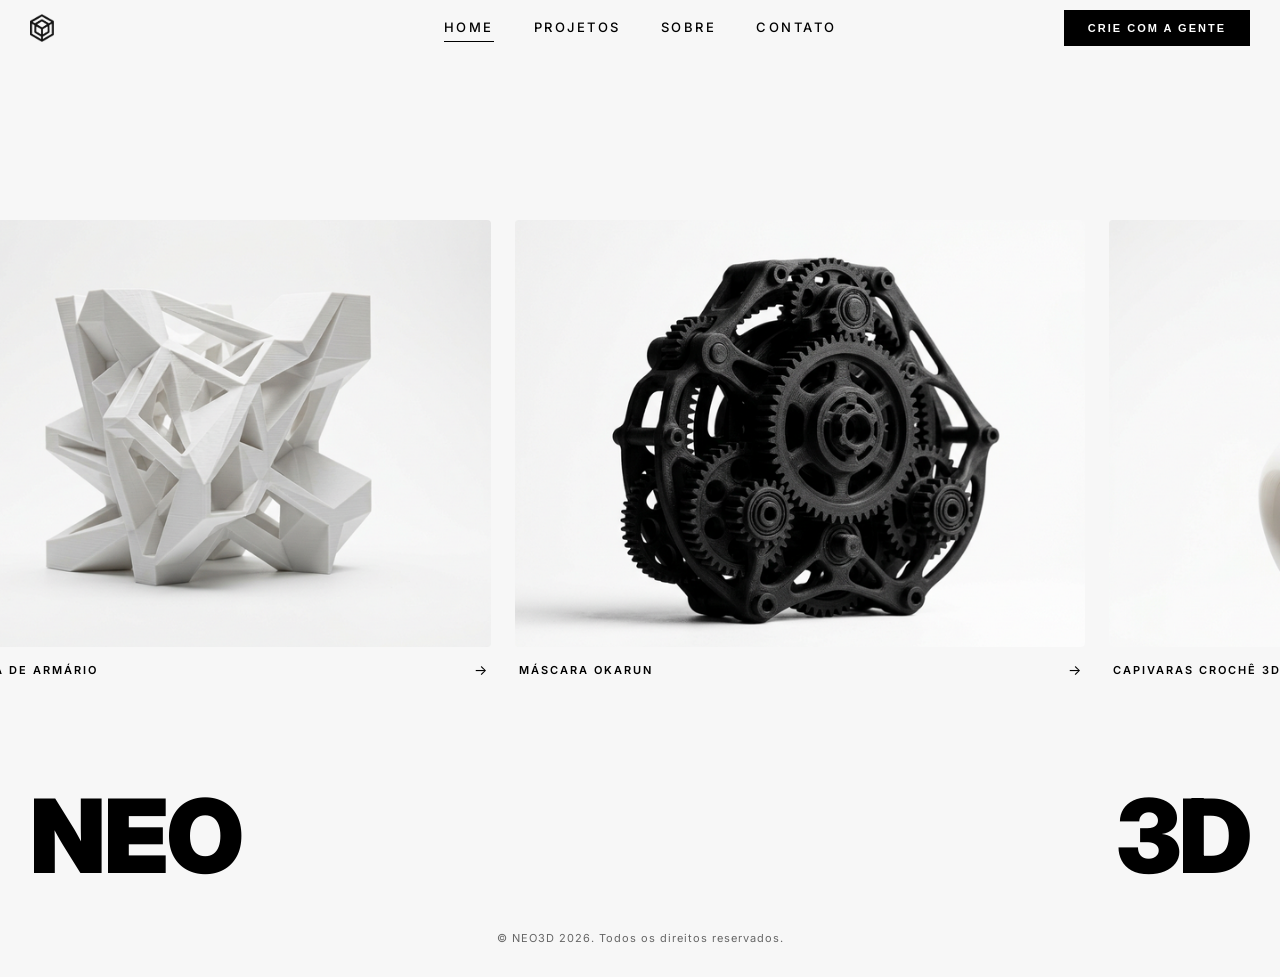
<file: index.html>
<!DOCTYPE html>
<html lang="pt-BR">

<head>
    <meta charset="UTF-8">
    <meta name="viewport" content="width=device-width, initial-scale=1.0">
    <meta name="description"
        content="NEO3D — Loja de peças 3D premium. Criamos peças sob medida em impressão 3D com precisão e design de alto padrão.">
    <title>NEO3D | Home</title>
    <link rel="stylesheet" href="styles.css">
</head>

<body>

    <!-- ─── Header ─── -->
    <header class="header" id="header">
        <a href="index.html" class="header__logo">
            <img src="assets/images/logo.png" alt="NEO3D Logo" class="logo-img">
        </a>

        <nav class="header__nav" id="desktopNav">
            <a href="index.html" class="active">HOME</a>
            <a href="projetos.html">PROJETOS</a>
            <a href="sobre.html">SOBRE</a>
            <a href="contato.html">CONTATO</a>
        </nav>

        <div class="header__right">
            <button class="header__cta" onclick="window.location.href='contato.html'">CRIE COM A GENTE</button>
            <div class="header__hamburger" id="hamburger">
                <span></span>
                <span></span>
                <span></span>
            </div>
        </div>
    </header>

    <!-- ─── Mobile Menu Overlay ─── -->
    <div class="menu-overlay" id="menuOverlay">
        <a href="index.html">Home</a>
        <a href="projetos.html">Projetos</a>
        <a href="sobre.html">Sobre</a>
        <a href="contato.html">Contato</a>
    </div>

    <!-- ─── Hero Section — Infinite Carousel ─── -->
    <section class="hero">
        <div class="hero__gallery" id="heroGallery">
            <div class="hero__track" id="heroTrack">
                <div class="hero__item" data-href="detalhes/miniatura-armario.html">
                    <div class="hero__item-img">
                        <img src="assets/images/piece-1.png" alt="Miniatura de Armário 3D">
                    </div>
                    <div class="hero__item-info">
                        <span class="hero__item-title">Miniatura de Armário</span>
                        <span class="hero__item-arrow">→</span>
                    </div>
                </div>
                <div class="hero__item" data-href="detalhes/mascara-okarun.html">
                    <div class="hero__item-img">
                        <img src="assets/images/piece-2.png" alt="Máscara Okarun (Dan Da Dan)">
                    </div>
                    <div class="hero__item-info">
                        <span class="hero__item-title">Máscara Okarun</span>
                        <span class="hero__item-arrow">→</span>
                    </div>
                </div>
                <div class="hero__item" data-href="detalhes/capivaras-croche.html">
                    <div class="hero__item-img">
                        <img src="assets/images/piece-3.png" alt="Capivaras 3D (Textura Crochê)">
                    </div>
                    <div class="hero__item-info">
                        <span class="hero__item-title">Capivaras Crochê 3D</span>
                        <span class="hero__item-arrow">→</span>
                    </div>
                </div>
                <div class="hero__item" data-href="detalhes/esfera-lattice.html">
                    <div class="hero__item-img">
                        <img src="assets/images/piece-4.png" alt="Esfera Lattice">
                    </div>
                    <div class="hero__item-info">
                        <span class="hero__item-title">Esfera Lattice</span>
                        <span class="hero__item-arrow">→</span>
                    </div>
                </div>
                <div class="hero__item" data-href="detalhes/maquete-arquitetonica.html">
                    <div class="hero__item-img">
                        <img src="assets/images/piece-5.png" alt="Maquete Arquitetônica">
                    </div>
                    <div class="hero__item-info">
                        <span class="hero__item-title">Maquete Arquitetônica</span>
                        <span class="hero__item-arrow">→</span>
                    </div>
                </div>
                <div class="hero__item" data-href="detalhes/puzzle-artistico.html">
                    <div class="hero__item-img">
                        <img src="assets/images/piece-6.png" alt="Puzzle Artístico">
                    </div>
                    <div class="hero__item-info">
                        <span class="hero__item-title">Puzzle Artístico</span>
                        <span class="hero__item-arrow">→</span>
                    </div>
                </div>
                <div class="hero__item" data-href="detalhes/dragao-figurino.html">
                    <div class="hero__item-img">
                        <img src="assets/images/piece-7.png" alt="Dragão Figurino">
                    </div>
                    <div class="hero__item-info">
                        <span class="hero__item-title">Dragão Figurino</span>
                        <span class="hero__item-arrow">→</span>
                    </div>
                </div>
                <div class="hero__item" data-href="detalhes/luminaria-geometrica.html">
                    <div class="hero__item-img">
                        <img src="assets/images/piece-8.png" alt="Luminária Geométrica">
                    </div>
                    <div class="hero__item-info">
                        <span class="hero__item-title">Luminária Geométrica</span>
                        <span class="hero__item-arrow">→</span>
                    </div>
                </div>
            </div>
        </div>
    </section>

    <!-- ─── Footer Framing ─── -->
    <div class="footer-frame">
        <span class="footer-frame__text">NEO</span>
        <span class="footer-frame__text">3D</span>
    </div>

    <!-- ─── Footer ─── -->
    <footer class="footer">
        © NEO3D 2026. Todos os direitos reservados.
    </footer>

    <script src="script.js"></script>
</body>

</html>
</file>
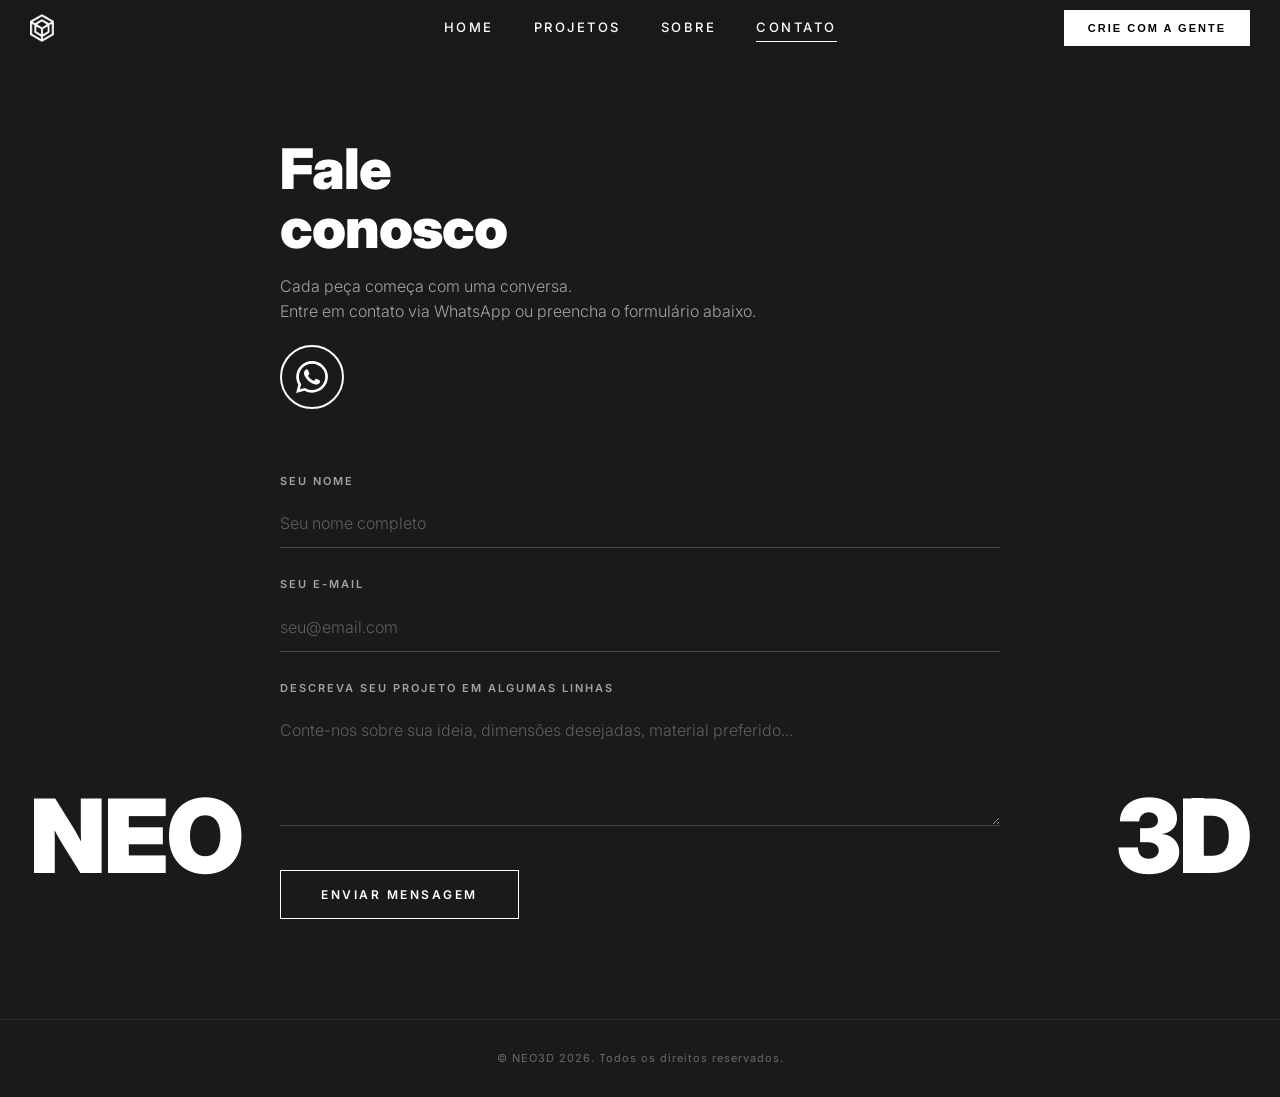
<file: contato.html>
<!DOCTYPE html>
<html lang="pt-BR">

<head>
    <meta charset="UTF-8">
    <meta name="viewport" content="width=device-width, initial-scale=1.0">
    <meta name="description"
        content="NEO3D — Entre em contato conosco para iniciar seu projeto de impressão 3D personalizado.">
    <title>NEO3D | Contato</title>
    <link rel="stylesheet" href="styles.css">
</head>

<body class="page-dark">

    <!-- ─── Header (Dark) ─── -->
    <header class="header header--dark" id="header">
        <a href="index.html" class="header__logo">
            <img src="assets/images/logo_branca.png" alt="" class="logo-img">
        </a>

        <nav class="header__nav" id="desktopNav">
            <a href="index.html">HOME</a>
            <a href="projetos.html">PROJETOS</a>
            <a href="sobre.html">SOBRE</a>
            <a href="contato.html" class="active">CONTATO</a>
        </nav>

        <div class="header__right">
            <button class="header__cta" onclick="window.location.href='contato.html'">CRIE COM A GENTE</button>
            <div class="header__hamburger" id="hamburger">
                <span></span>
                <span></span>
                <span></span>
            </div>
        </div>
    </header>

    <!-- ─── Mobile Menu Overlay ─── -->
    <div class="menu-overlay" id="menuOverlay">
        <a href="index.html">Home</a>
        <a href="projetos.html">Projetos</a>
        <a href="sobre.html">Sobre</a>
        <a href="contato.html">Contato</a>
    </div>

    <!-- ─── Contact Content ─── -->
    <main class="contact-page">
        <div class="reveal">
            <h1>Fale<br>conosco</h1>
            <p class="subtitle" style="margin-bottom: 12px;">
                Cada peça começa com uma conversa.<br>Entre em contato via WhatsApp ou preencha o formulário
                abaixo.
            </p>

            <a href="https://wa.me/554195066428" target="_blank" class="whatsapp-btn-large"
                aria-label="Fale pelo WhatsApp">
                <svg xmlns="http://www.w3.org/2000/svg" viewBox="0 0 24 24">
                    <path
                        d="M17.472 14.382c-.297-.149-1.758-.867-2.03-.967-.273-.099-.471-.148-.67.15-.197.297-.767.966-.94 1.164-.173.199-.347.223-.644.075-.297-.15-1.255-.463-2.39-1.475-.883-.788-1.48-1.761-1.653-2.059-.173-.297-.018-.458.13-.606.134-.133.298-.347.446-.52.149-.174.198-.298.298-.497.099-.198.05-.371-.025-.52-.075-.149-.669-1.612-.916-2.207-.242-.579-.487-.5-.669-.51a12.8 12.8 0 0 0-.57-.01c-.198 0-.52.074-.792.372-.272.297-1.04 1.016-1.04 2.479 0 1.462 1.065 2.875 1.213 3.074.149.198 2.096 3.2 5.077 4.487.709.306 1.262.489 1.694.625.712.227 1.36.195 1.871.118.571-.085 1.758-.719 2.006-1.413.248-.694.248-1.289.173-1.413-.074-.124-.272-.198-.57-.347m-5.421 7.403h-.004a9.87 9.87 0 0 1-5.031-1.378l-.361-.214-3.741.982.998-3.648-.235-.374a9.86 9.86 0 0 1-1.51-5.26c.001-5.45 4.436-9.884 9.888-9.884 2.64 0 5.122 1.03 6.988 2.898a9.825 9.825 0 0 1 2.893 6.994c-.003 5.45-4.437 9.884-9.885 9.884m8.413-18.297A11.815 11.815 0 0 0 12.05 0C5.495 0 .16 5.335.157 11.892c0 2.096.547 4.142 1.588 5.945L.057 24l6.305-1.654a11.882 11.882 0 0 0 5.683 1.448h.005c6.554 0 11.89-5.335 11.893-11.893a11.821 11.821 0 0 0-3.48-8.413Z" />
                </svg>
            </a>
        </div>

        <form class="reveal" id="contactForm" onsubmit="return false;">
            <div class="form-group">
                <label for="name">SEU NOME</label>
                <input type="text" id="name" placeholder="Seu nome completo" required>
            </div>

            <div class="form-group">
                <label for="email">SEU E-MAIL</label>
                <input type="email" id="email" placeholder="seu@email.com" required>
            </div>

            <div class="form-group">
                <label for="message">DESCREVA SEU PROJETO EM ALGUMAS LINHAS</label>
                <textarea id="message"
                    placeholder="Conte-nos sobre sua ideia, dimensões desejadas, material preferido..."
                    required></textarea>
            </div>

            <button type="submit" class="form-submit">ENVIAR MENSAGEM</button>
        </form>
    </main>

    <!-- ─── Footer Framing ─── -->
    <div class="footer-frame">
        <span class="footer-frame__text footer-frame__text--dark">NEO</span>
        <span class="footer-frame__text footer-frame__text--dark">3D</span>
    </div>

    <!-- ─── Footer ─── -->
    <footer class="footer">
        © NEO3D 2026. Todos os direitos reservados.
    </footer>

    <script src="script.js"></script>
</body>

</html>
</file>
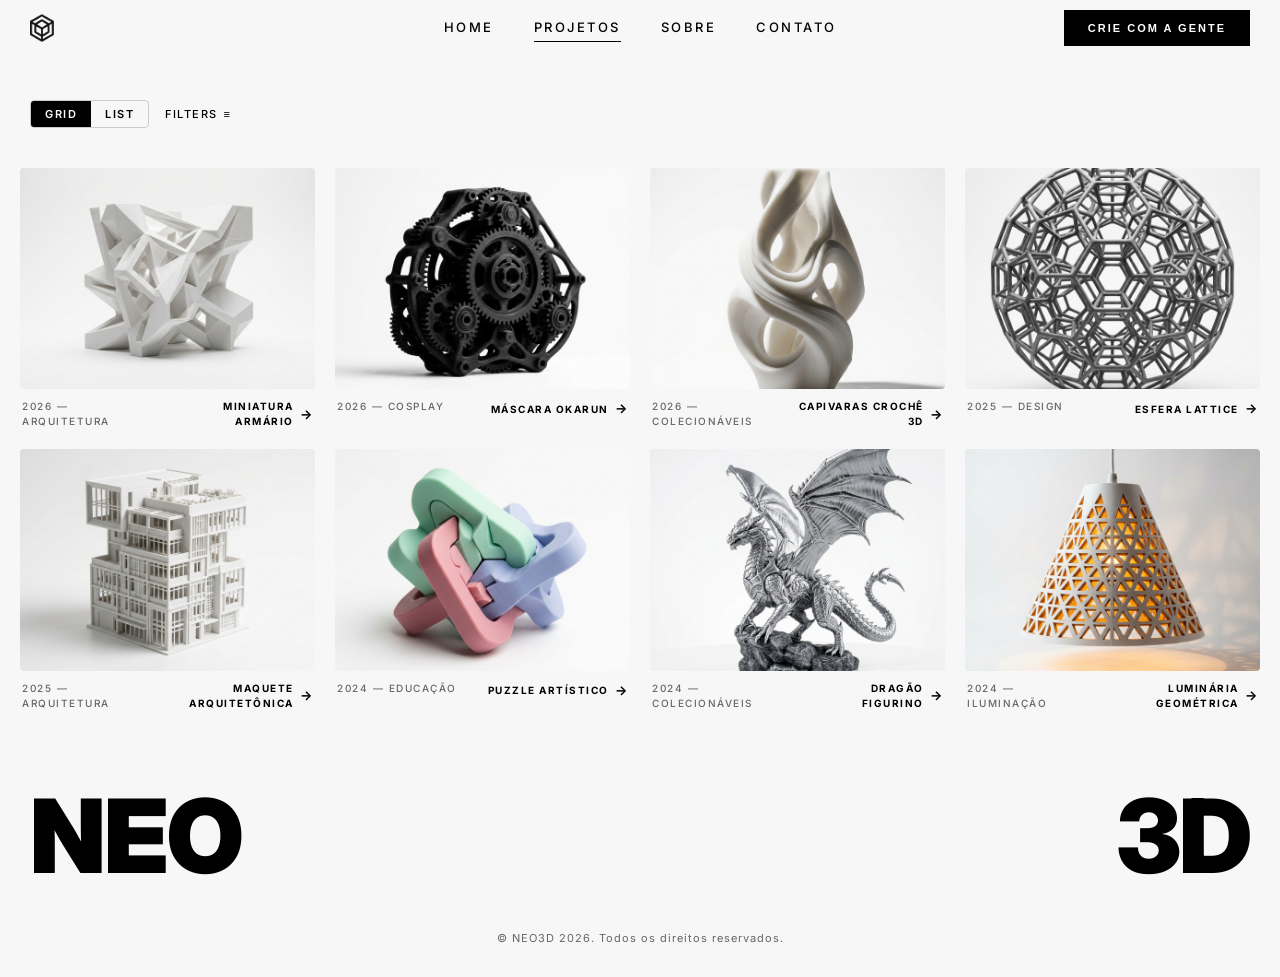
<file: projetos.html>
<!DOCTYPE html>
<html lang="pt-BR">

<head>
    <meta charset="UTF-8">
    <meta name="viewport" content="width=device-width, initial-scale=1.0">
    <meta name="description"
        content="NEO3D — Galeria de projetos e peças 3D premium. Confira nosso portfólio de impressão 3D.">
    <title>NEO3D | Projetos</title>
    <link rel="stylesheet" href="styles.css">
</head>

<body>

    <!-- ─── Header ─── -->
    <header class="header" id="header">
        <a href="index.html" class="header__logo">
            <img src="assets/images/logo.png" alt="" class="logo-img">
        </a>

        <nav class="header__nav" id="desktopNav">
            <a href="index.html">HOME</a>
            <a href="projetos.html" class="active">PROJETOS</a>
            <a href="sobre.html">SOBRE</a>
            <a href="contato.html">CONTATO</a>
        </nav>

        <div class="header__right">
            <button class="header__cta" onclick="window.location.href='contato.html'">CRIE COM A GENTE</button>
            <div class="header__hamburger" id="hamburger">
                <span></span>
                <span></span>
                <span></span>
            </div>
        </div>
    </header>

    <!-- ─── Mobile Menu Overlay ─── -->
    <div class="menu-overlay" id="menuOverlay">
        <a href="index.html">Home</a>
        <a href="projetos.html">Projetos</a>
        <a href="sobre.html">Sobre</a>
        <a href="contato.html">Contato</a>
    </div>

    <!-- ─── Projects Page ─── -->
    <main class="projects-page">

        <!-- Controls -->
        <div class="projects-controls">
            <div class="projects-controls__toggle">
                <button class="projects-controls__btn active" id="gridBtn">GRID</button>
                <button class="projects-controls__btn" id="listBtn">LIST</button>
            </div>
            <button class="projects-controls__filter">
                FILTERS <span>≡</span>
            </button>
        </div>

        <!-- Grid -->
        <div class="projects-grid" id="projectsGrid">

            <div class="project-card reveal" onclick="window.location.href='detalhes/miniatura-armario.html'">
                <div class="project-card__image-wrapper">
                    <img src="assets/images/piece-1.png" alt="Escultura Geométrica Arquitetural">
                </div>
                <div class="project-card__meta">
                    <span class="project-card__info">2026 — ARQUITETURA</span>
                    <span class="project-card__title">MINIATURA ARMÁRIO <span class="arrow">→</span></span>
                </div>
            </div>

            <div class="project-card reveal" onclick="window.location.href='detalhes/mascara-okarun.html'">
                <div class="project-card__image-wrapper">
                    <img src="assets/images/piece-2.png" alt="Máscara Okarun (Dan Da Dan)">
                </div>
                <div class="project-card__meta">
                    <span class="project-card__info">2026 — COSPLAY</span>
                    <span class="project-card__title">MÁSCARA OKARUN <span class="arrow">→</span></span>
                </div>
            </div>

            <div class="project-card reveal" onclick="window.location.href='detalhes/capivaras-croche.html'">
                <div class="project-card__image-wrapper">
                    <img src="assets/images/piece-3.png" alt="Capivaras 3D (Textura Crochê)">
                </div>
                <div class="project-card__meta">
                    <span class="project-card__info">2026 — COLECIONÁVEIS</span>
                    <span class="project-card__title">CAPIVARAS CROCHÊ 3D <span class="arrow">→</span></span>
                </div>
            </div>

            <div class="project-card reveal" onclick="window.location.href='detalhes/esfera-lattice.html'">
                <div class="project-card__image-wrapper">
                    <img src="assets/images/piece-4.png" alt="Esfera Lattice">
                </div>
                <div class="project-card__meta">
                    <span class="project-card__info">2025 — DESIGN</span>
                    <span class="project-card__title">ESFERA LATTICE <span class="arrow">→</span></span>
                </div>
            </div>

            <div class="project-card reveal" onclick="window.location.href='detalhes/maquete-arquitetonica.html'">
                <div class="project-card__image-wrapper">
                    <img src="assets/images/piece-5.png" alt="Maquete Arquitetônica">
                </div>
                <div class="project-card__meta">
                    <span class="project-card__info">2025 — ARQUITETURA</span>
                    <span class="project-card__title">MAQUETE ARQUITETÔNICA <span class="arrow">→</span></span>
                </div>
            </div>

            <div class="project-card reveal" onclick="window.location.href='detalhes/puzzle-artistico.html'">
                <div class="project-card__image-wrapper">
                    <img src="assets/images/piece-6.png" alt="Puzzle Artístico">
                </div>
                <div class="project-card__meta">
                    <span class="project-card__info">2024 — EDUCAÇÃO</span>
                    <span class="project-card__title">PUZZLE ARTÍSTICO <span class="arrow">→</span></span>
                </div>
            </div>

            <div class="project-card reveal" onclick="window.location.href='detalhes/dragao-figurino.html'">
                <div class="project-card__image-wrapper">
                    <img src="assets/images/piece-7.png" alt="Dragão Figurino">
                </div>
                <div class="project-card__meta">
                    <span class="project-card__info">2024 — COLECIONÁVEIS</span>
                    <span class="project-card__title">DRAGÃO FIGURINO <span class="arrow">→</span></span>
                </div>
            </div>

            <div class="project-card reveal" onclick="window.location.href='detalhes/luminaria-geometrica.html'">
                <div class="project-card__image-wrapper">
                    <img src="assets/images/piece-8.png" alt="Luminária Geométrica">
                </div>
                <div class="project-card__meta">
                    <span class="project-card__info">2024 — ILUMINAÇÃO</span>
                    <span class="project-card__title">LUMINÁRIA GEOMÉTRICA <span class="arrow">→</span></span>
                </div>
            </div>

        </div>
    </main>

    <!-- ─── Footer Framing ─── -->
    <div class="footer-frame">
        <span class="footer-frame__text">NEO</span>
        <span class="footer-frame__text">3D</span>
    </div>

    <!-- ─── Footer ─── -->
    <footer class="footer">
        © NEO3D 2026. Todos os direitos reservados.
    </footer>

    <script src="script.js"></script>
</body>

</html>
</file>
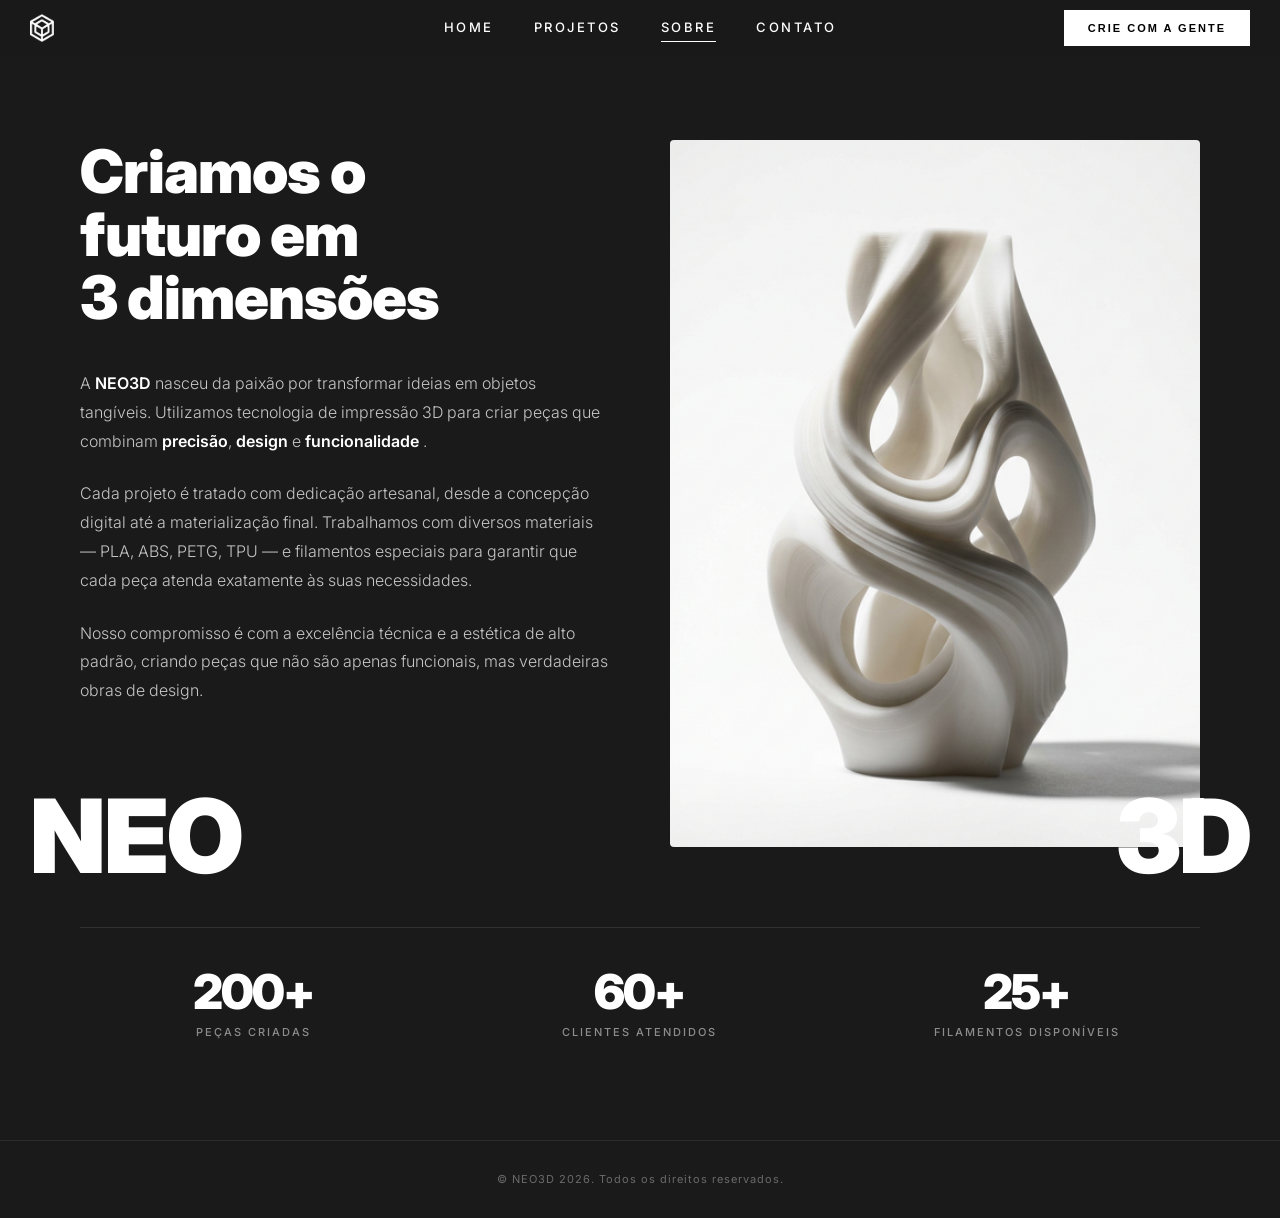
<file: sobre.html>
<!DOCTYPE html>
<html lang="pt-BR">

<head>
    <meta charset="UTF-8">
    <meta name="viewport" content="width=device-width, initial-scale=1.0">
    <meta name="description"
        content="NEO3D — Conheça nossa história, equipe e compromisso com impressão 3D de excelência.">
    <title>NEO3D | Sobre</title>
    <link rel="stylesheet" href="styles.css">
</head>

<body class="page-dark">

    <!-- ─── Header (Dark) ─── -->
    <header class="header header--dark" id="header">
        <a href="index.html" class="header__logo">
            <img src="assets/images/logo_branca.png" alt="" class="logo-img">
        </a>

        <nav class="header__nav" id="desktopNav">
            <a href="index.html">HOME</a>
            <a href="projetos.html">PROJETOS</a>
            <a href="sobre.html" class="active">SOBRE</a>
            <a href="contato.html">CONTATO</a>
        </nav>

        <div class="header__right">
            <button class="header__cta" onclick="window.location.href='contato.html'">CRIE COM A GENTE</button>
            <div class="header__hamburger" id="hamburger">
                <span></span>
                <span></span>
                <span></span>
            </div>
        </div>
    </header>

    <!-- ─── Mobile Menu Overlay ─── -->
    <div class="menu-overlay" id="menuOverlay">
        <a href="index.html">Home</a>
        <a href="projetos.html">Projetos</a>
        <a href="sobre.html">Sobre</a>
        <a href="contato.html">Contato</a>
    </div>

    <!-- ─── About Content ─── -->
    <main class="about-page">
        <div class="about-grid">
            <div class="about-content reveal">
                <h1>Criamos o<br>futuro em<br>3 dimensões</h1>
                <p>
                    A <span class="highlight">NEO3D</span> nasceu da paixão por transformar ideias em objetos tangíveis.
                    Utilizamos tecnologia de impressão 3D para criar peças que combinam
                    <span class="highlight">precisão</span>, <span class="highlight">design </span>
                    e <span class="highlight">funcionalidade </span>.
                </p>
                <p>
                    Cada projeto é tratado com dedicação artesanal, desde a concepção digital até a
                    materialização final. Trabalhamos com diversos materiais — PLA, ABS, PETG, TPU — e filamentos
                    especiais
                    para garantir que cada peça atenda exatamente às suas necessidades.
                </p>
                <p>
                    Nosso compromisso é com a excelência técnica e a estética de alto padrão,
                    criando peças que não são apenas funcionais, mas verdadeiras obras de design.
                </p>
            </div>
            <div class="about-image reveal">
                <img src="assets/images/piece-3.png" alt="Peça 3D NEO3D em detalhe">
            </div>
        </div>

        <div class="about-stats reveal">
            <div class="stat">
                <div class="stat__number">200+</div>
                <div class="stat__label">Peças Criadas</div>
            </div>
            <div class="stat">
                <div class="stat__number">60+</div>
                <div class="stat__label">Clientes Atendidos</div>
            </div>
            <div class="stat">
                <div class="stat__number">25+</div>
                <div class="stat__label">Filamentos Disponíveis</div>
            </div>
        </div>
    </main>

    <!-- ─── Footer Framing ─── -->
    <div class="footer-frame">
        <span class="footer-frame__text footer-frame__text--dark">NEO</span>
        <span class="footer-frame__text footer-frame__text--dark">3D</span>
    </div>

    <!-- ─── Footer ─── -->
    <footer class="footer">
        © NEO3D 2026. Todos os direitos reservados.
    </footer>

    <script src="script.js"></script>
</body>

</html>
</file>
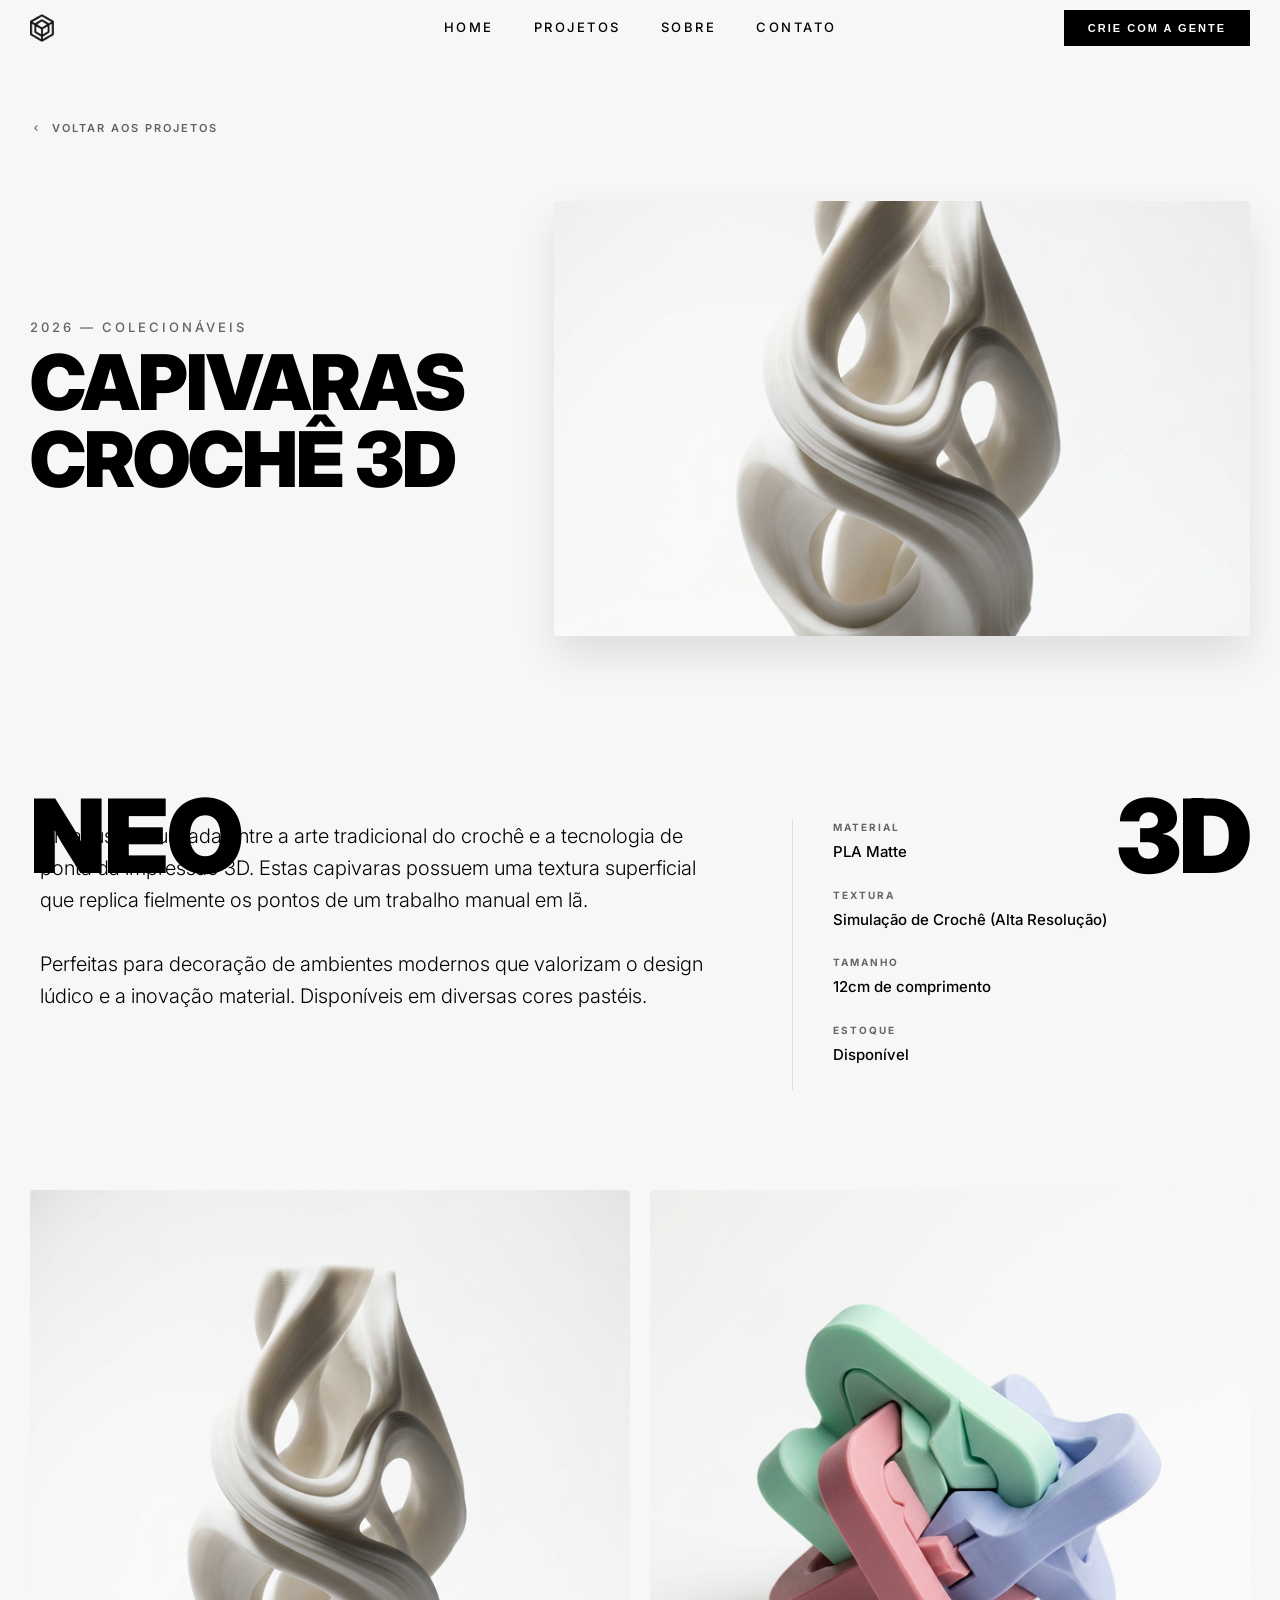
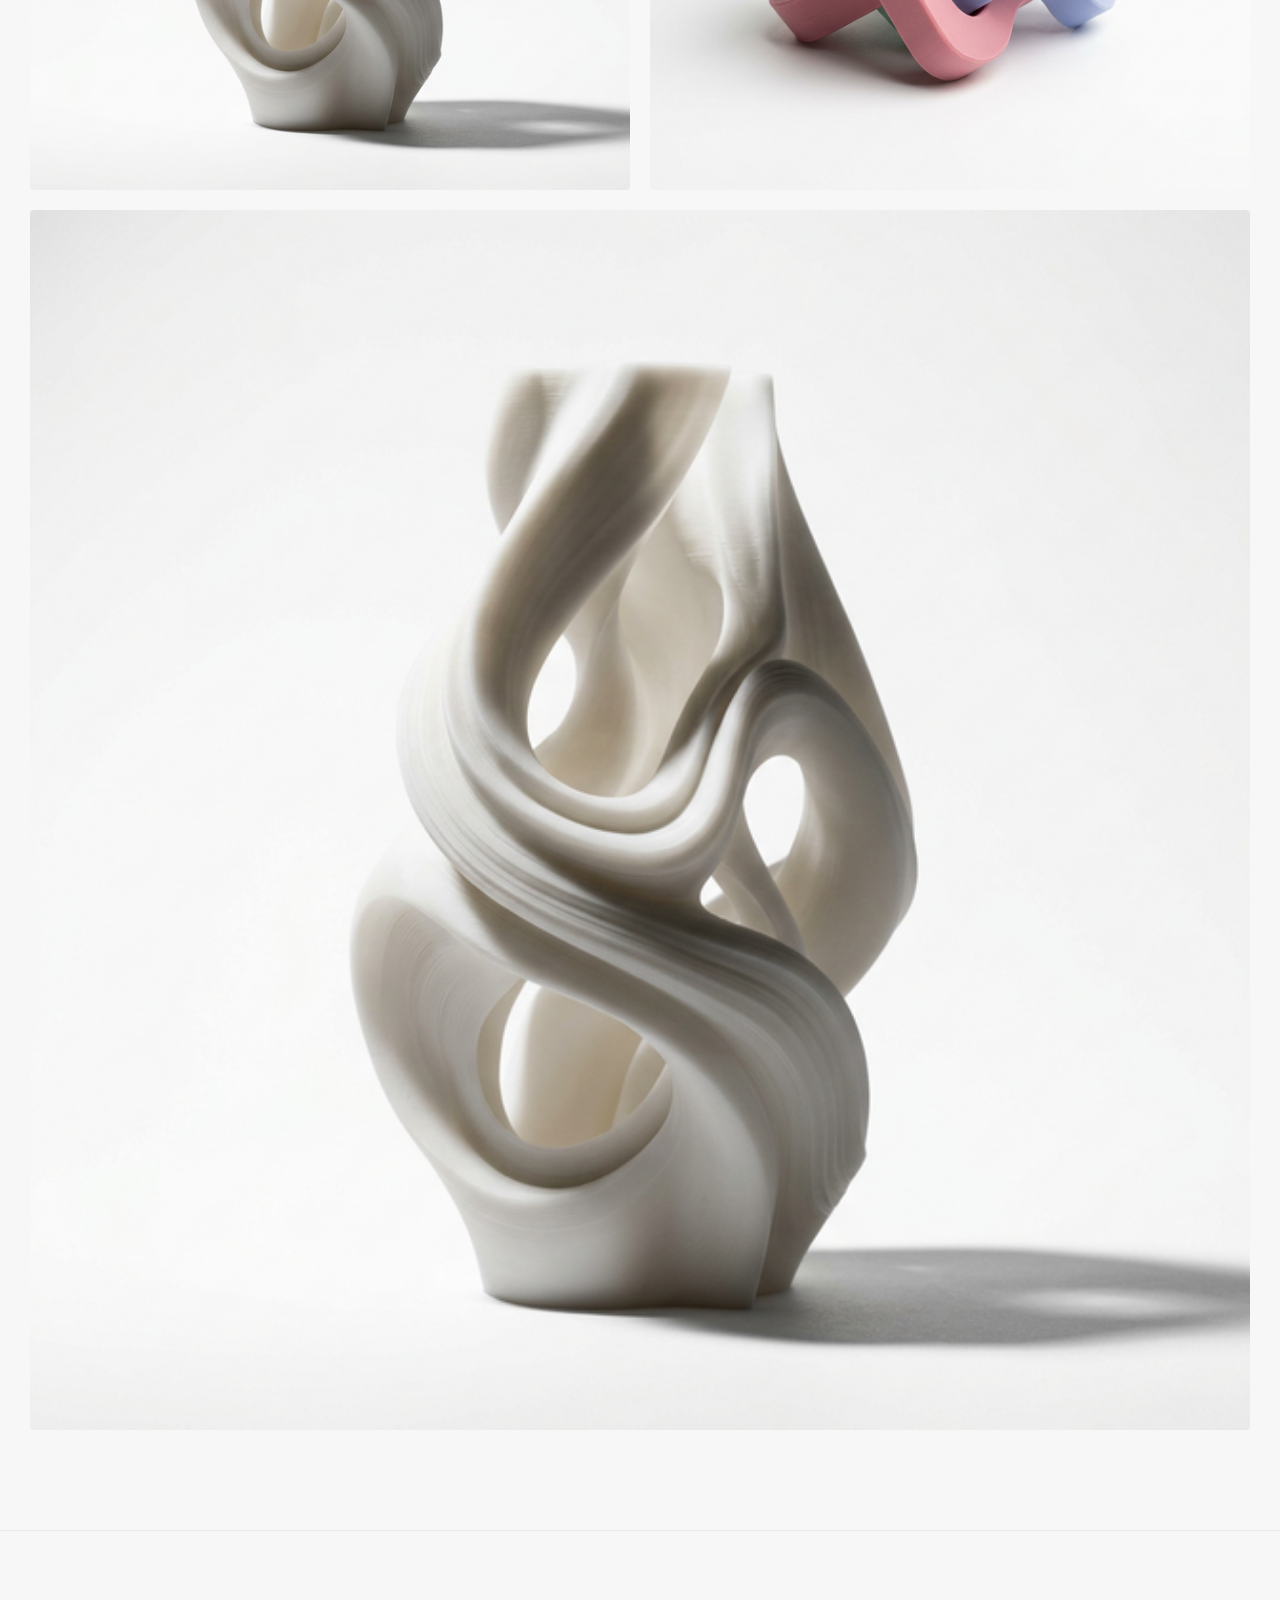
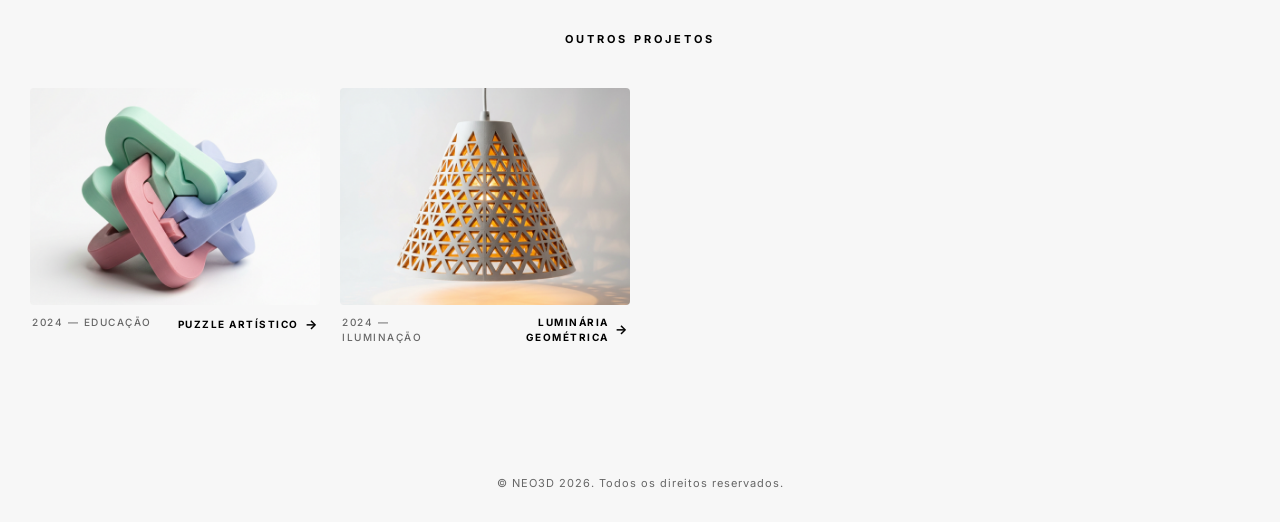
<file: detalhes/capivaras-croche.html>
<!DOCTYPE html>
<html lang="pt-BR">

<head>
    <meta charset="UTF-8">
    <meta name="viewport" content="width=device-width, initial-scale=1.0">
    <meta name="description" content="NEO3D — Detalhes das Capivaras Crochê 3D. Peças premium com precisão e design.">
    <title>NEO3D | Capivaras Crochê 3D</title>
    <link rel="stylesheet" href="../styles.css">
</head>

<body>

    <!-- ─── Header ─── -->
    <header class="header" id="header">
        <a href="../index.html" class="header__logo">
            <img src="../assets/images/logo.png" alt="NEO3D Logo" class="logo-img">
        </a>

        <nav class="header__nav" id="desktopNav">
            <a href="../index.html">HOME</a>
            <a href="../projetos.html">PROJETOS</a>
            <a href="../sobre.html">SOBRE</a>
            <a href="../contato.html">CONTATO</a>
        </nav>

        <div class="header__right">
            <button class="header__cta" onclick="window.location.href='../contato.html'">CRIE COM A GENTE</button>
            <div class="header__hamburger" id="hamburger">
                <span></span>
                <span></span>
                <span></span>
            </div>
        </div>
    </header>

    <!-- ─── Mobile Menu Overlay ─── -->
    <div class="menu-overlay" id="menuOverlay">
        <a href="../index.html">Home</a>
        <a href="../projetos.html">Projetos</a>
        <a href="../sobre.html">Sobre</a>
        <a href="../contato.html">Contato</a>
    </div>

    <!-- ─── Project Detail Content ─── -->
    <main>
        <section class="project-head">
            <a href="../projetos.html" class="project-head__link-back">
                <svg viewBox="0 0 24 24"><path d="M8.59 16.59L13.17 12 8.59 7.41 10 6l6 6-6 6-1.41-1.41z"/></svg>
                Voltar aos projetos
            </a>
            <div class="project-head__container">
                <div class="project-head__grid">
                    <div class="project-head__content reveal">
                        <div class="project-head__meta">2026 — COLECIONÁVEIS</div>
                        <h1 class="project-head__title">Capivaras<br>Crochê 3D</h1>
                    </div>
                    <div class="project-head__image-wrapper reveal">
                        <img src="../assets/images/piece-3.png" alt="Capivaras Crochê 3D" class="project-head__image">
                    </div>
                </div>
            </div>
        </section>

        <section class="module-description">
            <div class="module-description__container">
                <div class="module-description__grid">
                    <div class="module-description__text reveal">
                        <p>
                            Uma fusão inusitada entre a arte tradicional do crochê e a tecnologia de ponta da impressão 3D. 
                            Estas capivaras possuem uma textura superficial que replica fielmente os pontos de um trabalho manual em lã.
                        </p>
                        <br>
                        <p>
                            Perfeitas para decoração de ambientes modernos que valorizam o design lúdico e a inovação material. 
                            Disponíveis em diversas cores pastéis.
                        </p>
                    </div>
                    <div class="module-description__specs reveal">
                        <div class="spec-item">
                            <span class="spec-label">Material</span>
                            <span class="spec-value">PLA Matte</span>
                        </div>
                        <div class="spec-item">
                            <span class="spec-label">Textura</span>
                            <span class="spec-value">Simulação de Crochê (Alta Resolução)</span>
                        </div>
                        <div class="spec-item">
                            <span class="spec-label">Tamanho</span>
                            <span class="spec-value">12cm de comprimento</span>
                        </div>
                        <div class="spec-item">
                            <span class="spec-label">Estoque</span>
                            <span class="spec-value">Disponível</span>
                        </div>
                    </div>
                </div>
            </div>
        </section>

        <section class="module-gallery">
            <div class="module-gallery__grid">
                <div class="module-gallery__item reveal">
                    <img src="../assets/images/piece-3.png" alt="Detalhe 1">
                </div>
                <div class="module-gallery__item reveal">
                    <img src="../assets/images/piece-6.png" alt="Detalhe 2">
                </div>
                <div class="module-gallery__item module-gallery__item--full reveal">
                    <img src="../assets/images/piece-3.png" alt="Visão Geral">
                </div>
            </div>
        </section>

        <section class="project-similar">
            <h3 class="project-similar__title">OUTROS PROJETOS</h3>
            <div class="projects-grid">
                <div class="project-card reveal" onclick="window.location.href='puzzle-artistico.html'">
                    <div class="project-card__image-wrapper">
                        <img src="../assets/images/piece-6.png" alt="Puzzle Artístico">
                    </div>
                    <div class="project-card__meta">
                        <span class="project-card__info">2024 — EDUCAÇÃO</span>
                        <span class="project-card__title">PUZZLE ARTÍSTICO <span class="arrow">→</span></span>
                    </div>
                </div>
                <div class="project-card reveal" onclick="window.location.href='luminaria-geometrica.html'">
                    <div class="project-card__image-wrapper">
                        <img src="../assets/images/piece-8.png" alt="Luminária Geométrica">
                    </div>
                    <div class="project-card__meta">
                        <span class="project-card__info">2024 — ILUMINAÇÃO</span>
                        <span class="project-card__title">LUMINÁRIA GEOMÉTRICA <span class="arrow">→</span></span>
                    </div>
                </div>
            </div>
        </section>
    </main>

    <!-- ─── Footer Framing ─── -->
    <div class="footer-frame">
        <span class="footer-frame__text">NEO</span>
        <span class="footer-frame__text">3D</span>
    </div>

    <!-- ─── Footer ─── -->
    <footer class="footer">
        © NEO3D 2026. Todos os direitos reservados.
    </footer>

    <script src="../script.js"></script>
</body>

</html>
</file>
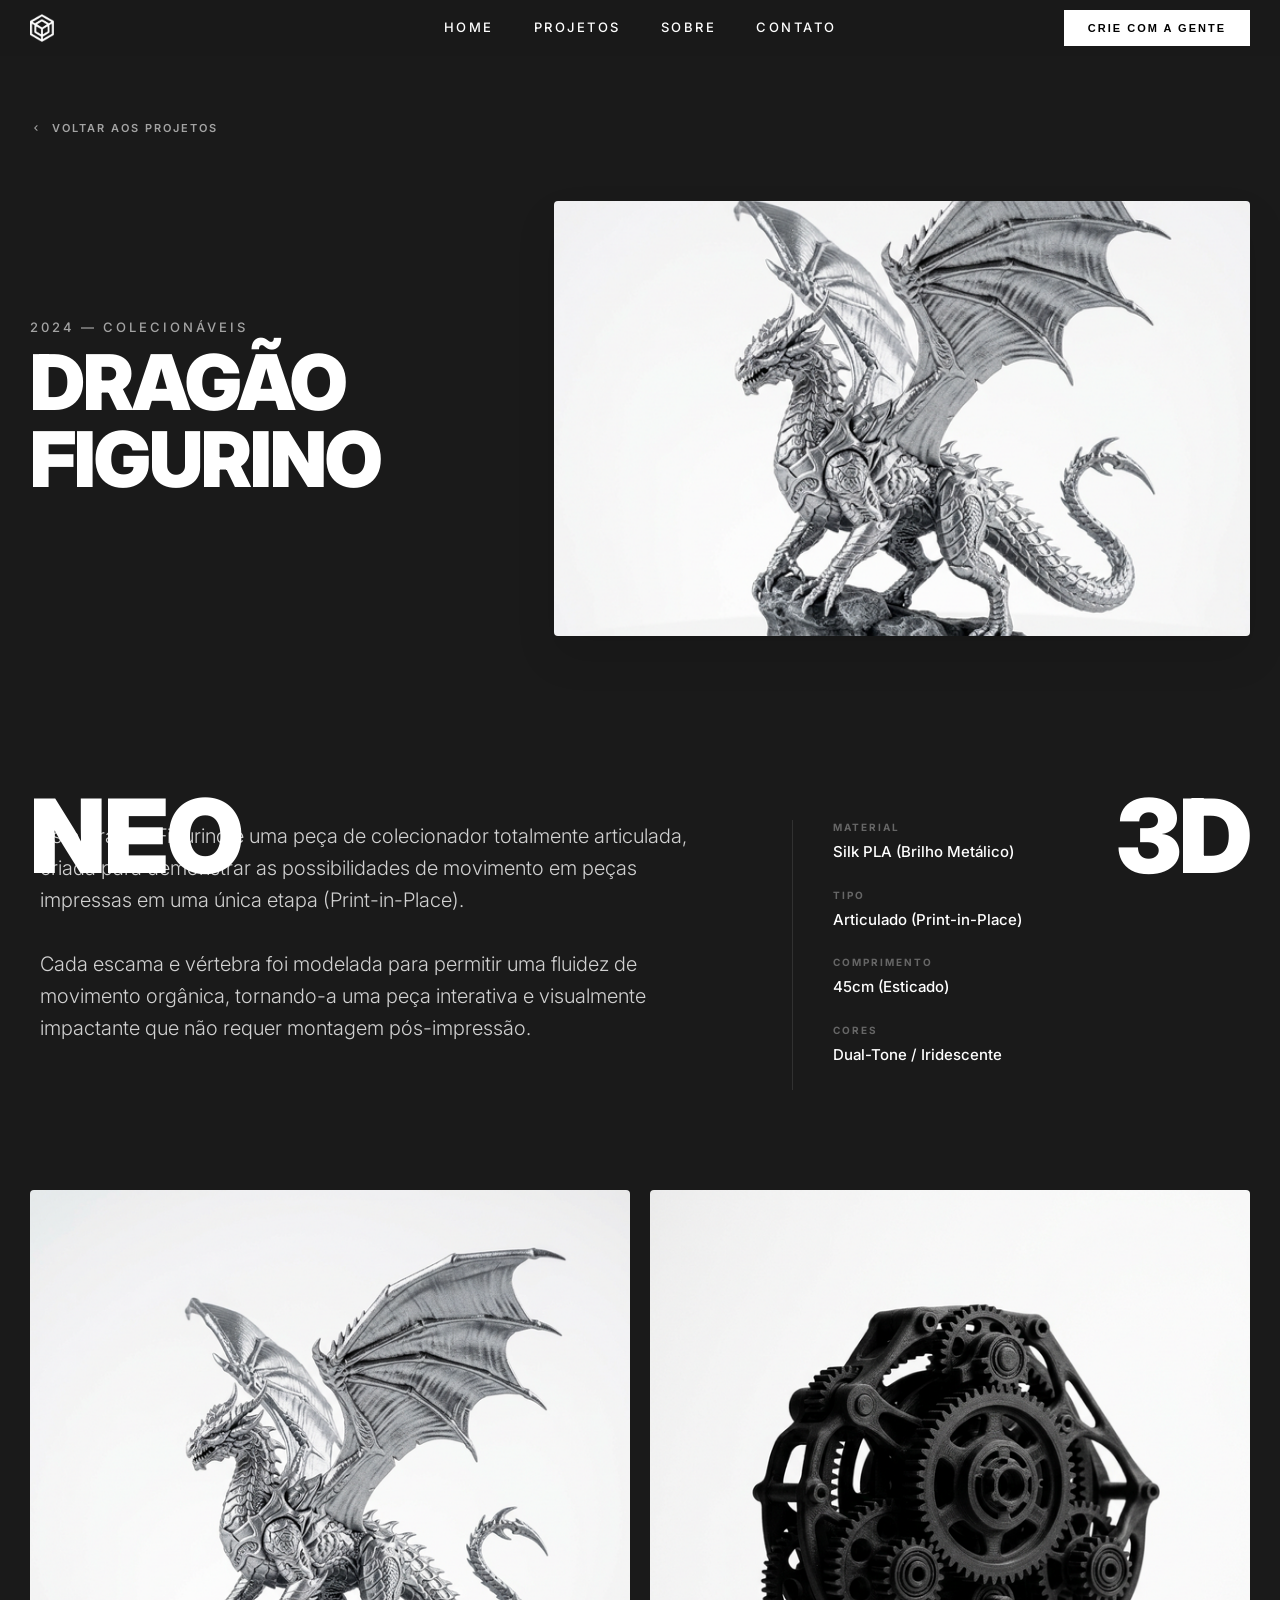
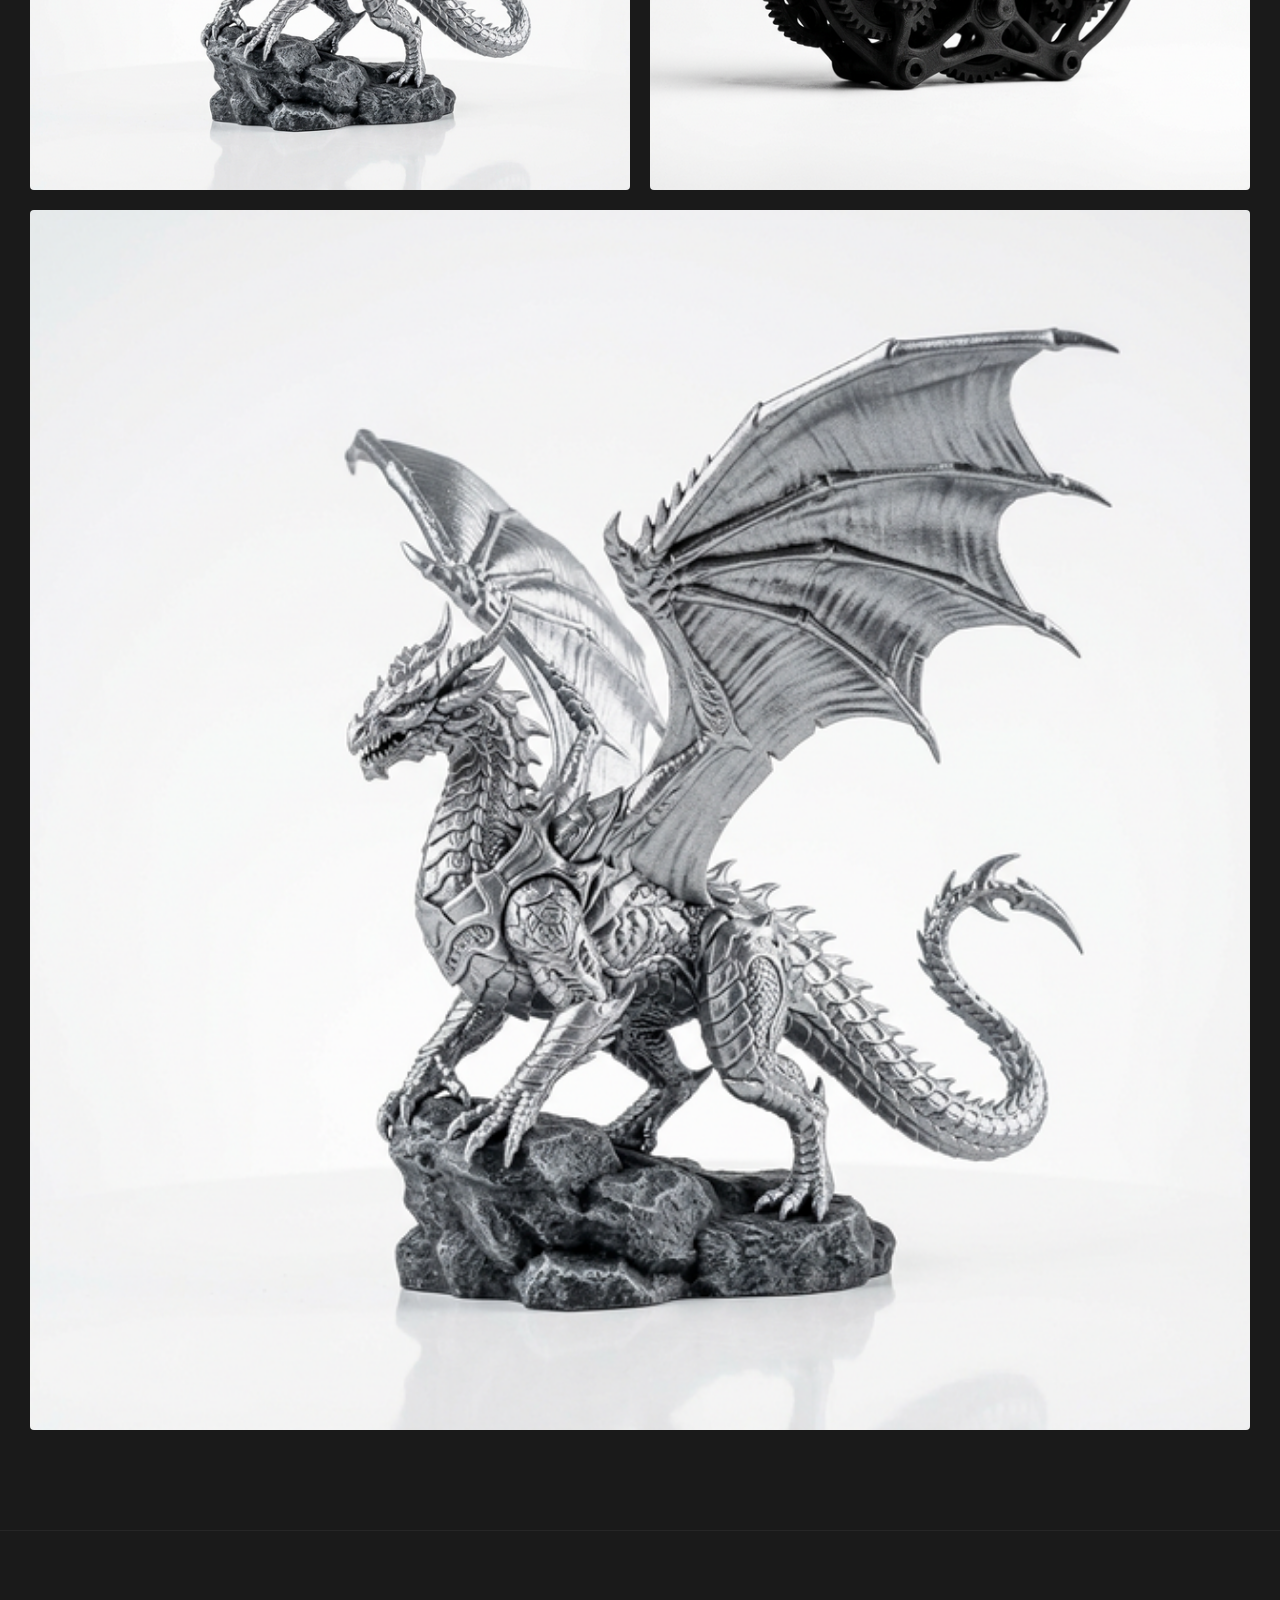
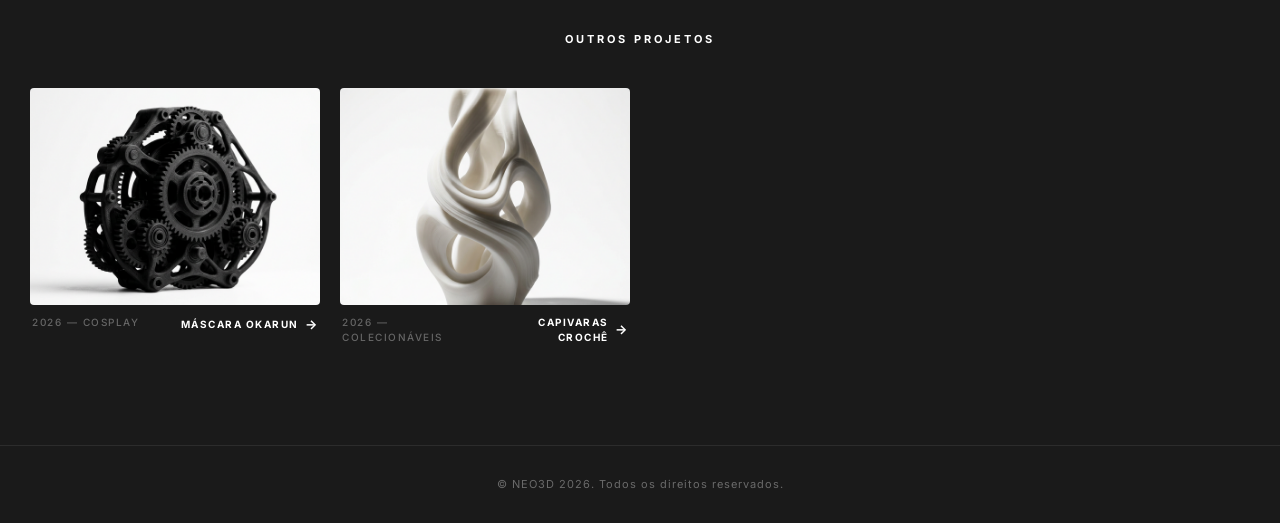
<file: detalhes/dragao-figurino.html>
<!DOCTYPE html>
<html lang="pt-BR">

<head>
    <meta charset="UTF-8">
    <meta name="viewport" content="width=device-width, initial-scale=1.0">
    <meta name="description" content="NEO3D — Detalhes do Dragão Figurino 3D. Peças premium com precisão e design.">
    <title>NEO3D | Dragão Figurino</title>
    <link rel="stylesheet" href="../styles.css">
</head>

<body class="page-dark">

    <!-- ─── Header ─── -->
    <header class="header header--dark" id="header">
        <a href="../index.html" class="header__logo">
            <img src="../assets/images/logo_branca.png" alt="NEO3D Logo" class="logo-img">
        </a>

        <nav class="header__nav" id="desktopNav">
            <a href="../index.html">HOME</a>
            <a href="../projetos.html">PROJETOS</a>
            <a href="../sobre.html">SOBRE</a>
            <a href="../contato.html">CONTATO</a>
        </nav>

        <div class="header__right">
            <button class="header__cta" onclick="window.location.href='../contato.html'">CRIE COM A GENTE</button>
            <div class="header__hamburger" id="hamburger">
                <span></span>
                <span></span>
                <span></span>
            </div>
        </div>
    </header>

    <!-- ─── Mobile Menu Overlay ─── -->
    <div class="menu-overlay" id="menuOverlay">
        <a href="../index.html">Home</a>
        <a href="../projetos.html">Projetos</a>
        <a href="../sobre.html">Sobre</a>
        <a href="../contato.html">Contato</a>
    </div>

    <!-- ─── Project Detail Content ─── -->
    <main>
        <section class="project-head">
            <a href="../projetos.html" class="project-head__link-back">
                <svg viewBox="0 0 24 24"><path d="M8.59 16.59L13.17 12 8.59 7.41 10 6l6 6-6 6-1.41-1.41z"/></svg>
                Voltar aos projetos
            </a>
            <div class="project-head__container">
                <div class="project-head__grid">
                    <div class="project-head__content reveal">
                        <div class="project-head__meta">2024 — COLECIONÁVEIS</div>
                        <h1 class="project-head__title">Dragão<br>Figurino</h1>
                    </div>
                    <div class="project-head__image-wrapper reveal">
                        <img src="../assets/images/piece-7.png" alt="Dragão Figurino" class="project-head__image">
                    </div>
                </div>
            </div>
        </section>

        <section class="module-description">
            <div class="module-description__container">
                <div class="module-description__grid">
                    <div class="module-description__text reveal">
                        <p>
                            Este Dragão Figurino é uma peça de colecionador totalmente articulada, 
                            criada para demonstrar as possibilidades de movimento em peças impressas em uma única etapa (Print-in-Place).
                        </p>
                        <br>
                        <p>
                            Cada escama e vértebra foi modelada para permitir uma fluidez de movimento orgânica, 
                            tornando-a uma peça interativa e visualmente impactante que não requer montagem pós-impressão.
                        </p>
                    </div>
                    <div class="module-description__specs reveal">
                        <div class="spec-item">
                            <span class="spec-label">Material</span>
                            <span class="spec-value">Silk PLA (Brilho Metálico)</span>
                        </div>
                        <div class="spec-item">
                            <span class="spec-label">Tipo</span>
                            <span class="spec-value">Articulado (Print-in-Place)</span>
                        </div>
                        <div class="spec-item">
                            <span class="spec-label">Comprimento</span>
                            <span class="spec-value">45cm (Esticado)</span>
                        </div>
                        <div class="spec-item">
                            <span class="spec-label">Cores</span>
                            <span class="spec-value">Dual-Tone / Iridescente</span>
                        </div>
                    </div>
                </div>
            </div>
        </section>

        <section class="module-gallery">
            <div class="module-gallery__grid">
                <div class="module-gallery__item reveal">
                    <img src="../assets/images/piece-7.png" alt="Detalhe 1">
                </div>
                <div class="module-gallery__item reveal">
                    <img src="../assets/images/piece-2.png" alt="Detalhe 2">
                </div>
                <div class="module-gallery__item module-gallery__item--full reveal">
                    <img src="../assets/images/piece-7.png" alt="Visão Geral">
                </div>
            </div>
        </section>

        <section class="project-similar">
            <h3 class="project-similar__title">OUTROS PROJETOS</h3>
            <div class="projects-grid">
                <div class="project-card reveal" onclick="window.location.href='mascara-okarun.html'">
                    <div class="project-card__image-wrapper">
                        <img src="../assets/images/piece-2.png" alt="Máscara Okarun">
                    </div>
                    <div class="project-card__meta">
                        <span class="project-card__info">2026 — COSPLAY</span>
                        <span class="project-card__title">MÁSCARA OKARUN <span class="arrow">→</span></span>
                    </div>
                </div>
                <div class="project-card reveal" onclick="window.location.href='capivaras-croche.html'">
                    <div class="project-card__image-wrapper">
                        <img src="../assets/images/piece-3.png" alt="Capivaras Crochê 3D">
                    </div>
                    <div class="project-card__meta">
                        <span class="project-card__info">2026 — COLECIONÁVEIS</span>
                        <span class="project-card__title">CAPIVARAS CROCHÊ <span class="arrow">→</span></span>
                    </div>
                </div>
            </div>
        </section>
    </main>

    <!-- ─── Footer Framing ─── -->
    <div class="footer-frame">
        <span class="footer-frame__text footer-frame__text--dark">NEO</span>
        <span class="footer-frame__text footer-frame__text--dark">3D</span>
    </div>

    <!-- ─── Footer ─── -->
    <footer class="footer">
        © NEO3D 2026. Todos os direitos reservados.
    </footer>

    <script src="../script.js"></script>
</body>

</html>
</file>
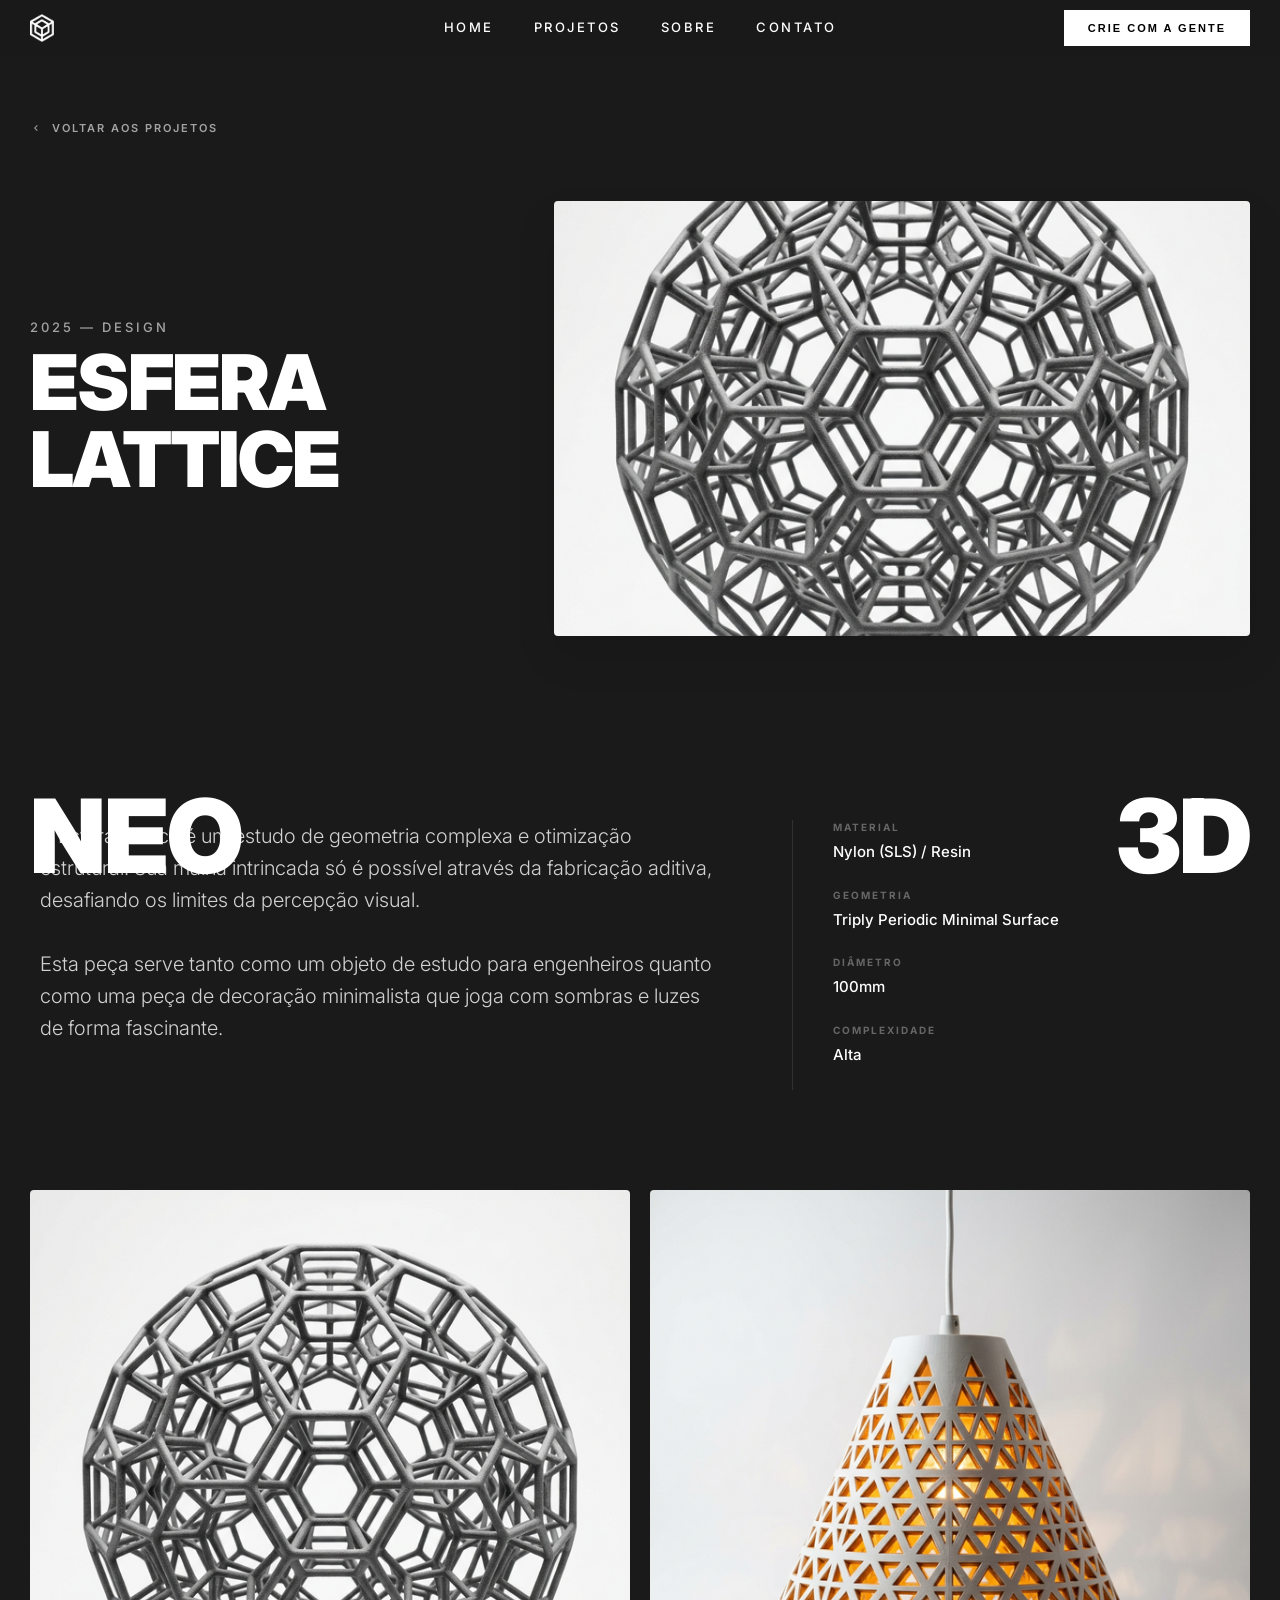
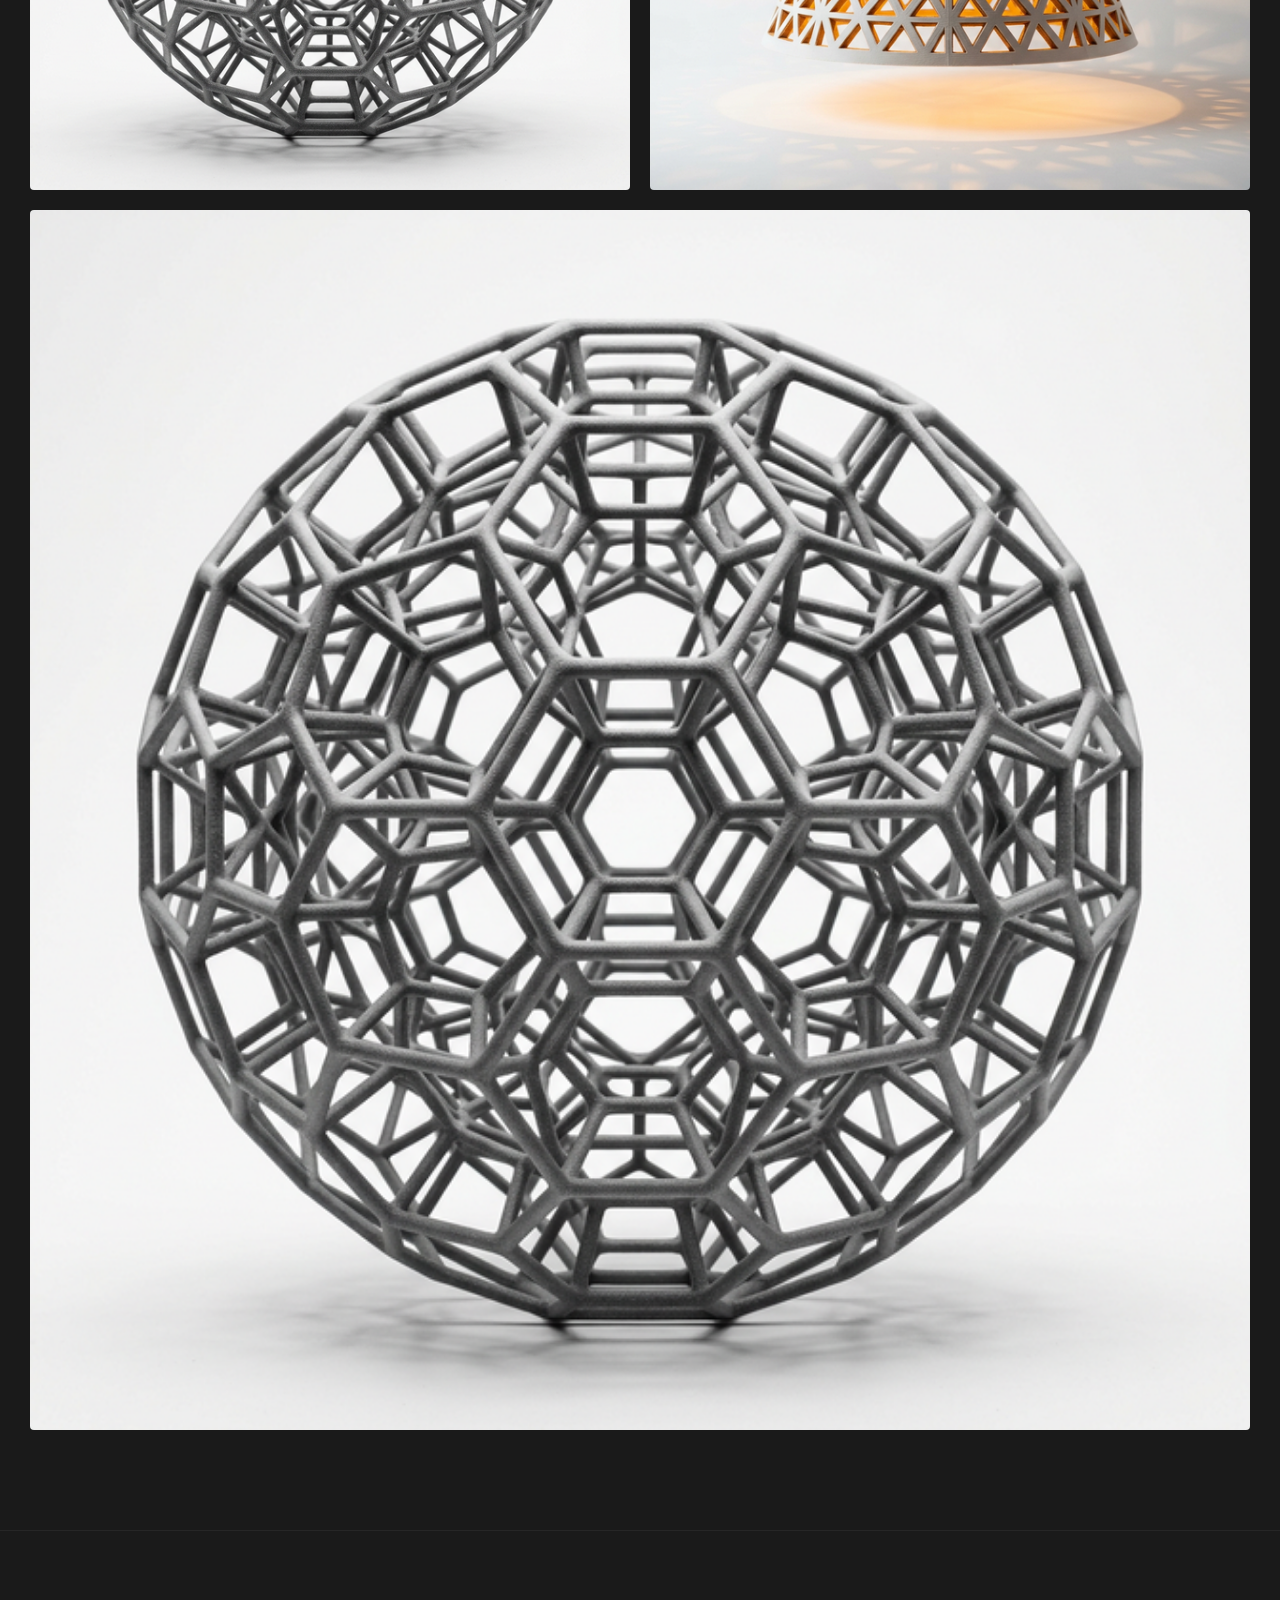
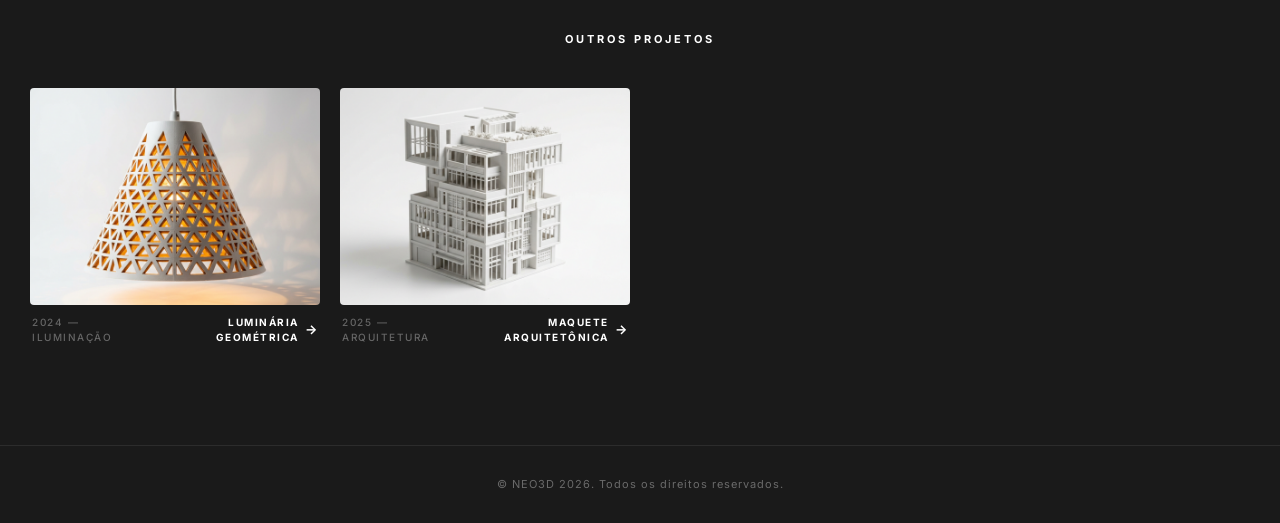
<file: detalhes/esfera-lattice.html>
<!DOCTYPE html>
<html lang="pt-BR">

<head>
    <meta charset="UTF-8">
    <meta name="viewport" content="width=device-width, initial-scale=1.0">
    <meta name="description" content="NEO3D — Detalhes da Esfera Lattice 3D. Peças premium com precisão e design.">
    <title>NEO3D | Esfera Lattice</title>
    <link rel="stylesheet" href="../styles.css">
</head>

<body class="page-dark">

    <!-- ─── Header ─── -->
    <header class="header header--dark" id="header">
        <a href="../index.html" class="header__logo">
            <img src="../assets/images/logo_branca.png" alt="NEO3D Logo" class="logo-img">
        </a>

        <nav class="header__nav" id="desktopNav">
            <a href="../index.html">HOME</a>
            <a href="../projetos.html">PROJETOS</a>
            <a href="../sobre.html">SOBRE</a>
            <a href="../contato.html">CONTATO</a>
        </nav>

        <div class="header__right">
            <button class="header__cta" onclick="window.location.href='../contato.html'">CRIE COM A GENTE</button>
            <div class="header__hamburger" id="hamburger">
                <span></span>
                <span></span>
                <span></span>
            </div>
        </div>
    </header>

    <!-- ─── Mobile Menu Overlay ─── -->
    <div class="menu-overlay" id="menuOverlay">
        <a href="../index.html">Home</a>
        <a href="../projetos.html">Projetos</a>
        <a href="../sobre.html">Sobre</a>
        <a href="../contato.html">Contato</a>
    </div>

    <!-- ─── Project Detail Content ─── -->
    <main>
        <section class="project-head">
            <a href="../projetos.html" class="project-head__link-back">
                <svg viewBox="0 0 24 24"><path d="M8.59 16.59L13.17 12 8.59 7.41 10 6l6 6-6 6-1.41-1.41z"/></svg>
                Voltar aos projetos
            </a>
            <div class="project-head__container">
                <div class="project-head__grid">
                    <div class="project-head__content reveal">
                        <div class="project-head__meta">2025 — DESIGN</div>
                        <h1 class="project-head__title">Esfera<br>Lattice</h1>
                    </div>
                    <div class="project-head__image-wrapper reveal">
                        <img src="../assets/images/piece-4.png" alt="Esfera Lattice" class="project-head__image">
                    </div>
                </div>
            </div>
        </section>

        <section class="module-description">
            <div class="module-description__container">
                <div class="module-description__grid">
                    <div class="module-description__text reveal">
                        <p>
                            A Esfera Lattice é um estudo de geometria complexa e otimização estrutural. 
                            Sua malha intrincada só é possível através da fabricação aditiva, desafiando os limites da percepção visual.
                        </p>
                        <br>
                        <p>
                            Esta peça serve tanto como um objeto de estudo para engenheiros quanto como uma peça de decoração minimalista 
                            que joga com sombras e luzes de forma fascinante.
                        </p>
                    </div>
                    <div class="module-description__specs reveal">
                        <div class="spec-item">
                            <span class="spec-label">Material</span>
                            <span class="spec-value">Nylon (SLS) / Resin</span>
                        </div>
                        <div class="spec-item">
                            <span class="spec-label">Geometria</span>
                            <span class="spec-value">Triply Periodic Minimal Surface</span>
                        </div>
                        <div class="spec-item">
                            <span class="spec-label">Diâmetro</span>
                            <span class="spec-value">100mm</span>
                        </div>
                        <div class="spec-item">
                            <span class="spec-label">Complexidade</span>
                            <span class="spec-value">Alta</span>
                        </div>
                    </div>
                </div>
            </div>
        </section>

        <section class="module-gallery">
            <div class="module-gallery__grid">
                <div class="module-gallery__item reveal">
                    <img src="../assets/images/piece-4.png" alt="Detalhe 1">
                </div>
                <div class="module-gallery__item reveal">
                    <img src="../assets/images/piece-8.png" alt="Detalhe 2">
                </div>
                <div class="module-gallery__item module-gallery__item--full reveal">
                    <img src="../assets/images/piece-4.png" alt="Visão Geral">
                </div>
            </div>
        </section>

        <section class="project-similar">
            <h3 class="project-similar__title">OUTROS PROJETOS</h3>
            <div class="projects-grid">
                <div class="project-card reveal" onclick="window.location.href='luminaria-geometrica.html'">
                    <div class="project-card__image-wrapper">
                        <img src="../assets/images/piece-8.png" alt="Luminária Geométrica">
                    </div>
                    <div class="project-card__meta">
                        <span class="project-card__info">2024 — ILUMINAÇÃO</span>
                        <span class="project-card__title">LUMINÁRIA GEOMÉTRICA <span class="arrow">→</span></span>
                    </div>
                </div>
                <div class="project-card reveal" onclick="window.location.href='maquete-arquitetonica.html'">
                    <div class="project-card__image-wrapper">
                        <img src="../assets/images/piece-5.png" alt="Maquete Arquitetônica">
                    </div>
                    <div class="project-card__meta">
                        <span class="project-card__info">2025 — ARQUITETURA</span>
                        <span class="project-card__title">MAQUETE ARQUITETÔNICA <span class="arrow">→</span></span>
                    </div>
                </div>
            </div>
        </section>
    </main>

    <!-- ─── Footer Framing ─── -->
    <div class="footer-frame">
        <span class="footer-frame__text footer-frame__text--dark">NEO</span>
        <span class="footer-frame__text footer-frame__text--dark">3D</span>
    </div>

    <!-- ─── Footer ─── -->
    <footer class="footer">
        © NEO3D 2026. Todos os direitos reservados.
    </footer>

    <script src="../script.js"></script>
</body>

</html>
</file>
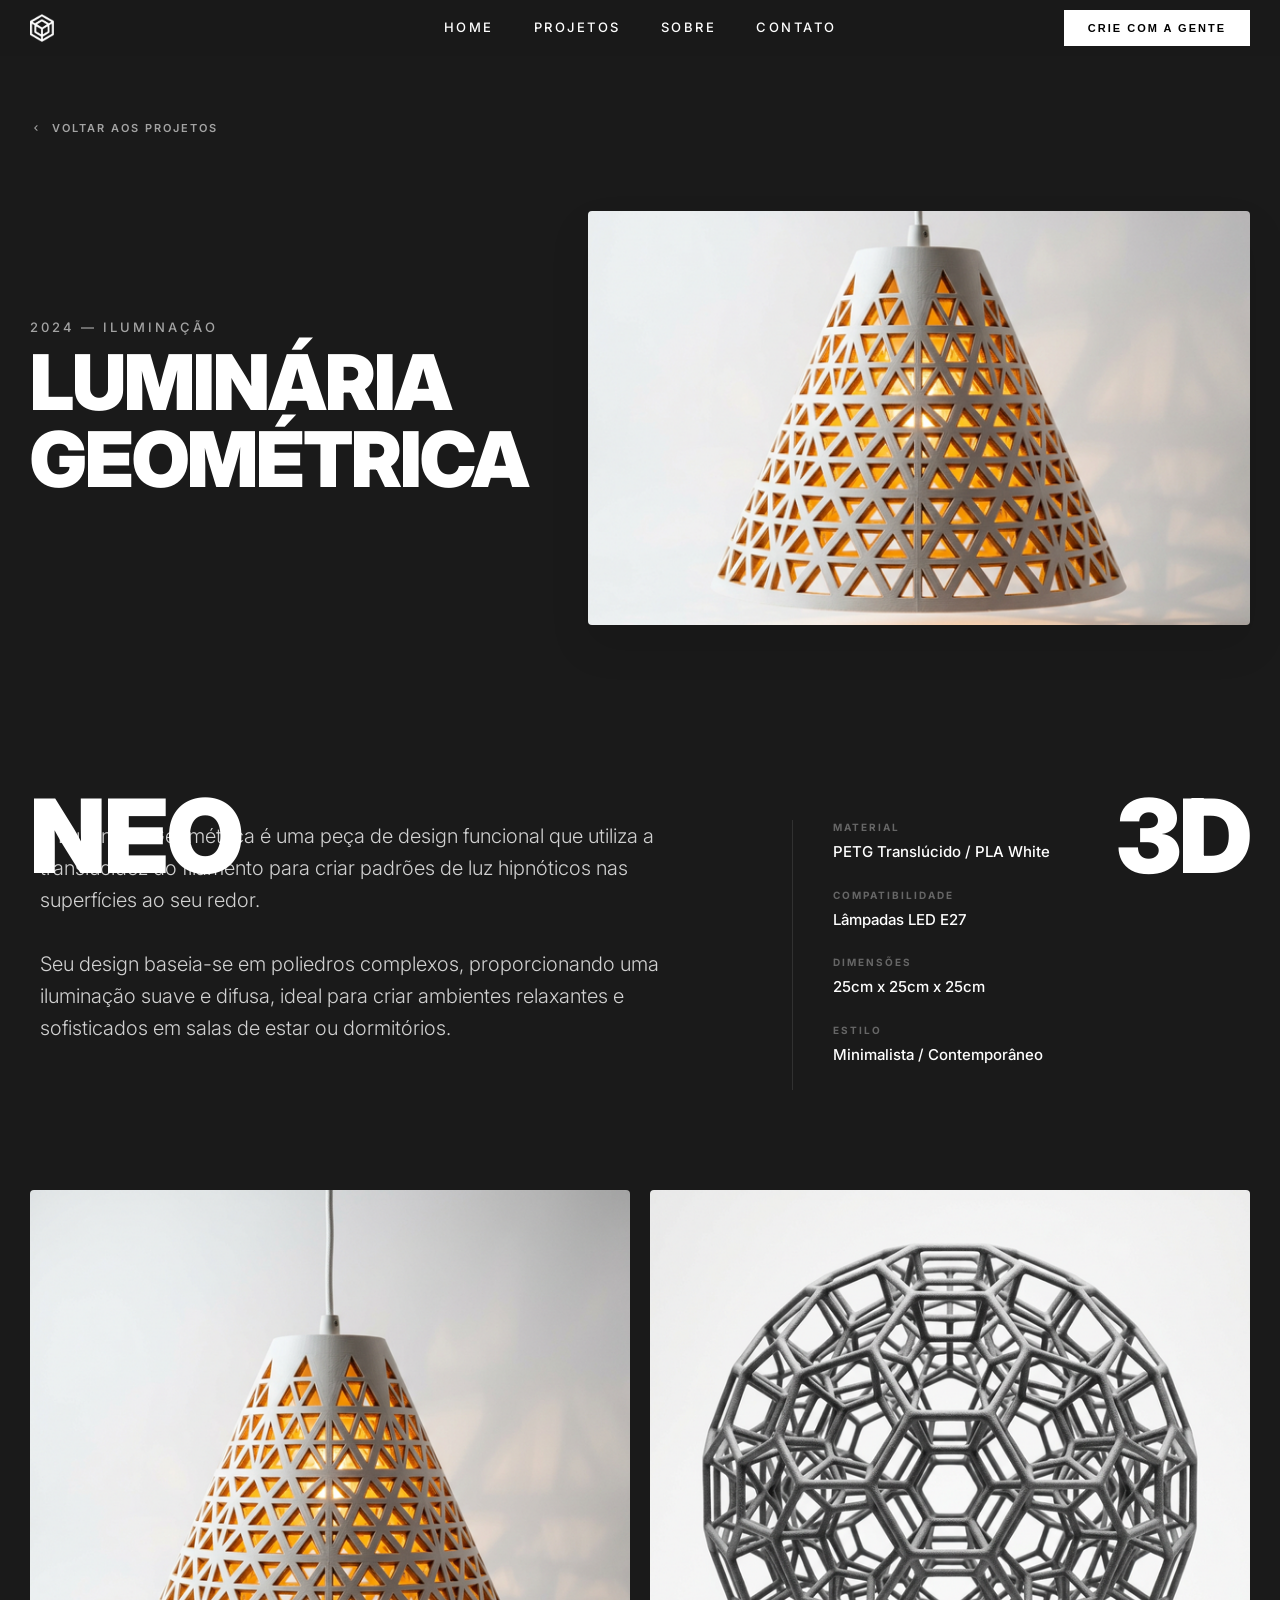
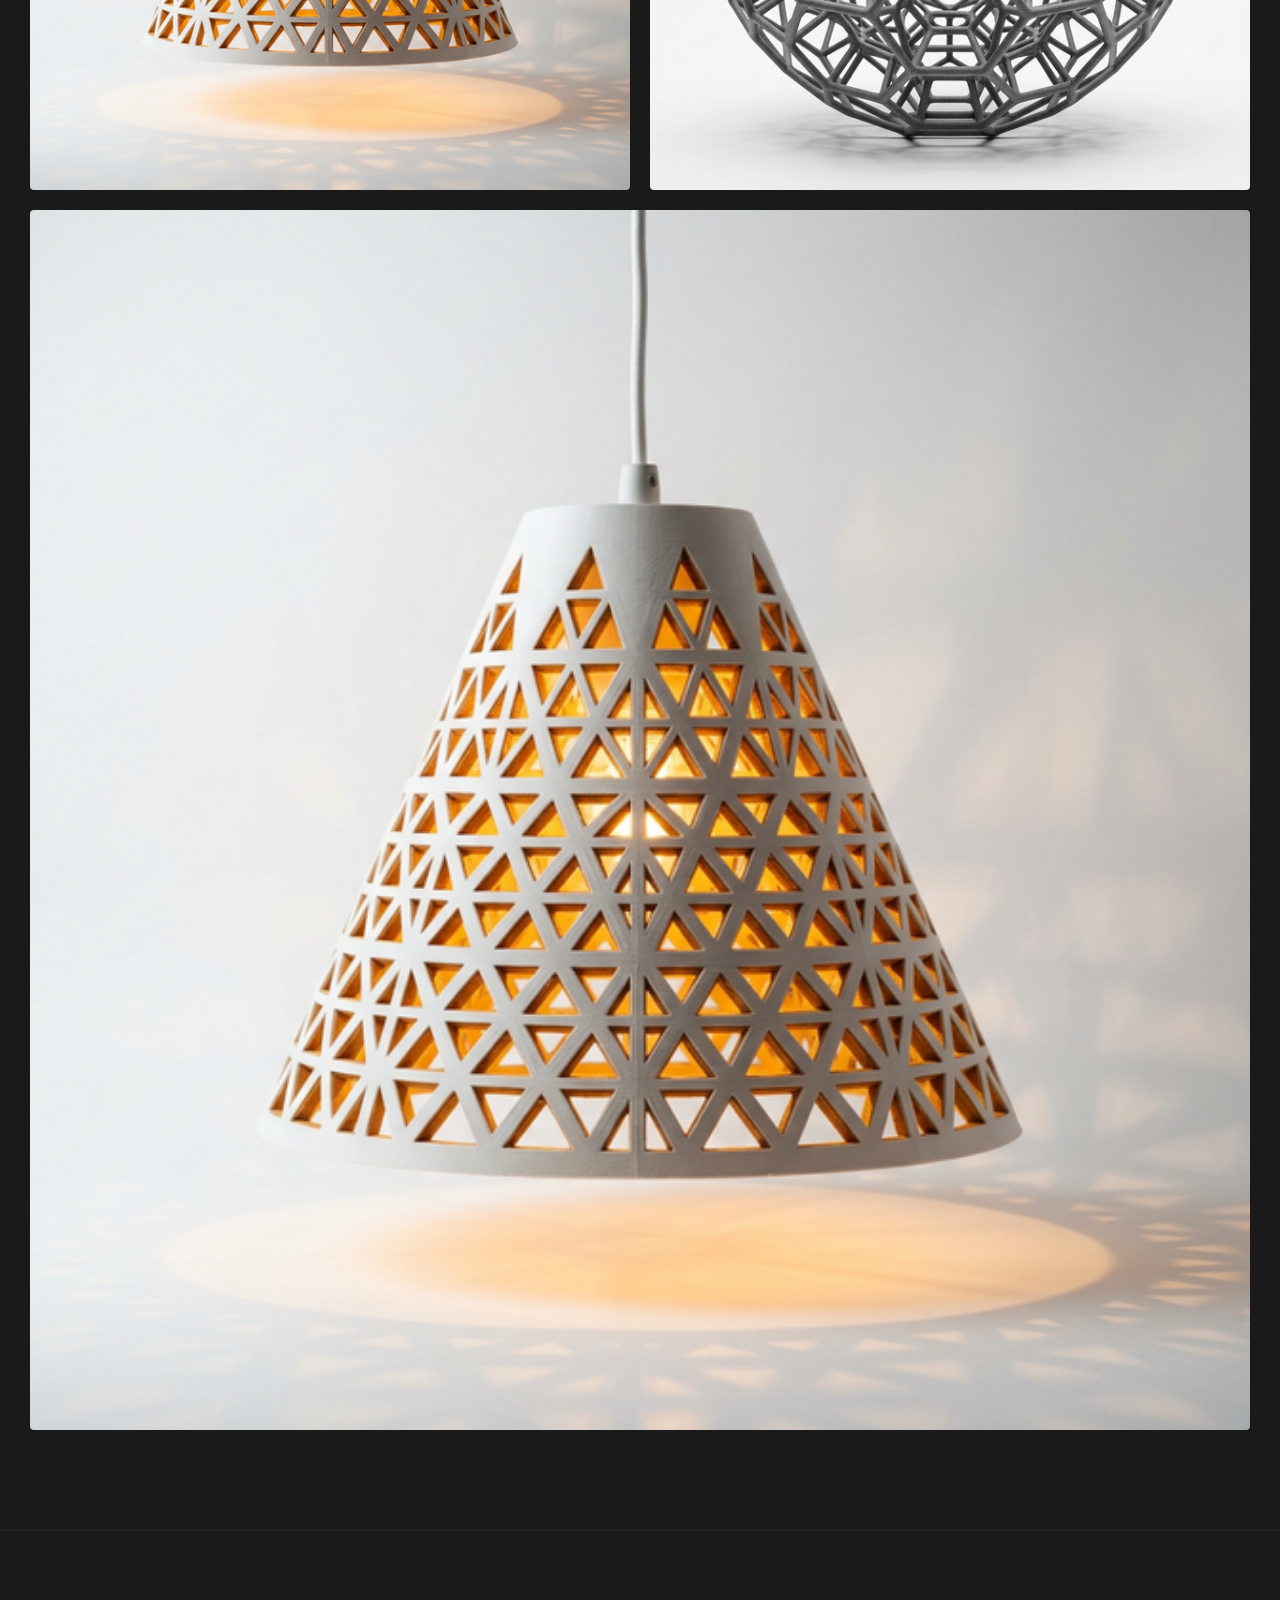
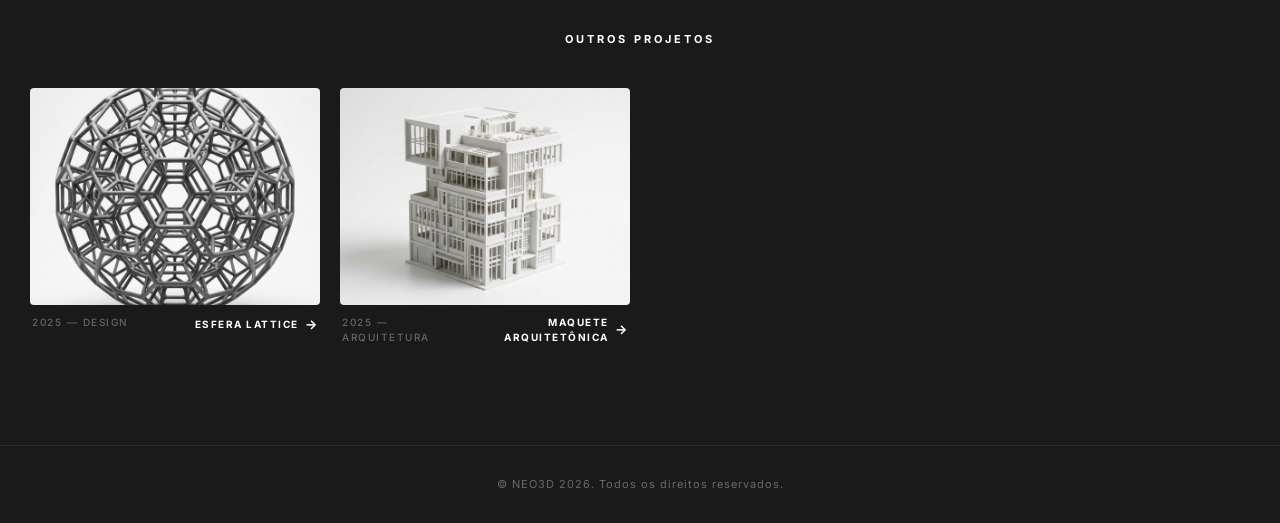
<file: detalhes/luminaria-geometrica.html>
<!DOCTYPE html>
<html lang="pt-BR">

<head>
    <meta charset="UTF-8">
    <meta name="viewport" content="width=device-width, initial-scale=1.0">
    <meta name="description" content="NEO3D — Detalhes da Luminária Geométrica 3D. Peças premium com precisão e design.">
    <title>NEO3D | Luminária Geométrica</title>
    <link rel="stylesheet" href="../styles.css">
</head>

<body class="page-dark">

    <!-- ─── Header ─── -->
    <header class="header header--dark" id="header">
        <a href="../index.html" class="header__logo">
            <img src="../assets/images/logo_branca.png" alt="NEO3D Logo" class="logo-img">
        </a>

        <nav class="header__nav" id="desktopNav">
            <a href="../index.html">HOME</a>
            <a href="../projetos.html">PROJETOS</a>
            <a href="../sobre.html">SOBRE</a>
            <a href="../contato.html">CONTATO</a>
        </nav>

        <div class="header__right">
            <button class="header__cta" onclick="window.location.href='../contato.html'">CRIE COM A GENTE</button>
            <div class="header__hamburger" id="hamburger">
                <span></span>
                <span></span>
                <span></span>
            </div>
        </div>
    </header>

    <!-- ─── Mobile Menu Overlay ─── -->
    <div class="menu-overlay" id="menuOverlay">
        <a href="../index.html">Home</a>
        <a href="../projetos.html">Projetos</a>
        <a href="../sobre.html">Sobre</a>
        <a href="../contato.html">Contato</a>
    </div>

    <!-- ─── Project Detail Content ─── -->
    <main>
        <section class="project-head">
            <a href="../projetos.html" class="project-head__link-back">
                <svg viewBox="0 0 24 24"><path d="M8.59 16.59L13.17 12 8.59 7.41 10 6l6 6-6 6-1.41-1.41z"/></svg>
                Voltar aos projetos
            </a>
            <div class="project-head__container">
                <div class="project-head__grid">
                    <div class="project-head__content reveal">
                        <div class="project-head__meta">2024 — ILUMINAÇÃO</div>
                        <h1 class="project-head__title">Luminária<br>Geométrica</h1>
                    </div>
                    <div class="project-head__image-wrapper reveal">
                        <img src="../assets/images/piece-8.png" alt="Luminária Geométrica" class="project-head__image">
                    </div>
                </div>
            </div>
        </section>

        <section class="module-description">
            <div class="module-description__container">
                <div class="module-description__grid">
                    <div class="module-description__text reveal">
                        <p>
                            A Luminária Geométrica é uma peça de design funcional que utiliza a translucidez do filamento 
                            para criar padrões de luz hipnóticos nas superfícies ao seu redor.
                        </p>
                        <br>
                        <p>
                            Seu design baseia-se em poliedros complexos, proporcionando uma iluminação suave e difusa, 
                            ideal para criar ambientes relaxantes e sofisticados em salas de estar ou dormitórios.
                        </p>
                    </div>
                    <div class="module-description__specs reveal">
                        <div class="spec-item">
                            <span class="spec-label">Material</span>
                            <span class="spec-value">PETG Translúcido / PLA White</span>
                        </div>
                        <div class="spec-item">
                            <span class="spec-label">Compatibilidade</span>
                            <span class="spec-value">Lâmpadas LED E27</span>
                        </div>
                        <div class="spec-item">
                            <span class="spec-label">Dimensões</span>
                            <span class="spec-value">25cm x 25cm x 25cm</span>
                        </div>
                        <div class="spec-item">
                            <span class="spec-label">Estilo</span>
                            <span class="spec-value">Minimalista / Contemporâneo</span>
                        </div>
                    </div>
                </div>
            </div>
        </section>

        <section class="module-gallery">
            <div class="module-gallery__grid">
                <div class="module-gallery__item reveal">
                    <img src="../assets/images/piece-8.png" alt="Detalhe 1">
                </div>
                <div class="module-gallery__item reveal">
                    <img src="../assets/images/piece-4.png" alt="Detalhe 2">
                </div>
                <div class="module-gallery__item module-gallery__item--full reveal">
                    <img src="../assets/images/piece-8.png" alt="Visão Geral">
                </div>
            </div>
        </section>

        <section class="project-similar">
            <h3 class="project-similar__title">OUTROS PROJETOS</h3>
            <div class="projects-grid">
                <div class="project-card reveal" onclick="window.location.href='esfera-lattice.html'">
                    <div class="project-card__image-wrapper">
                        <img src="../assets/images/piece-4.png" alt="Esfera Lattice">
                    </div>
                    <div class="project-card__meta">
                        <span class="project-card__info">2025 — DESIGN</span>
                        <span class="project-card__title">ESFERA LATTICE <span class="arrow">→</span></span>
                    </div>
                </div>
                <div class="project-card reveal" onclick="window.location.href='maquete-arquitetonica.html'">
                    <div class="project-card__image-wrapper">
                        <img src="../assets/images/piece-5.png" alt="Maquete Arquitetônica">
                    </div>
                    <div class="project-card__meta">
                        <span class="project-card__info">2025 — ARQUITETURA</span>
                        <span class="project-card__title">MAQUETE ARQUITETÔNICA <span class="arrow">→</span></span>
                    </div>
                </div>
            </div>
        </section>
    </main>

    <!-- ─── Footer Framing ─── -->
    <div class="footer-frame">
        <span class="footer-frame__text footer-frame__text--dark">NEO</span>
        <span class="footer-frame__text footer-frame__text--dark">3D</span>
    </div>

    <!-- ─── Footer ─── -->
    <footer class="footer">
        © NEO3D 2026. Todos os direitos reservados.
    </footer>

    <script src="../script.js"></script>
</body>

</html>
</file>
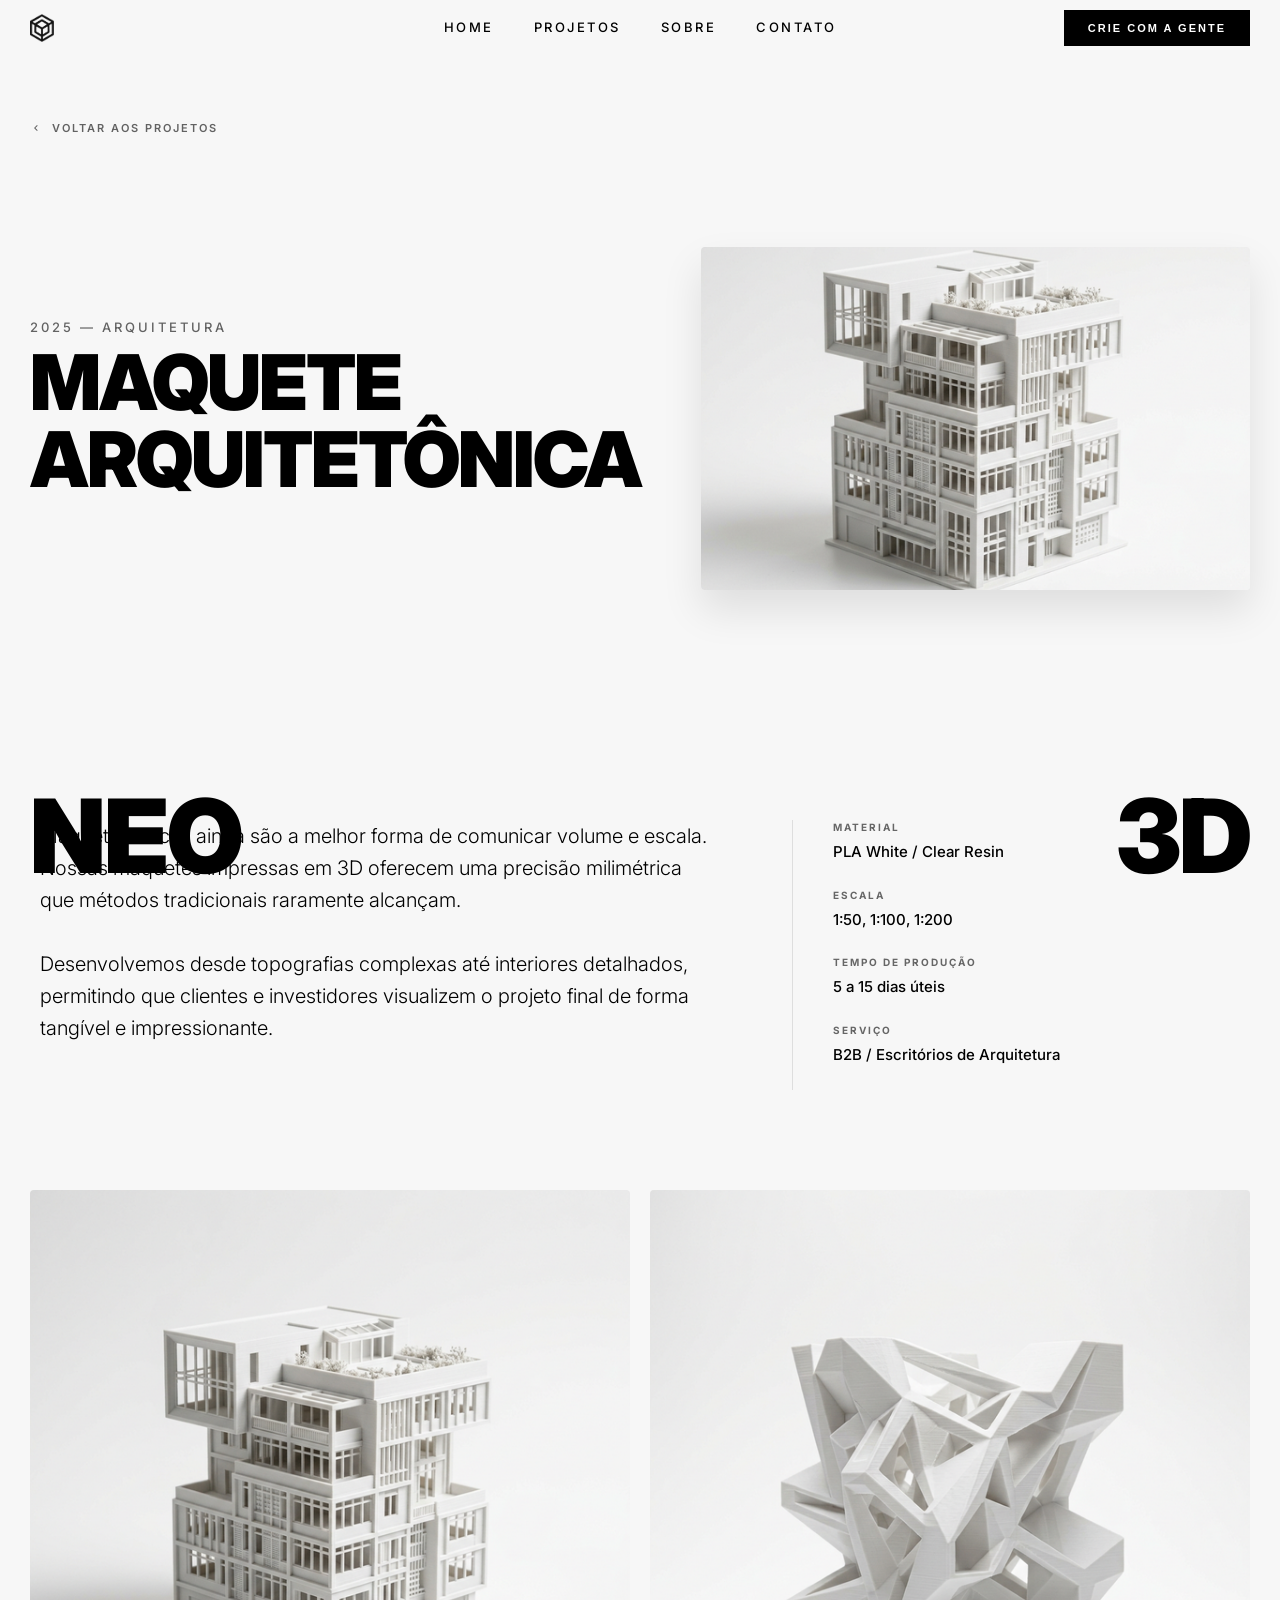
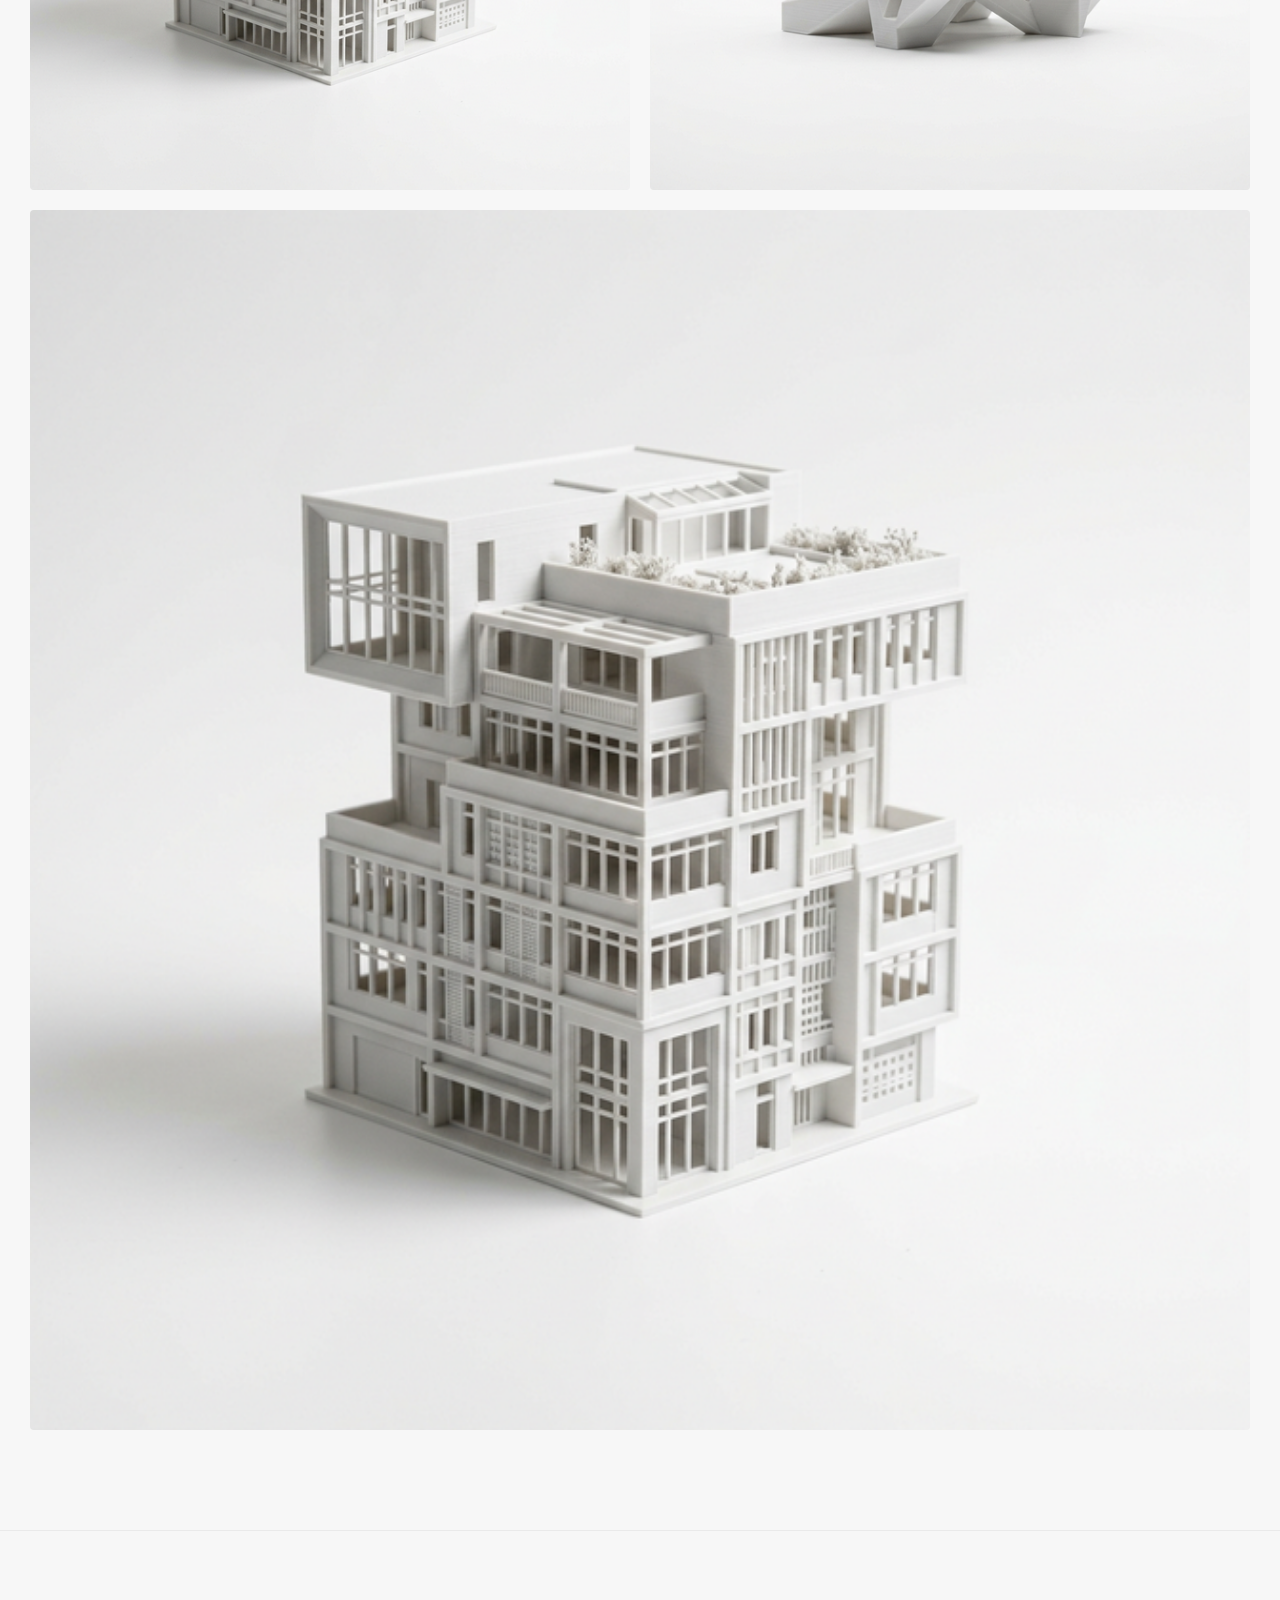
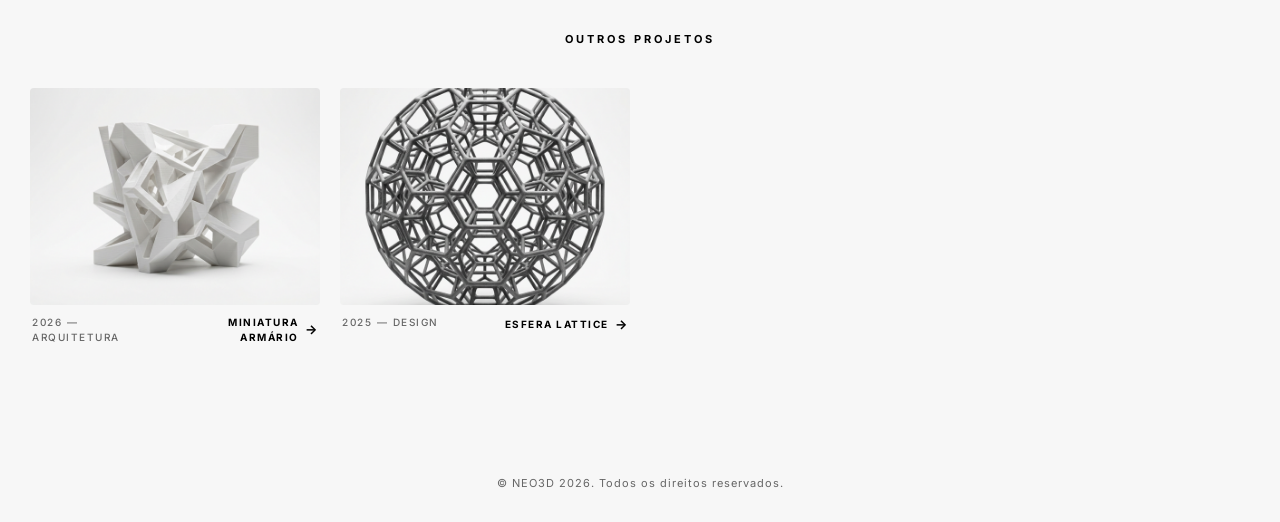
<file: detalhes/maquete-arquitetonica.html>
<!DOCTYPE html>
<html lang="pt-BR">

<head>
    <meta charset="UTF-8">
    <meta name="viewport" content="width=device-width, initial-scale=1.0">
    <meta name="description" content="NEO3D — Detalhes da Maquete Arquitetônica 3D. Peças premium com precisão e design.">
    <title>NEO3D | Maquete Arquitetônica</title>
    <link rel="stylesheet" href="../styles.css">
</head>

<body>

    <!-- ─── Header ─── -->
    <header class="header" id="header">
        <a href="../index.html" class="header__logo">
            <img src="../assets/images/logo.png" alt="NEO3D Logo" class="logo-img">
        </a>

        <nav class="header__nav" id="desktopNav">
            <a href="../index.html">HOME</a>
            <a href="../projetos.html">PROJETOS</a>
            <a href="../sobre.html">SOBRE</a>
            <a href="../contato.html">CONTATO</a>
        </nav>

        <div class="header__right">
            <button class="header__cta" onclick="window.location.href='../contato.html'">CRIE COM A GENTE</button>
            <div class="header__hamburger" id="hamburger">
                <span></span>
                <span></span>
                <span></span>
            </div>
        </div>
    </header>

    <!-- ─── Mobile Menu Overlay ─── -->
    <div class="menu-overlay" id="menuOverlay">
        <a href="../index.html">Home</a>
        <a href="../projetos.html">Projetos</a>
        <a href="../sobre.html">Sobre</a>
        <a href="../contato.html">Contato</a>
    </div>

    <!-- ─── Project Detail Content ─── -->
    <main>
        <section class="project-head">
            <a href="../projetos.html" class="project-head__link-back">
                <svg viewBox="0 0 24 24"><path d="M8.59 16.59L13.17 12 8.59 7.41 10 6l6 6-6 6-1.41-1.41z"/></svg>
                Voltar aos projetos
            </a>
            <div class="project-head__container">
                <div class="project-head__grid">
                    <div class="project-head__content reveal">
                        <div class="project-head__meta">2025 — ARQUITETURA</div>
                        <h1 class="project-head__title">Maquete<br>Arquitetônica</h1>
                    </div>
                    <div class="project-head__image-wrapper reveal">
                        <img src="../assets/images/piece-5.png" alt="Maquete Arquitetônica" class="project-head__image">
                    </div>
                </div>
            </div>
        </section>

        <section class="module-description">
            <div class="module-description__container">
                <div class="module-description__grid">
                    <div class="module-description__text reveal">
                        <p>
                            Maquetes físicas ainda são a melhor forma de comunicar volume e escala. 
                            Nossas maquetes impressas em 3D oferecem uma precisão milimétrica que métodos tradicionais raramente alcançam.
                        </p>
                        <br>
                        <p>
                            Desenvolvemos desde topografias complexas até interiores detalhados, 
                            permitindo que clientes e investidores visualizem o projeto final de forma tangível e impressionante.
                        </p>
                    </div>
                    <div class="module-description__specs reveal">
                        <div class="spec-item">
                            <span class="spec-label">Material</span>
                            <span class="spec-value">PLA White / Clear Resin</span>
                        </div>
                        <div class="spec-item">
                            <span class="spec-label">Escala</span>
                            <span class="spec-value">1:50, 1:100, 1:200</span>
                        </div>
                        <div class="spec-item">
                            <span class="spec-label">Tempo de Produção</span>
                            <span class="spec-value">5 a 15 dias úteis</span>
                        </div>
                        <div class="spec-item">
                            <span class="spec-label">Serviço</span>
                            <span class="spec-value">B2B / Escritórios de Arquitetura</span>
                        </div>
                    </div>
                </div>
            </div>
        </section>

        <section class="module-gallery">
            <div class="module-gallery__grid">
                <div class="module-gallery__item reveal">
                    <img src="../assets/images/piece-5.png" alt="Detalhe 1">
                </div>
                <div class="module-gallery__item reveal">
                    <img src="../assets/images/piece-1.png" alt="Detalhe 2">
                </div>
                <div class="module-gallery__item module-gallery__item--full reveal">
                    <img src="../assets/images/piece-5.png" alt="Visão Geral">
                </div>
            </div>
        </section>

        <section class="project-similar">
            <h3 class="project-similar__title">OUTROS PROJETOS</h3>
            <div class="projects-grid">
                <div class="project-card reveal" onclick="window.location.href='miniatura-armario.html'">
                    <div class="project-card__image-wrapper">
                        <img src="../assets/images/piece-1.png" alt="Miniatura de Armário">
                    </div>
                    <div class="project-card__meta">
                        <span class="project-card__info">2026 — ARQUITETURA</span>
                        <span class="project-card__title">MINIATURA ARMÁRIO <span class="arrow">→</span></span>
                    </div>
                </div>
                <div class="project-card reveal" onclick="window.location.href='esfera-lattice.html'">
                    <div class="project-card__image-wrapper">
                        <img src="../assets/images/piece-4.png" alt="Esfera Lattice">
                    </div>
                    <div class="project-card__meta">
                        <span class="project-card__info">2025 — DESIGN</span>
                        <span class="project-card__title">ESFERA LATTICE <span class="arrow">→</span></span>
                    </div>
                </div>
            </div>
        </section>
    </main>

    <!-- ─── Footer Framing ─── -->
    <div class="footer-frame">
        <span class="footer-frame__text">NEO</span>
        <span class="footer-frame__text">3D</span>
    </div>

    <!-- ─── Footer ─── -->
    <footer class="footer">
        © NEO3D 2026. Todos os direitos reservados.
    </footer>

    <script src="../script.js"></script>
</body>

</html>
</file>
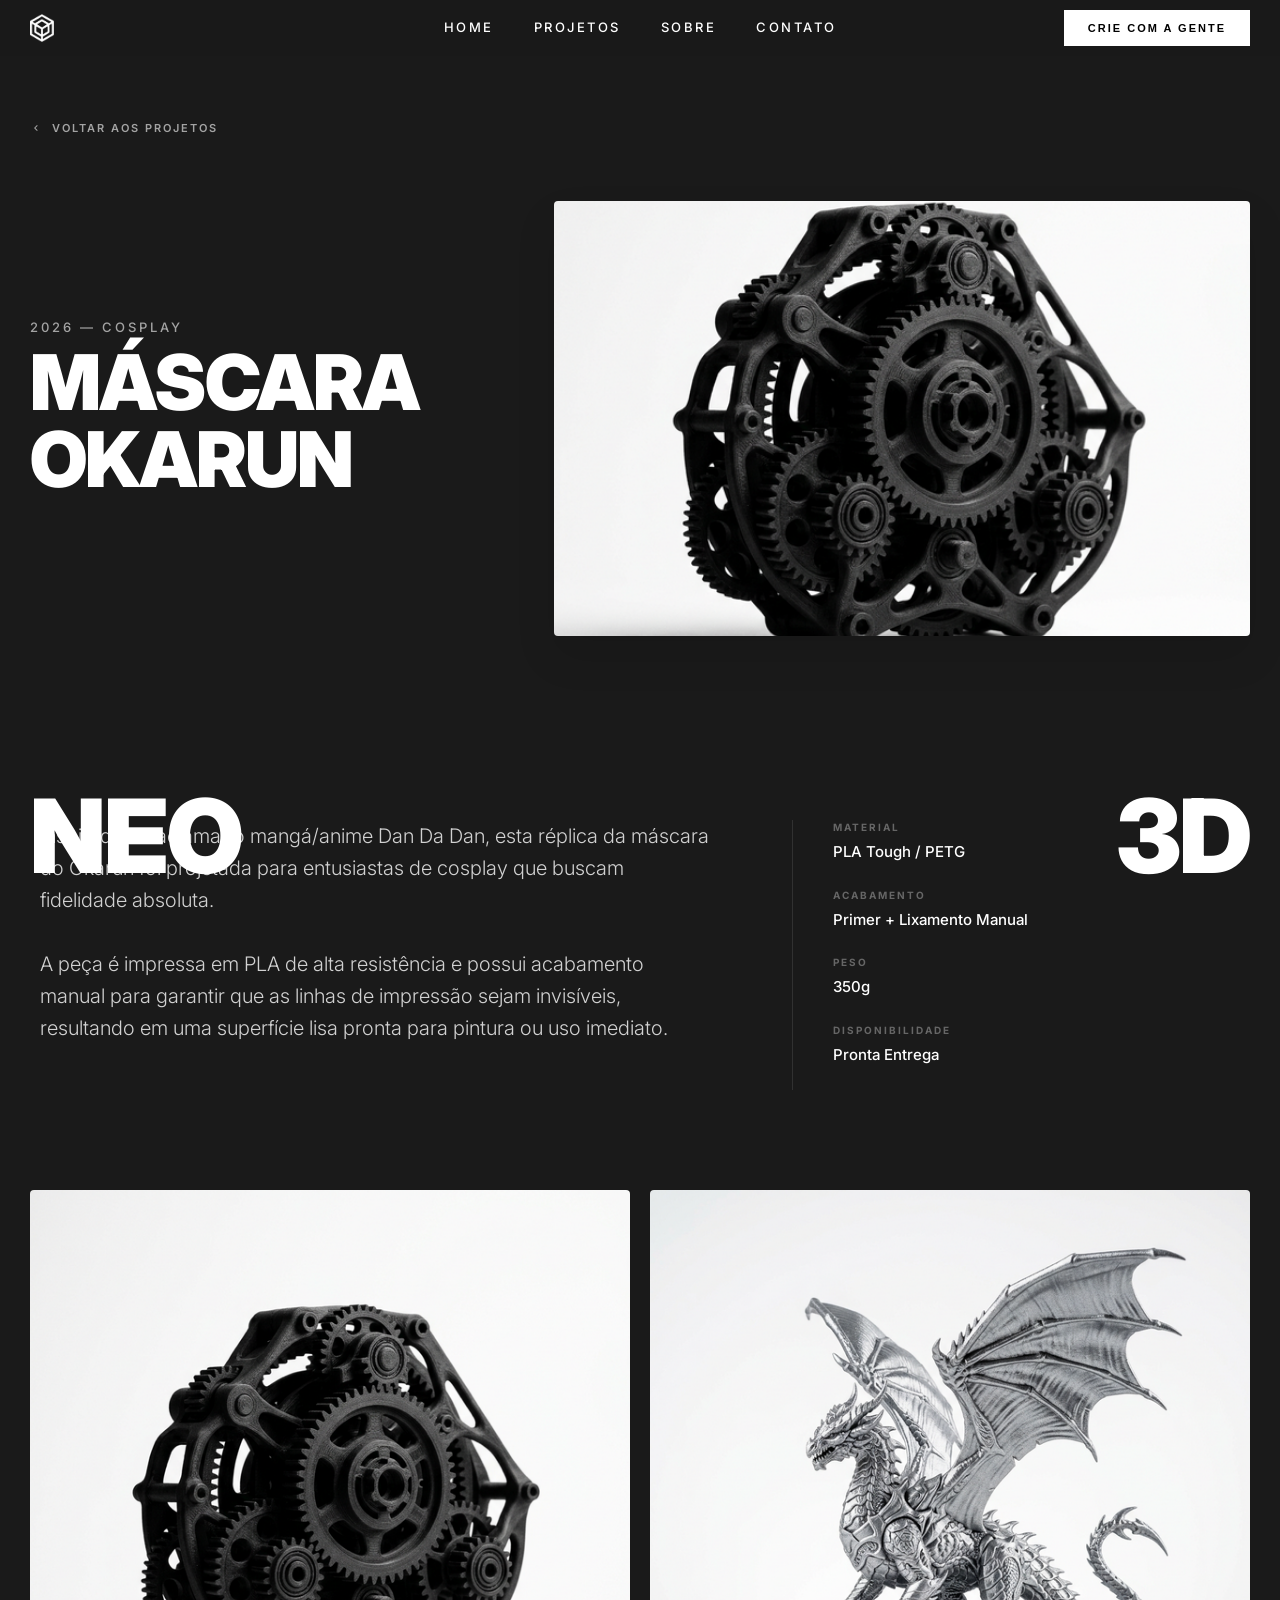
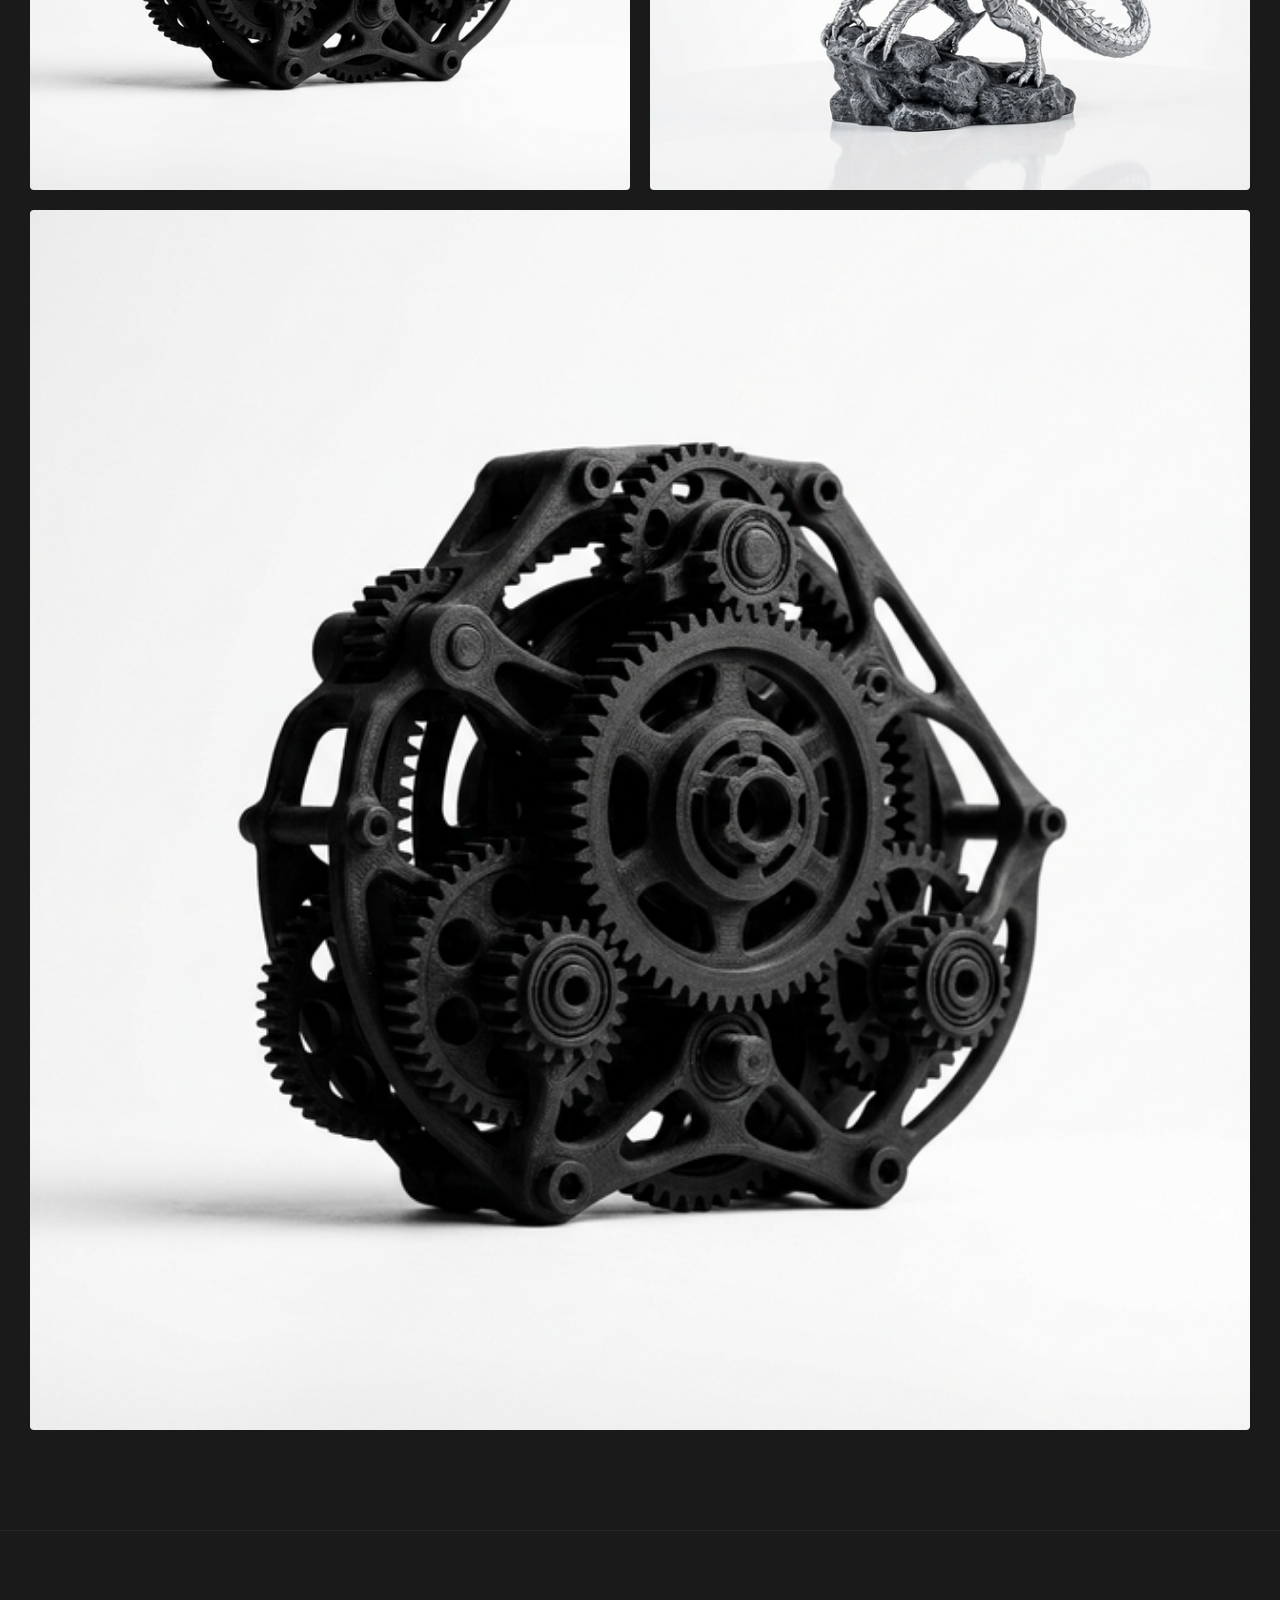
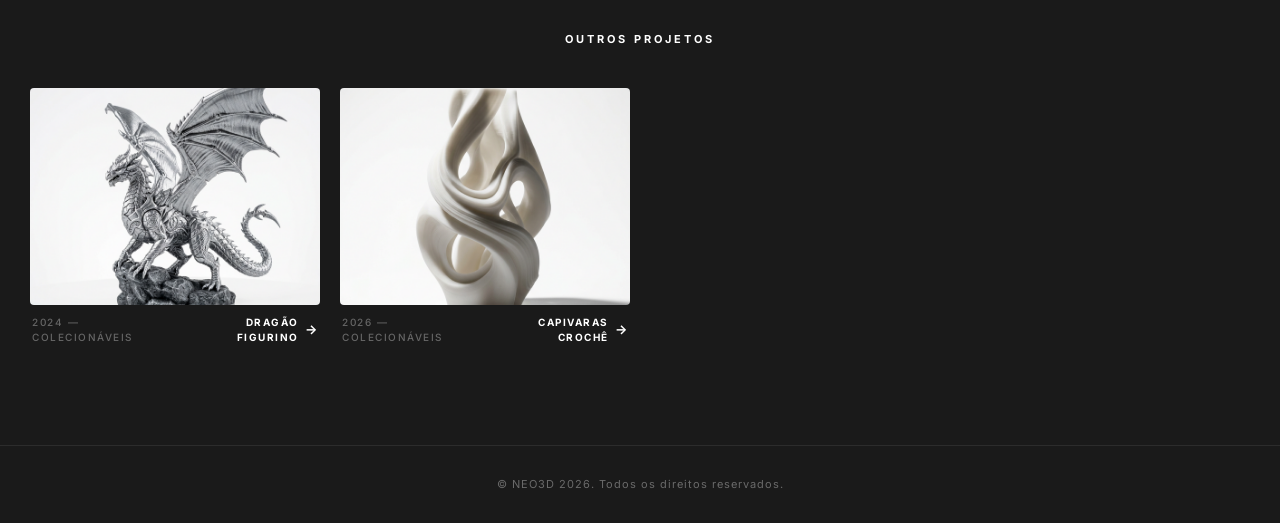
<file: detalhes/mascara-okarun.html>
<!DOCTYPE html>
<html lang="pt-BR">

<head>
    <meta charset="UTF-8">
    <meta name="viewport" content="width=device-width, initial-scale=1.0">
    <meta name="description" content="NEO3D — Detalhes da Máscara Okarun 3D. Peças premium com precisão e design.">
    <title>NEO3D | Máscara Okarun</title>
    <link rel="stylesheet" href="../styles.css">
</head>

<body class="page-dark">

    <!-- ─── Header ─── -->
    <header class="header header--dark" id="header">
        <a href="../index.html" class="header__logo">
            <img src="../assets/images/logo_branca.png" alt="NEO3D Logo" class="logo-img">
        </a>

        <nav class="header__nav" id="desktopNav">
            <a href="../index.html">HOME</a>
            <a href="../projetos.html">PROJETOS</a>
            <a href="../sobre.html">SOBRE</a>
            <a href="../contato.html">CONTATO</a>
        </nav>

        <div class="header__right">
            <button class="header__cta" onclick="window.location.href='../contato.html'">CRIE COM A GENTE</button>
            <div class="header__hamburger" id="hamburger">
                <span></span>
                <span></span>
                <span></span>
            </div>
        </div>
    </header>

    <!-- ─── Mobile Menu Overlay ─── -->
    <div class="menu-overlay" id="menuOverlay">
        <a href="../index.html">Home</a>
        <a href="../projetos.html">Projetos</a>
        <a href="../sobre.html">Sobre</a>
        <a href="../contato.html">Contato</a>
    </div>

    <!-- ─── Project Detail Content ─── -->
    <main>
        <section class="project-head">
            <a href="../projetos.html" class="project-head__link-back">
                <svg viewBox="0 0 24 24"><path d="M8.59 16.59L13.17 12 8.59 7.41 10 6l6 6-6 6-1.41-1.41z"/></svg>
                Voltar aos projetos
            </a>
            <div class="project-head__container">
                <div class="project-head__grid">
                    <div class="project-head__content reveal">
                        <div class="project-head__meta">2026 — COSPLAY</div>
                        <h1 class="project-head__title">Máscara<br>Okarun</h1>
                    </div>
                    <div class="project-head__image-wrapper reveal">
                        <img src="../assets/images/piece-2.png" alt="Máscara Okarun" class="project-head__image">
                    </div>
                </div>
            </div>
        </section>

        <section class="module-description">
            <div class="module-description__container">
                <div class="module-description__grid">
                    <div class="module-description__text reveal">
                        <p>
                            Inspirada no aclamado mangá/anime Dan Da Dan, esta réplica da máscara do Okarun foi projetada para entusiastas de cosplay que buscam fidelidade absoluta.
                        </p>
                        <br>
                        <p>
                            A peça é impressa em PLA de alta resistência e possui acabamento manual para garantir que as linhas de impressão sejam invisíveis, resultando em uma superfície lisa pronta para pintura ou uso imediato.
                        </p>
                    </div>
                    <div class="module-description__specs reveal">
                        <div class="spec-item">
                            <span class="spec-label">Material</span>
                            <span class="spec-value">PLA Tough / PETG</span>
                        </div>
                        <div class="spec-item">
                            <span class="spec-label">Acabamento</span>
                            <span class="spec-value">Primer + Lixamento Manual</span>
                        </div>
                        <div class="spec-item">
                            <span class="spec-label">Peso</span>
                            <span class="spec-value">350g</span>
                        </div>
                        <div class="spec-item">
                            <span class="spec-label">Disponibilidade</span>
                            <span class="spec-value">Pronta Entrega</span>
                        </div>
                    </div>
                </div>
            </div>
        </section>

        <section class="module-gallery">
            <div class="module-gallery__grid">
                <div class="module-gallery__item reveal">
                    <img src="../assets/images/piece-2.png" alt="Detalhe 1">
                </div>
                <div class="module-gallery__item reveal">
                    <img src="../assets/images/piece-7.png" alt="Detalhe 2">
                </div>
                <div class="module-gallery__item module-gallery__item--full reveal">
                    <img src="../assets/images/piece-2.png" alt="Visão Geral">
                </div>
            </div>
        </section>

        <section class="project-similar">
            <h3 class="project-similar__title">OUTROS PROJETOS</h3>
            <div class="projects-grid">
                <div class="project-card reveal" onclick="window.location.href='dragao-figurino.html'">
                    <div class="project-card__image-wrapper">
                        <img src="../assets/images/piece-7.png" alt="Dragão Figurino">
                    </div>
                    <div class="project-card__meta">
                        <span class="project-card__info">2024 — COLECIONÁVEIS</span>
                        <span class="project-card__title">DRAGÃO FIGURINO <span class="arrow">→</span></span>
                    </div>
                </div>
                <div class="project-card reveal" onclick="window.location.href='capivaras-croche.html'">
                    <div class="project-card__image-wrapper">
                        <img src="../assets/images/piece-3.png" alt="Capivaras Crochê 3D">
                    </div>
                    <div class="project-card__meta">
                        <span class="project-card__info">2026 — COLECIONÁVEIS</span>
                        <span class="project-card__title">CAPIVARAS CROCHÊ <span class="arrow">→</span></span>
                    </div>
                </div>
            </div>
        </section>
    </main>

    <!-- ─── Footer Framing ─── -->
    <div class="footer-frame">
        <span class="footer-frame__text footer-frame__text--dark">NEO</span>
        <span class="footer-frame__text footer-frame__text--dark">3D</span>
    </div>

    <!-- ─── Footer ─── -->
    <footer class="footer">
        © NEO3D 2026. Todos os direitos reservados.
    </footer>

    <script src="../script.js"></script>
</body>

</html>
</file>
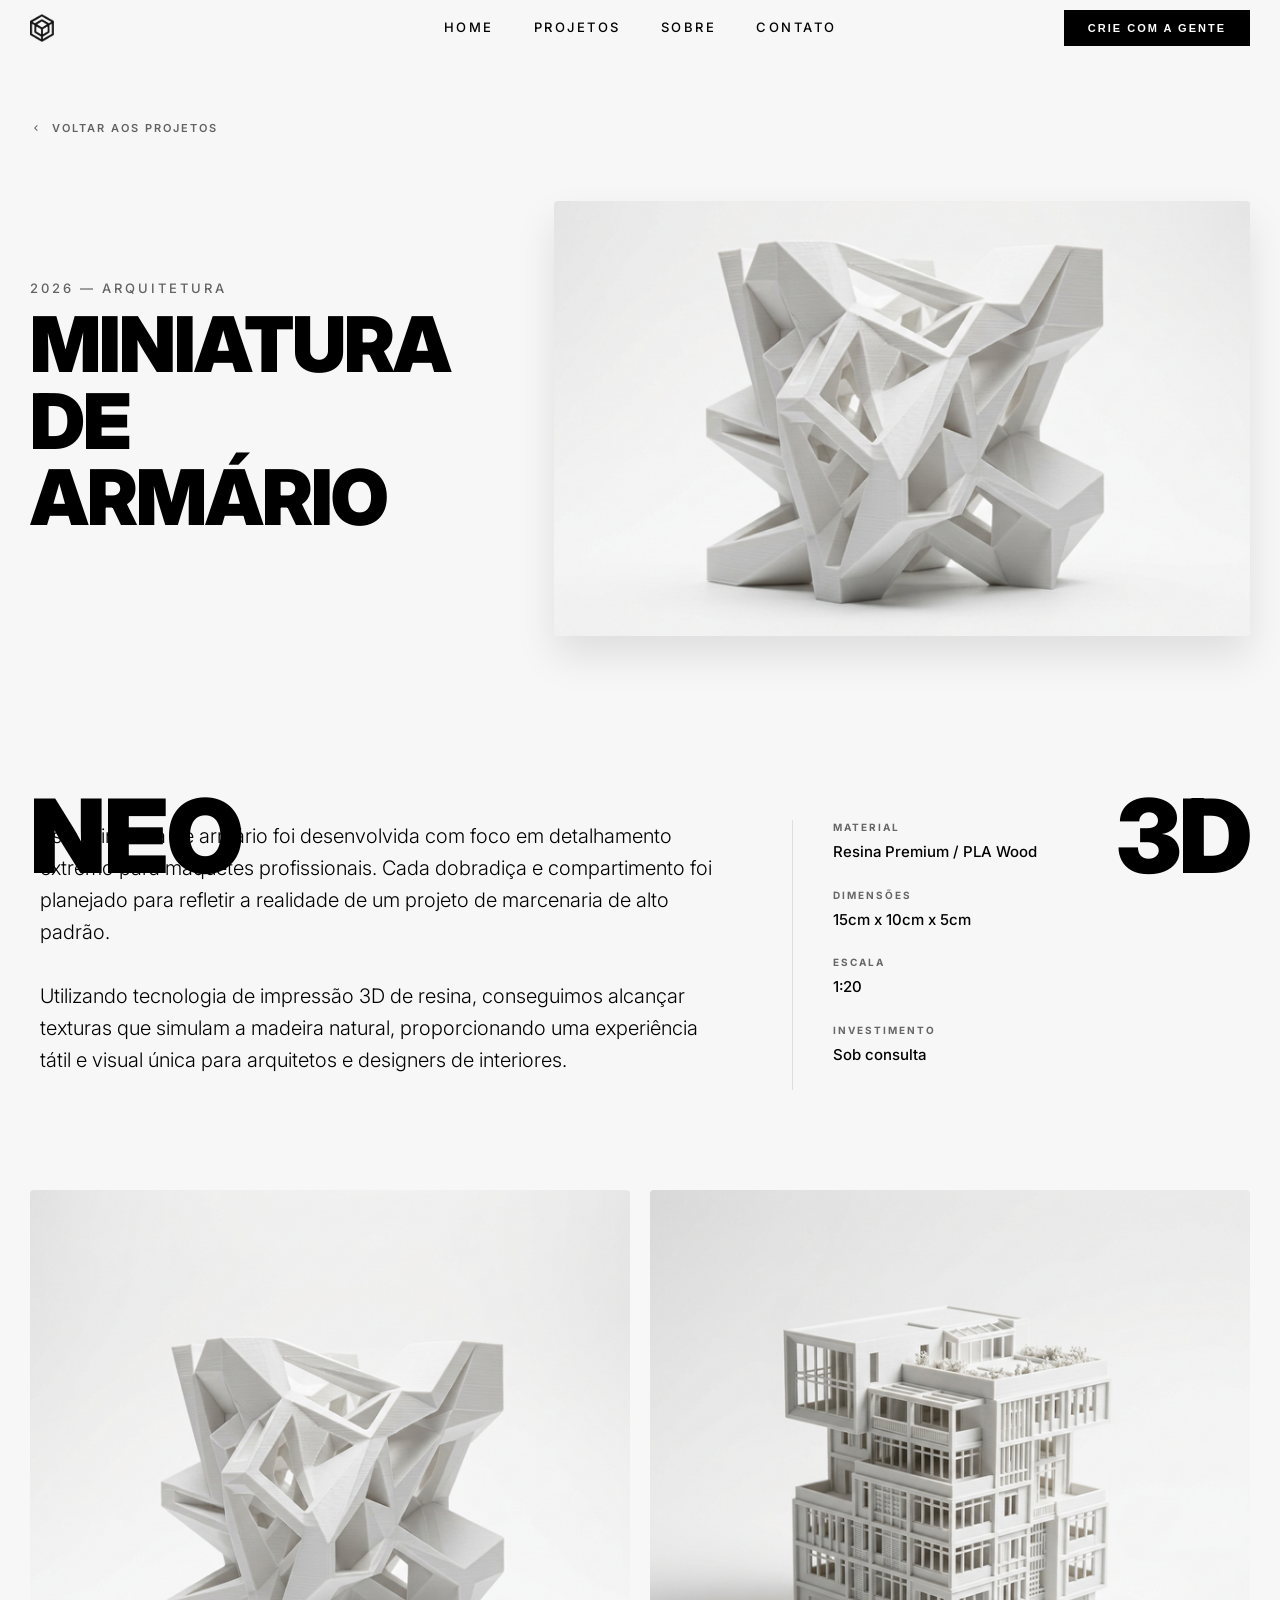
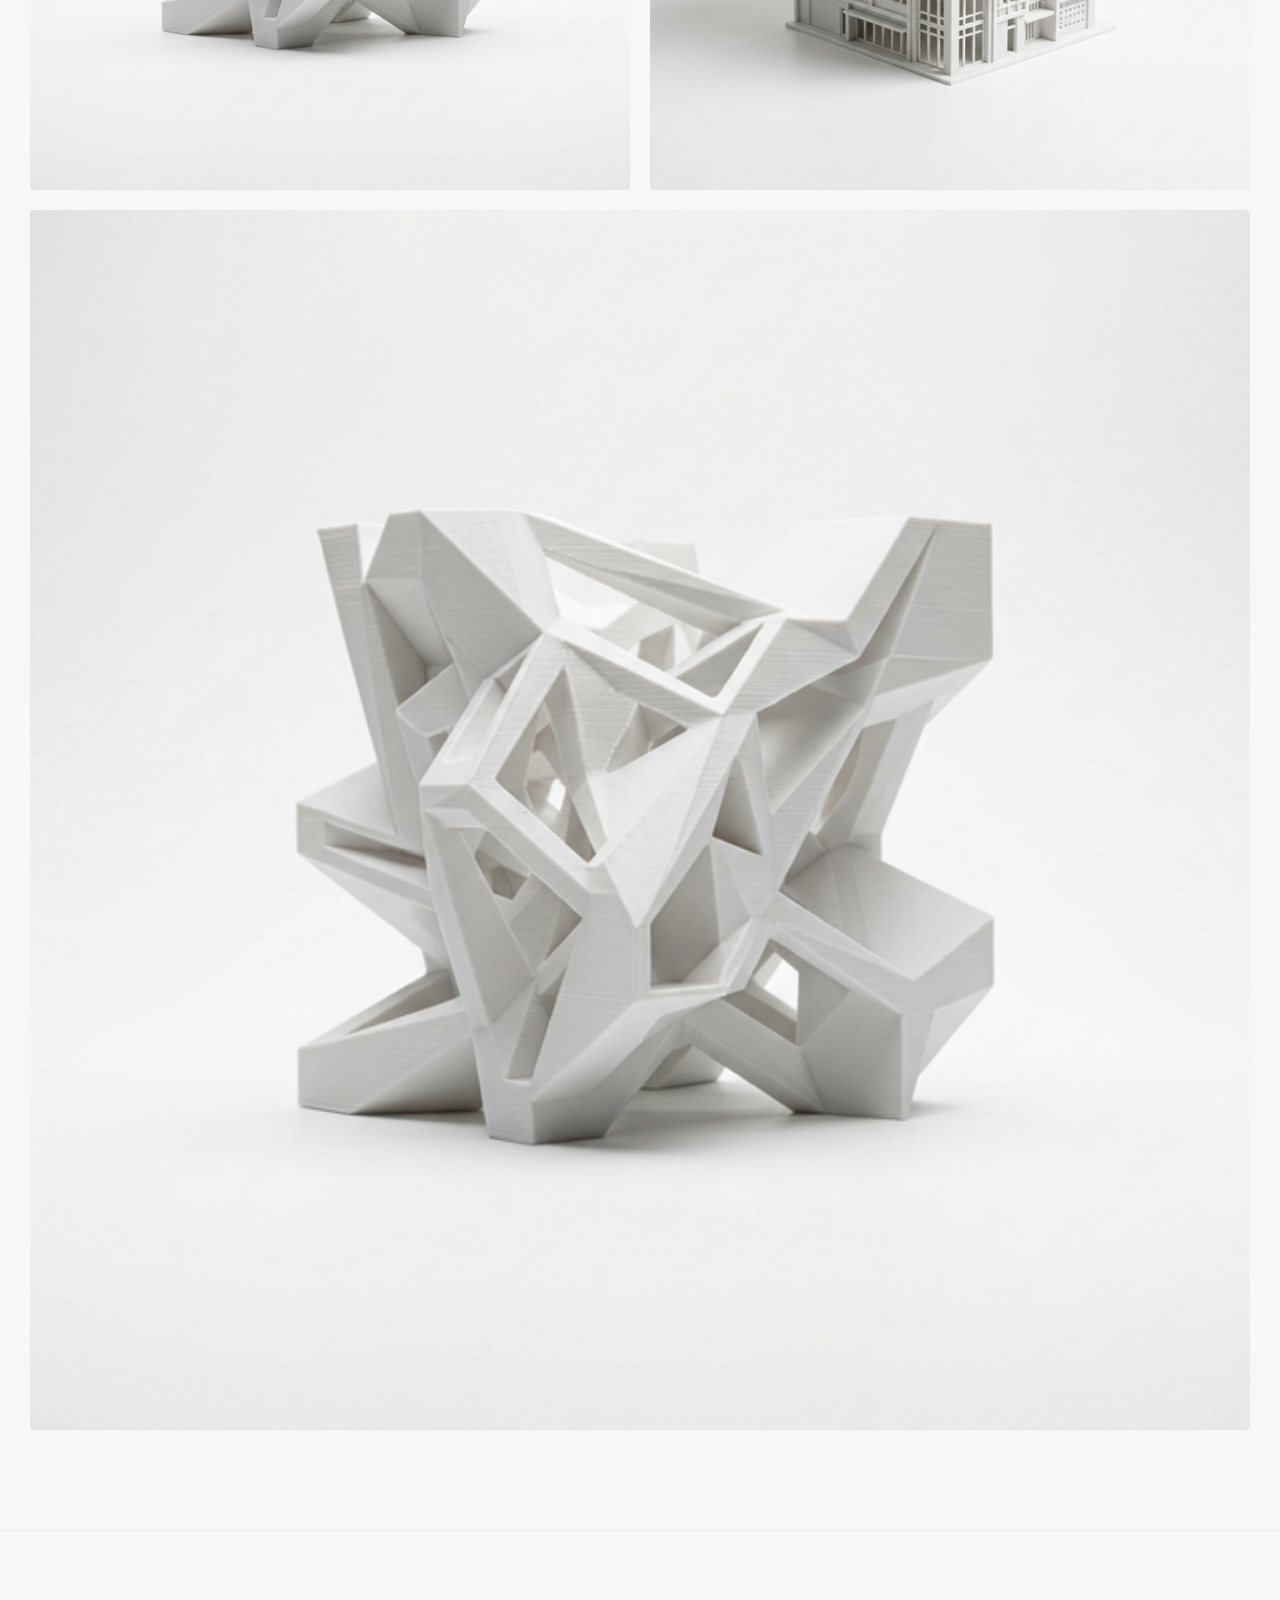
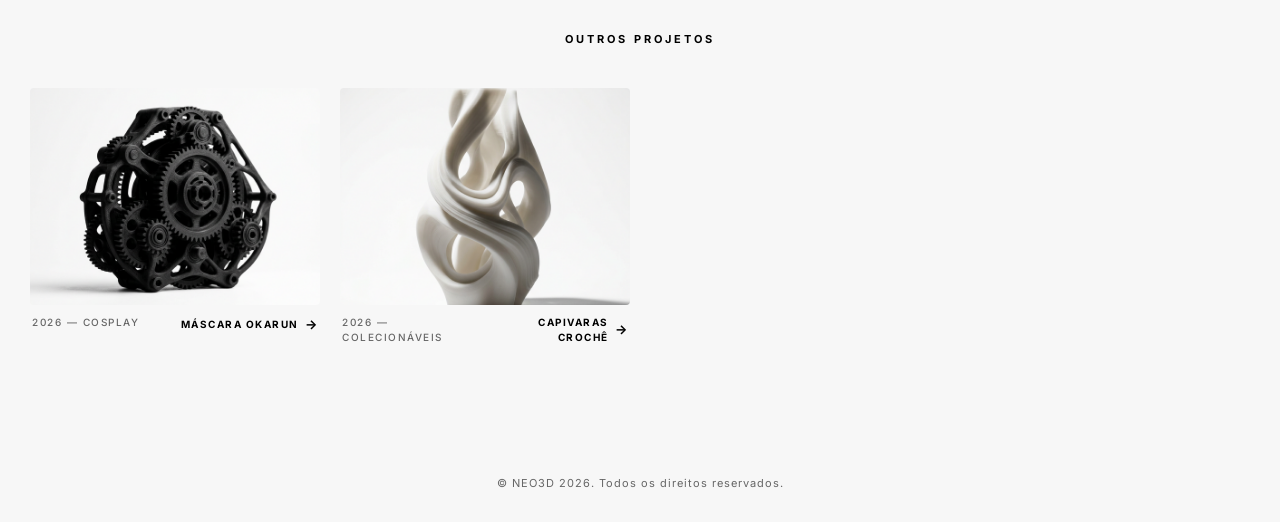
<file: detalhes/miniatura-armario.html>
<!DOCTYPE html>
<html lang="pt-BR">

<head>
    <meta charset="UTF-8">
    <meta name="viewport" content="width=device-width, initial-scale=1.0">
    <meta name="description" content="NEO3D — Detalhes da Miniatura de Armário 3D. Peças premium com precisão e design.">
    <title>NEO3D | Miniatura de Armário</title>
    <link rel="stylesheet" href="../styles.css">
</head>

<body>

    <!-- ─── Header ─── -->
    <header class="header" id="header">
        <a href="../index.html" class="header__logo">
            <img src="../assets/images/logo.png" alt="NEO3D Logo" class="logo-img">
        </a>

        <nav class="header__nav" id="desktopNav">
            <a href="../index.html">HOME</a>
            <a href="../projetos.html">PROJETOS</a>
            <a href="../sobre.html">SOBRE</a>
            <a href="../contato.html">CONTATO</a>
        </nav>

        <div class="header__right">
            <button class="header__cta" onclick="window.location.href='../contato.html'">CRIE COM A GENTE</button>
            <div class="header__hamburger" id="hamburger">
                <span></span>
                <span></span>
                <span></span>
            </div>
        </div>
    </header>

    <!-- ─── Mobile Menu Overlay ─── -->
    <div class="menu-overlay" id="menuOverlay">
        <a href="../index.html">Home</a>
        <a href="../projetos.html">Projetos</a>
        <a href="../sobre.html">Sobre</a>
        <a href="../contato.html">Contato</a>
    </div>

    <!-- ─── Project Detail Content ─── -->
    <main>
        <section class="project-head">
            <a href="../projetos.html" class="project-head__link-back">
                <svg viewBox="0 0 24 24"><path d="M8.59 16.59L13.17 12 8.59 7.41 10 6l6 6-6 6-1.41-1.41z"/></svg>
                Voltar aos projetos
            </a>
            <div class="project-head__container">
                <div class="project-head__grid">
                    <div class="project-head__content reveal">
                        <div class="project-head__meta">2026 — ARQUITETURA</div>
                        <h1 class="project-head__title">Miniatura de<br>Armário</h1>
                    </div>
                    <div class="project-head__image-wrapper reveal">
                        <img src="../assets/images/piece-1.png" alt="Miniatura de Armário" class="project-head__image">
                    </div>
                </div>
            </div>
        </section>

        <section class="module-description">
            <div class="module-description__container">
                <div class="module-description__grid">
                    <div class="module-description__text reveal">
                        <p>
                            Esta miniatura de armário foi desenvolvida com foco em detalhamento extremo para maquetes profissionais. 
                            Cada dobradiça e compartimento foi planejado para refletir a realidade de um projeto de marcenaria de alto padrão.
                        </p>
                        <br>
                        <p>
                            Utilizando tecnologia de impressão 3D de resina, conseguimos alcançar texturas que simulam a madeira natural, 
                            proporcionando uma experiência tátil e visual única para arquitetos e designers de interiores.
                        </p>
                    </div>
                    <div class="module-description__specs reveal">
                        <div class="spec-item">
                            <span class="spec-label">Material</span>
                            <span class="spec-value">Resina Premium / PLA Wood</span>
                        </div>
                        <div class="spec-item">
                            <span class="spec-label">Dimensões</span>
                            <span class="spec-value">15cm x 10cm x 5cm</span>
                        </div>
                        <div class="spec-item">
                            <span class="spec-label">Escala</span>
                            <span class="spec-value">1:20</span>
                        </div>
                        <div class="spec-item">
                            <span class="spec-label">Investimento</span>
                            <span class="spec-value">Sob consulta</span>
                        </div>
                    </div>
                </div>
            </div>
        </section>

        <section class="module-gallery">
            <div class="module-gallery__grid">
                <div class="module-gallery__item reveal">
                    <img src="../assets/images/piece-1.png" alt="Detalhe 1">
                </div>
                <div class="module-gallery__item reveal">
                    <img src="../assets/images/piece-5.png" alt="Detalhe 2">
                </div>
                <div class="module-gallery__item module-gallery__item--full reveal">
                    <img src="../assets/images/piece-1.png" alt="Visão Geral">
                </div>
            </div>
        </section>

        <section class="project-similar">
            <h3 class="project-similar__title">OUTROS PROJETOS</h3>
            <div class="projects-grid">
                <!-- Simulating a small grid of other projects -->
                <div class="project-card reveal" onclick="window.location.href='mascara-okarun.html'">
                    <div class="project-card__image-wrapper">
                        <img src="../assets/images/piece-2.png" alt="Máscara Okarun">
                    </div>
                    <div class="project-card__meta">
                        <span class="project-card__info">2026 — COSPLAY</span>
                        <span class="project-card__title">MÁSCARA OKARUN <span class="arrow">→</span></span>
                    </div>
                </div>
                <div class="project-card reveal" onclick="window.location.href='capivaras-croche.html'">
                    <div class="project-card__image-wrapper">
                        <img src="../assets/images/piece-3.png" alt="Capivaras Crochê 3D">
                    </div>
                    <div class="project-card__meta">
                        <span class="project-card__info">2026 — COLECIONÁVEIS</span>
                        <span class="project-card__title">CAPIVARAS CROCHÊ <span class="arrow">→</span></span>
                    </div>
                </div>
            </div>
        </section>
    </main>

    <!-- ─── Footer Framing ─── -->
    <div class="footer-frame">
        <span class="footer-frame__text">NEO</span>
        <span class="footer-frame__text">3D</span>
    </div>

    <!-- ─── Footer ─── -->
    <footer class="footer">
        © NEO3D 2026. Todos os direitos reservados.
    </footer>

    <script src="../script.js"></script>
</body>

</html>
</file>
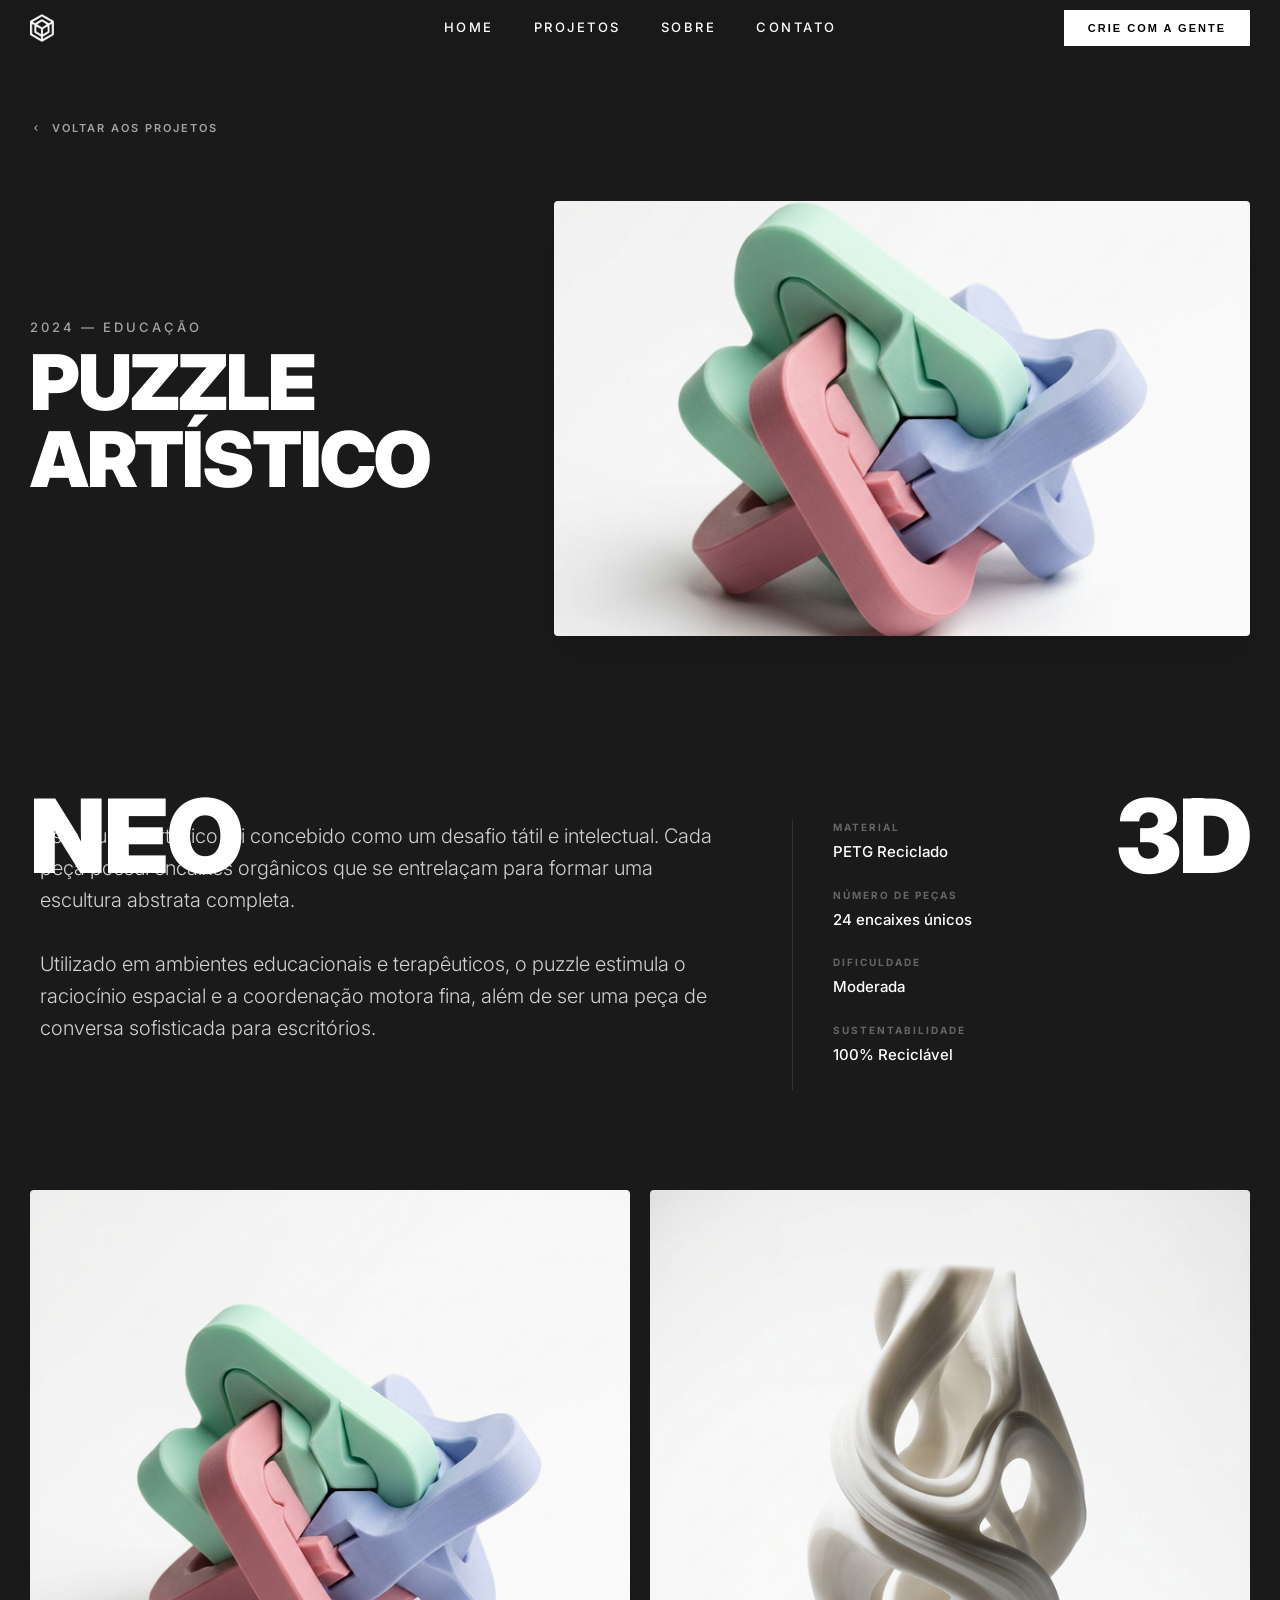
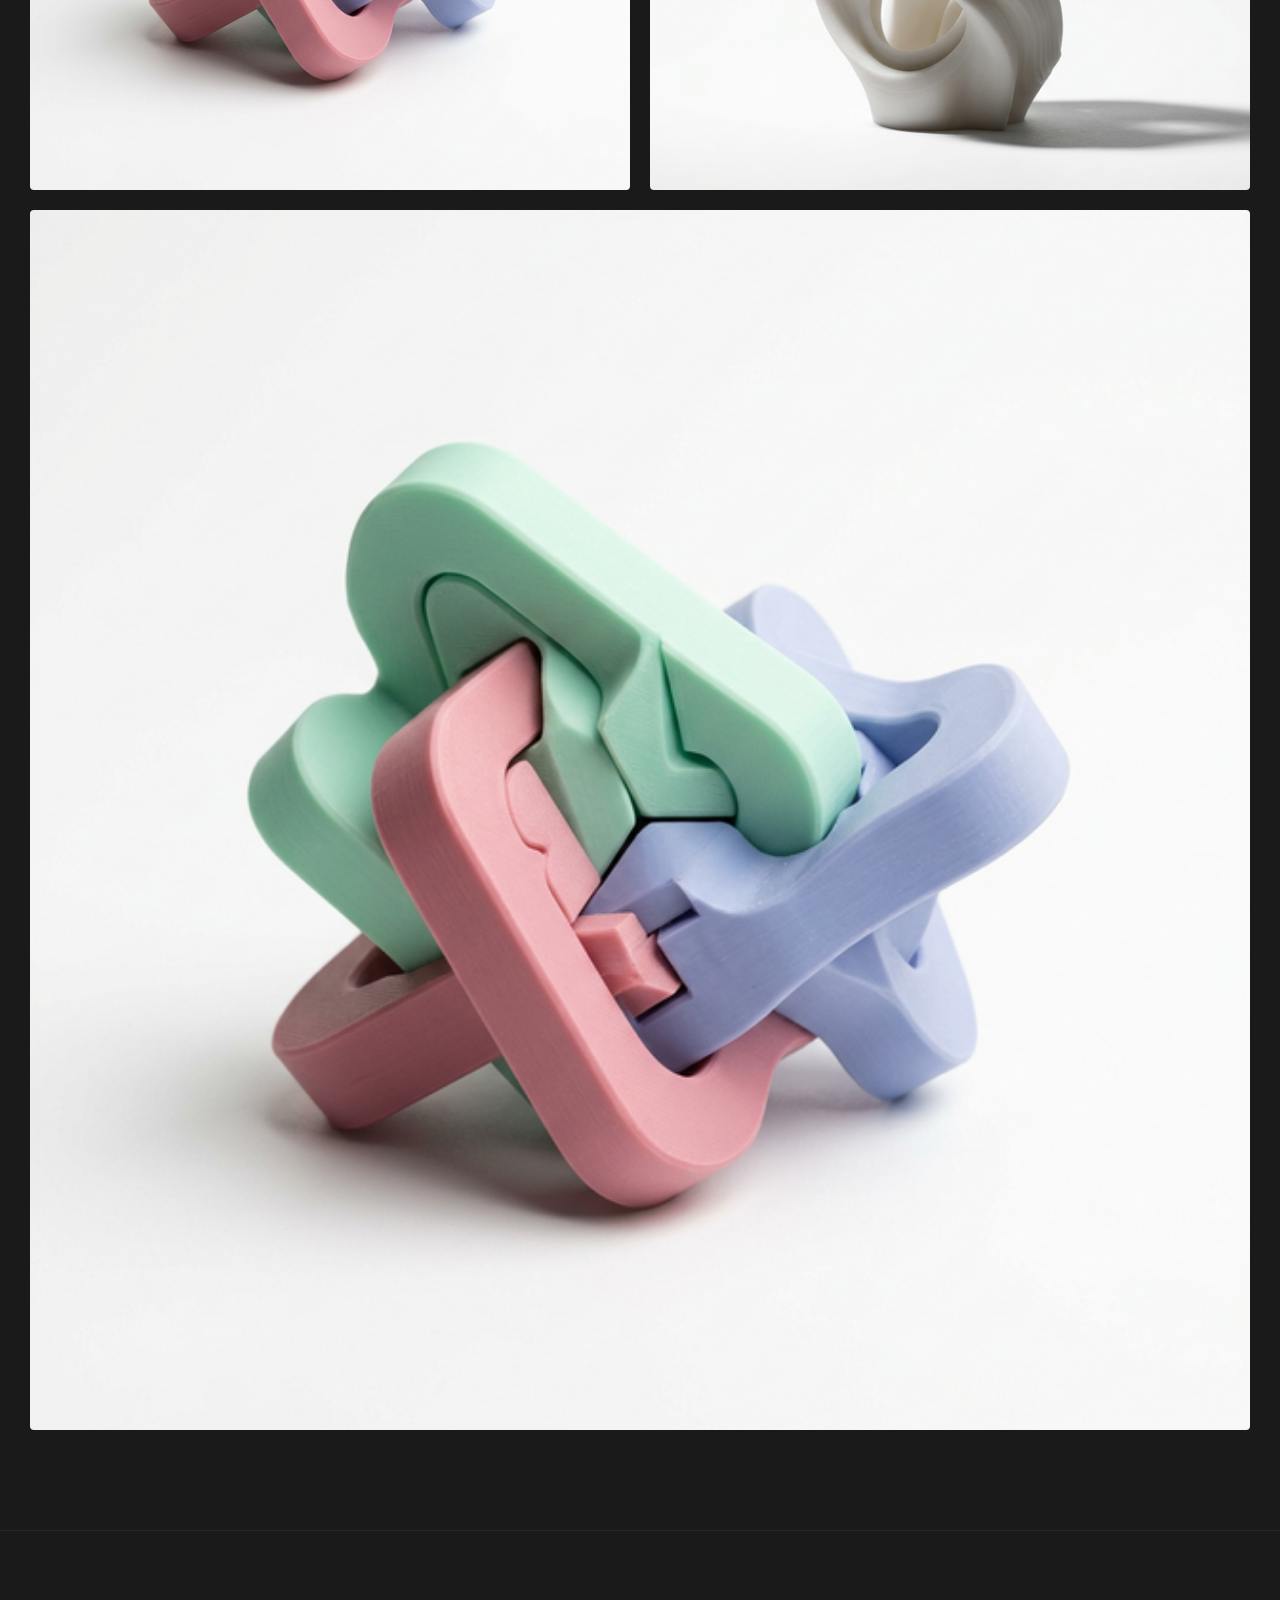
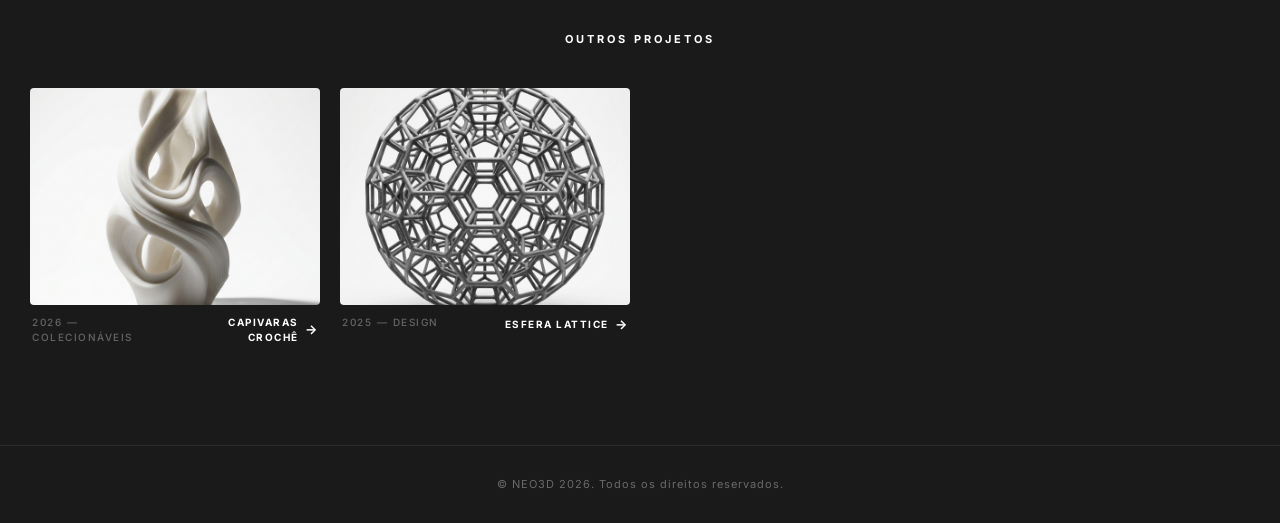
<file: detalhes/puzzle-artistico.html>
<!DOCTYPE html>
<html lang="pt-BR">

<head>
    <meta charset="UTF-8">
    <meta name="viewport" content="width=device-width, initial-scale=1.0">
    <meta name="description" content="NEO3D — Detalhes do Puzzle Artístico 3D. Peças premium com precisão e design.">
    <title>NEO3D | Puzzle Artístico</title>
    <link rel="stylesheet" href="../styles.css">
</head>

<body class="page-dark">

    <!-- ─── Header ─── -->
    <header class="header header--dark" id="header">
        <a href="../index.html" class="header__logo">
            <img src="../assets/images/logo_branca.png" alt="NEO3D Logo" class="logo-img">
        </a>

        <nav class="header__nav" id="desktopNav">
            <a href="../index.html">HOME</a>
            <a href="../projetos.html">PROJETOS</a>
            <a href="../sobre.html">SOBRE</a>
            <a href="../contato.html">CONTATO</a>
        </nav>

        <div class="header__right">
            <button class="header__cta" onclick="window.location.href='../contato.html'">CRIE COM A GENTE</button>
            <div class="header__hamburger" id="hamburger">
                <span></span>
                <span></span>
                <span></span>
            </div>
        </div>
    </header>

    <!-- ─── Mobile Menu Overlay ─── -->
    <div class="menu-overlay" id="menuOverlay">
        <a href="../index.html">Home</a>
        <a href="../projetos.html">Projetos</a>
        <a href="../sobre.html">Sobre</a>
        <a href="../contato.html">Contato</a>
    </div>

    <!-- ─── Project Detail Content ─── -->
    <main>
        <section class="project-head">
            <a href="../projetos.html" class="project-head__link-back">
                <svg viewBox="0 0 24 24"><path d="M8.59 16.59L13.17 12 8.59 7.41 10 6l6 6-6 6-1.41-1.41z"/></svg>
                Voltar aos projetos
            </a>
            <div class="project-head__container">
                <div class="project-head__grid">
                    <div class="project-head__content reveal">
                        <div class="project-head__meta">2024 — EDUCAÇÃO</div>
                        <h1 class="project-head__title">Puzzle<br>Artístico</h1>
                    </div>
                    <div class="project-head__image-wrapper reveal">
                        <img src="../assets/images/piece-6.png" alt="Puzzle Artístico" class="project-head__image">
                    </div>
                </div>
            </div>
        </section>

        <section class="module-description">
            <div class="module-description__container">
                <div class="module-description__grid">
                    <div class="module-description__text reveal">
                        <p>
                            Este puzzle artístico foi concebido como um desafio tátil e intelectual. 
                            Cada peça possui encaixes orgânicos que se entrelaçam para formar uma escultura abstrata completa.
                        </p>
                        <br>
                        <p>
                            Utilizado em ambientes educacionais e terapêuticos, o puzzle estimula o raciocínio espacial 
                            e a coordenação motora fina, além de ser uma peça de conversa sofisticada para escritórios.
                        </p>
                    </div>
                    <div class="module-description__specs reveal">
                        <div class="spec-item">
                            <span class="spec-label">Material</span>
                            <span class="spec-value">PETG Reciclado</span>
                        </div>
                        <div class="spec-item">
                            <span class="spec-label">Número de Peças</span>
                            <span class="spec-value">24 encaixes únicos</span>
                        </div>
                        <div class="spec-item">
                            <span class="spec-label">Dificuldade</span>
                            <span class="spec-value">Moderada</span>
                        </div>
                        <div class="spec-item">
                            <span class="spec-label">Sustentabilidade</span>
                            <span class="spec-value">100% Reciclável</span>
                        </div>
                    </div>
                </div>
            </div>
        </section>

        <section class="module-gallery">
            <div class="module-gallery__grid">
                <div class="module-gallery__item reveal">
                    <img src="../assets/images/piece-6.png" alt="Detalhe 1">
                </div>
                <div class="module-gallery__item reveal">
                    <img src="../assets/images/piece-3.png" alt="Detalhe 2">
                </div>
                <div class="module-gallery__item module-gallery__item--full reveal">
                    <img src="../assets/images/piece-6.png" alt="Visão Geral">
                </div>
            </div>
        </section>

        <section class="project-similar">
            <h3 class="project-similar__title">OUTROS PROJETOS</h3>
            <div class="projects-grid">
                <div class="project-card reveal" onclick="window.location.href='capivaras-croche.html'">
                    <div class="project-card__image-wrapper">
                        <img src="../assets/images/piece-3.png" alt="Capivaras Crochê 3D">
                    </div>
                    <div class="project-card__meta">
                        <span class="project-card__info">2026 — COLECIONÁVEIS</span>
                        <span class="project-card__title">CAPIVARAS CROCHÊ <span class="arrow">→</span></span>
                    </div>
                </div>
                <div class="project-card reveal" onclick="window.location.href='esfera-lattice.html'">
                    <div class="project-card__image-wrapper">
                        <img src="../assets/images/piece-4.png" alt="Esfera Lattice">
                    </div>
                    <div class="project-card__meta">
                        <span class="project-card__info">2025 — DESIGN</span>
                        <span class="project-card__title">ESFERA LATTICE <span class="arrow">→</span></span>
                    </div>
                </div>
            </div>
        </section>
    </main>

    <!-- ─── Footer Framing ─── -->
    <div class="footer-frame">
        <span class="footer-frame__text footer-frame__text--dark">NEO</span>
        <span class="footer-frame__text footer-frame__text--dark">3D</span>
    </div>

    <!-- ─── Footer ─── -->
    <footer class="footer">
        © NEO3D 2026. Todos os direitos reservados.
    </footer>

    <script src="../script.js"></script>
</body>

</html>
</file>
<file: styles.css>
/* ═══════════════════════════════════════════════════
   NEO3D — Design System (CARGO Architecture Style)
   ═══════════════════════════════════════════════════ */

/* ── Google Fonts ── */
@import url('https://fonts.googleapis.com/css2?family=Inter:wght@300;400;500;600;700;900&display=swap');

/* ── Reset & Base ── */
*,
*::before,
*::after {
    margin: 0;
    padding: 0;
    box-sizing: border-box;
}

:root {
    --bg-light: #F7F7F7;
    --bg-dark: #1a1a1a;
    --text-primary: #000000;
    --text-inverse: #FFFFFF;
    --text-muted: #666666;
    --accent: #000000;
    --font: 'Inter', -apple-system, BlinkMacSystemFont, sans-serif;
    --transition: 400ms ease;
    --grid-gap: 20px;
    --header-height: 60px;
}

html {
    scroll-behavior: smooth;
    font-size: 16px;
}

body {
    font-family: var(--font);
    background-color: var(--bg-light);
    color: var(--text-primary);
    line-height: 1.5;
    overflow-x: hidden;
    opacity: 0;
    transition: opacity 600ms ease;
}

body.loaded {
    opacity: 1;
}

body.fade-out {
    opacity: 0;
    transition: opacity 400ms ease;
}

a {
    text-decoration: none;
    color: inherit;
    transition: opacity var(--transition);
}

a:hover {
    opacity: 0.6;
}

img {
    display: block;
    width: 100%;
    height: auto;
}

/* ═══════════════════════════════════════
   HEADER — Desktop: inline nav center
   Mobile: logo + hamburger
   ═══════════════════════════════════════ */

.header {
    position: fixed;
    top: 0;
    left: 0;
    width: 100%;
    z-index: 1000;
    padding: 18px 30px;
    display: flex;
    align-items: center;
    justify-content: center;
    background: rgba(247, 247, 247, 0.92);
    backdrop-filter: blur(12px);
    -webkit-backdrop-filter: blur(12px);
}

.header--dark {
    background: rgba(26, 26, 26, 0.92);
}

.header__logo {
    position: absolute;
    left: 30px;
    display: flex;
    align-items: center;
}

.logo-img {
    height: 28px;
    width: auto;
    object-fit: contain;
}

.header__nav {
    display: flex;
    gap: 40px;
    align-items: center;
}

.header__nav a {
    font-size: 13px;
    font-weight: 500;
    letter-spacing: 2.5px;
    text-transform: uppercase;
    transition: opacity var(--transition);
    position: relative;
}

.header__nav a::after {
    content: '';
    position: absolute;
    bottom: -4px;
    left: 0;
    width: 0;
    height: 1px;
    background: currentColor;
    transition: width var(--transition);
}

.header__nav a:hover::after,
.header__nav a.active::after {
    width: 100%;
}

.header__nav a:hover {
    opacity: 1;
}

.header__right {
    position: absolute;
    right: 30px;
    display: flex;
    align-items: center;
    gap: 20px;
}

.header__cta {
    font-size: 11px;
    font-weight: 600;
    letter-spacing: 2px;
    text-transform: uppercase;
    padding: 12px 24px;
    background: var(--text-primary);
    color: var(--text-inverse);
    border: none;
    cursor: pointer;
    transition: all var(--transition);
}

.header--dark .header__cta {
    background: var(--text-inverse);
    color: var(--text-primary);
}

.header__cta:hover {
    transform: scale(1.03);
    opacity: 0.9;
}

/* Hamburger — hidden on desktop */
.header__hamburger {
    display: none;
    flex-direction: column;
    justify-content: center;
    gap: 5px;
    width: 30px;
    height: 30px;
    cursor: pointer;
    z-index: 1100;
}

.header__hamburger span {
    display: block;
    width: 100%;
    height: 2px;
    background: var(--text-primary);
    transition: all 300ms ease;
    transform-origin: center;
}

.header--dark .header__hamburger span {
    background: var(--text-inverse);
}

.header__hamburger.active span:nth-child(1) {
    transform: rotate(45deg) translate(5px, 5px);
}

.header__hamburger.active span:nth-child(2) {
    opacity: 0;
}

.header__hamburger.active span:nth-child(3) {
    transform: rotate(-45deg) translate(5px, -5px);
}

/* ═══════════════════════════════
   MENU OVERLAY — Mobile fullscreen
   ═══════════════════════════════ */

.menu-overlay {
    position: fixed;
    top: 0;
    left: 0;
    width: 100%;
    height: 100%;
    background: rgba(20, 20, 20, 0.97);
    z-index: 1050;
    display: flex;
    flex-direction: column;
    align-items: center;
    justify-content: center;
    gap: 12px;
    opacity: 0;
    visibility: hidden;
    transition: opacity 400ms ease, visibility 400ms ease;
}

.menu-overlay.active {
    opacity: 1;
    visibility: visible;
}

.menu-overlay a {
    font-size: 32px;
    font-weight: 400;
    color: var(--text-inverse);
    letter-spacing: 1px;
    transform: translateY(20px);
    opacity: 0;
    transition: transform 400ms ease, opacity 400ms ease, color 300ms ease;
}

.menu-overlay.active a {
    transform: translateY(0);
    opacity: 1;
}

.menu-overlay.active a:nth-child(1) {
    transition-delay: 100ms;
}

.menu-overlay.active a:nth-child(2) {
    transition-delay: 200ms;
}

.menu-overlay.active a:nth-child(3) {
    transition-delay: 300ms;
}

.menu-overlay.active a:nth-child(4) {
    transition-delay: 400ms;
}

.menu-overlay a:hover {
    opacity: 0.5;
}

/* ═══════════════════════════════
   HERO — Infinite Carousel
   ═══════════════════════════════ */

.hero {
    min-height: 100vh;
    display: flex;
    align-items: center;
    justify-content: center;
    padding: calc(var(--header-height) + 60px) 0 120px;
    position: relative;
    overflow: hidden;
}

.hero__gallery {
    width: 100%;
    overflow: hidden;
    position: relative;
}

.hero__track {
    display: flex;
    gap: 24px;
    width: max-content;
}

.hero__item {
    flex: 0 0 auto;
    width: 570px;
    position: relative;
    cursor: pointer;
}

.hero__item-img {
    overflow: hidden;
    border-radius: 4px;
}

.hero__item img {
    width: 100%;
    aspect-ratio: 4 / 3;
    object-fit: cover;
    transition: transform 600ms ease, filter 400ms ease;
    display: block;
}

.hero__item:hover img {
    transform: scale(1.04);
    filter: brightness(1.05);
}

.hero__item-info {
    display: flex;
    justify-content: space-between;
    align-items: center;
    padding: 12px 4px 0;
}

.hero__item-title {
    font-size: 11px;
    font-weight: 600;
    letter-spacing: 2px;
    text-transform: uppercase;
}

.hero__item-arrow {
    font-size: 14px;
    transition: transform 300ms ease;
}

.hero__item:hover .hero__item-arrow {
    transform: translateX(4px);
}

/* ═══════════════════════════════
   FOOTER FRAMING — "NEO" / "3D"
   ═══════════════════════════════ */

.footer-frame {
    position: fixed;
    bottom: 0;
    left: 0;
    width: 100%;
    display: flex;
    justify-content: space-between;
    align-items: center;
    padding: 20px 30px;
    pointer-events: none;
    z-index: 10;
}

.footer-frame__text {
    font-weight: 900;
    font-size: clamp(60px, 8vw, 110px);
    line-height: 0.85;
    letter-spacing: -2px;
    color: #000000;
    opacity: 1;
    user-select: none;
}

.footer-frame__text--dark {
    color: var(--text-inverse);
}

/* ═══════════════════════════════
   PROJECTS GRID
   ═══════════════════════════════ */

.projects-page {
    padding: calc(var(--header-height) + 40px) 20px 100px;
    min-height: 100vh;
}

.projects-controls {
    display: flex;
    align-items: center;
    gap: 16px;
    margin-bottom: 40px;
    padding: 0 10px;
}

.projects-controls__toggle {
    display: flex;
    border: 1.5px solid #ccc;
    border-radius: 4px;
    overflow: hidden;
}

.projects-controls__btn {
    padding: 6px 14px;
    font-size: 11px;
    font-weight: 600;
    letter-spacing: 1.5px;
    text-transform: uppercase;
    background: transparent;
    border: none;
    cursor: pointer;
    font-family: var(--font);
    transition: all 200ms ease;
}

.projects-controls__btn.active {
    background: var(--text-primary);
    color: var(--text-inverse);
}

.projects-controls__filter {
    font-size: 11px;
    font-weight: 500;
    letter-spacing: 1.5px;
    text-transform: uppercase;
    background: transparent;
    border: none;
    cursor: pointer;
    font-family: var(--font);
    display: flex;
    align-items: center;
    gap: 6px;
}

.projects-grid {
    display: grid;
    grid-template-columns: repeat(4, 1fr);
    gap: var(--grid-gap);
    max-width: 1500px;
    margin: 0 auto;
}

.project-card {
    position: relative;
    overflow: hidden;
    cursor: pointer;
}

.project-card__image-wrapper {
    overflow: hidden;
    border-radius: 4px;
    position: relative;
}

.project-card__image-wrapper img {
    width: 100%;
    aspect-ratio: 4 / 3;
    object-fit: cover;
    transition: transform 600ms ease, filter 400ms ease;
}

.project-card:hover .project-card__image-wrapper img {
    transform: scale(1.04);
    filter: brightness(1.06);
}

.project-card__meta {
    display: flex;
    justify-content: space-between;
    align-items: flex-start;
    padding: 10px 2px 0;
    gap: 8px;
}

.project-card__info {
    font-size: 10px;
    font-weight: 500;
    letter-spacing: 1.5px;
    text-transform: uppercase;
    color: var(--text-muted);
}

.project-card__title {
    font-size: 10px;
    font-weight: 700;
    letter-spacing: 1.5px;
    text-transform: uppercase;
    text-align: right;
    display: flex;
    align-items: center;
    gap: 6px;
}

.project-card__title .arrow {
    transition: transform 300ms ease;
    font-size: 13px;
}

.project-card:hover .project-card__title .arrow {
    transform: translateX(4px);
}

/* Scroll Reveal */
.reveal {
    opacity: 0;
    transform: translateY(30px);
    transition: opacity 600ms ease, transform 600ms ease;
}

.reveal.visible {
    opacity: 1;
    transform: translateY(0);
}

/* ═══════════════════════════════
   ABOUT PAGE — Dark theme
   ═══════════════════════════════ */

.page-dark {
    background-color: var(--bg-dark);
    color: var(--text-inverse);
    min-height: 100vh;
}

.about-page {
    padding: calc(var(--header-height) + 80px) 40px 100px;
    max-width: 1200px;
    margin: 0 auto;
}

.about-grid {
    display: grid;
    grid-template-columns: 1fr 1fr;
    gap: 60px;
    align-items: start;
}

.about-content h1 {
    font-size: clamp(36px, 5vw, 60px);
    font-weight: 900;
    letter-spacing: -1px;
    line-height: 1.05;
    margin-bottom: 40px;
}

.about-content p {
    font-size: 16px;
    font-weight: 300;
    line-height: 1.8;
    color: rgba(255, 255, 255, 0.75);
    margin-bottom: 24px;
}

.about-content .highlight {
    font-weight: 600;
    color: var(--text-inverse);
}

.about-image {
    border-radius: 4px;
    overflow: hidden;
}

.about-image img {
    aspect-ratio: 3 / 4;
    object-fit: cover;
}

.about-stats {
    display: grid;
    grid-template-columns: repeat(3, 1fr);
    gap: 40px;
    margin-top: 80px;
    padding-top: 40px;
    border-top: 1px solid rgba(255, 255, 255, 0.1);
}

.stat {
    text-align: center;
}

.stat__number {
    font-size: 48px;
    font-weight: 900;
    letter-spacing: -2px;
    line-height: 1;
    margin-bottom: 8px;
}

.stat__label {
    font-size: 11px;
    font-weight: 500;
    letter-spacing: 2px;
    text-transform: uppercase;
    color: rgba(255, 255, 255, 0.5);
}

/* ═══════════════════════════════
   CONTACT PAGE — Dark theme
   ═══════════════════════════════ */

.contact-page {
    padding: calc(var(--header-height) + 80px) 40px 100px;
    max-width: 800px;
    margin: 0 auto;
}

.contact-page h1 {
    font-size: clamp(36px, 5vw, 56px);
    font-weight: 900;
    letter-spacing: -1px;
    line-height: 1.05;
    margin-bottom: 16px;
}

.whatsapp-btn-large {
    display: inline-flex;
    align-items: center;
    justify-content: center;
    width: 64px;
    height: 64px;
    border-radius: 50%;
    border: 2px solid var(--text-inverse);
    transition: all var(--transition);
    margin: 8px 0 64px 0;
}

.whatsapp-btn-large svg {
    width: 32px;
    height: 32px;
    fill: var(--text-inverse);
    transition: fill var(--transition);
}

.whatsapp-btn-large:hover {
    background: var(--text-inverse);
    transform: scale(1.05);
}

.whatsapp-btn-large:hover svg {
    fill: var(--bg-dark);
}

.contact-page .subtitle {
    font-size: 16px;
    font-weight: 300;
    color: rgba(255, 255, 255, 0.6);
    margin-bottom: 50px;
    line-height: 1.6;
}

.form-group {
    margin-bottom: 28px;
}

.form-group label {
    display: block;
    font-size: 11px;
    font-weight: 600;
    letter-spacing: 2px;
    text-transform: uppercase;
    margin-bottom: 10px;
    color: rgba(255, 255, 255, 0.6);
}

.form-group input,
.form-group textarea {
    width: 100%;
    padding: 14px 0;
    font-size: 16px;
    font-family: var(--font);
    font-weight: 300;
    background: transparent;
    border: none;
    border-bottom: 1px solid rgba(255, 255, 255, 0.2);
    color: var(--text-inverse);
    outline: none;
    transition: border-color var(--transition);
}

.form-group input:focus,
.form-group textarea:focus {
    border-bottom-color: var(--text-inverse);
}

.form-group textarea {
    resize: vertical;
    min-height: 120px;
}

.form-group input::placeholder,
.form-group textarea::placeholder {
    color: rgba(255, 255, 255, 0.3);
}

.form-submit {
    font-size: 12px;
    font-weight: 600;
    font-family: var(--font);
    letter-spacing: 2.5px;
    text-transform: uppercase;
    padding: 16px 40px;
    background: transparent;
    border: 1.5px solid var(--text-inverse);
    color: var(--text-inverse);
    cursor: pointer;
    transition: all var(--transition);
    margin-top: 10px;
}

.form-submit:hover {
    background: var(--text-inverse);
    color: var(--bg-dark);
    transform: scale(1.02);
}

/* ═══════════════════════════════
   FOOTER — Minimal
   ═══════════════════════════════ */

.footer {
    padding: 30px 30px;
    text-align: center;
    font-size: 11px;
    font-weight: 400;
    letter-spacing: 1px;
    color: var(--text-muted);
}

.page-dark .footer {
    color: rgba(255, 255, 255, 0.35);
    border-top: 1px solid rgba(255, 255, 255, 0.08);
}

/* ═══════════════════════════════
   PROJECT DETAILS (Cargo Style)
   ═══════════════════════════════ */

.project-head {
    padding: calc(var(--header-height) + 60px) 30px 60px;
    background: var(--bg-light);
    min-height: 80vh;
    display: flex;
    flex-direction: column;
}

.page-dark .project-head {
    background: var(--bg-dark);
    color: var(--text-inverse);
}

.project-head__link-back {
    display: inline-flex;
    align-items: center;
    gap: 10px;
    font-size: 11px;
    font-weight: 600;
    letter-spacing: 2px;
    text-transform: uppercase;
    margin-bottom: 40px;
    opacity: 0.6;
    transition: opacity var(--transition);
}

.project-head__link-back:hover {
    opacity: 1;
}

.project-head__link-back svg {
    width: 12px;
    height: 12px;
    fill: currentColor;
    transform: rotate(180deg);
}

.project-head__container {
    flex: 1;
    display: flex;
    align-items: center;
}

.project-head__grid {
    display: grid;
    grid-template-columns: 1fr 1.5fr;
    gap: 60px;
    width: 100%;
    align-items: center;
}

.project-head__title {
    font-size: clamp(40px, 6vw, 80px);
    font-weight: 900;
    line-height: 1;
    letter-spacing: -2px;
    margin-bottom: 20px;
    text-transform: uppercase;
}

.project-head__meta {
    font-size: 13px;
    font-weight: 500;
    letter-spacing: 3px;
    text-transform: uppercase;
    opacity: 0.6;
    margin-bottom: 8px;
}

.project-head__image-wrapper {
    border-radius: 4px;
    overflow: hidden;
    box-shadow: 0 20px 40px rgba(0,0,0,0.1);
}

.project-head__image {
    width: 100%;
    aspect-ratio: 16 / 10;
    object-fit: cover;
}

/* Module Description */
.module-description {
    padding: 100px 30px;
    background: var(--bg-light);
}

.page-dark .module-description {
    background: var(--bg-dark);
}

.module-description__container {
    max-width: 1200px;
    margin: 0 auto;
}

.module-description__grid {
    display: grid;
    grid-template-columns: 1.5fr 1fr;
    gap: 80px;
}

.module-description__text {
    font-size: 20px;
    line-height: 1.6;
    font-weight: 300;
    color: var(--text-primary);
}

.page-dark .module-description__text {
    color: rgba(255,255,255,0.8);
}

.module-description__specs {
    border-left: 1px solid rgba(0,0,0,0.1);
    padding-left: 40px;
}

.page-dark .module-description__specs {
    border-left-color: rgba(255,255,255,0.1);
}

.spec-item {
    margin-bottom: 24px;
}

.spec-label {
    display: block;
    font-size: 10px;
    font-weight: 700;
    letter-spacing: 2px;
    text-transform: uppercase;
    color: var(--text-muted);
    margin-bottom: 4px;
}

.spec-value {
    font-size: 15px;
    font-weight: 500;
}

/* Module Gallery */
.module-gallery {
    padding: 0 30px 100px;
}

.module-gallery__grid {
    display: grid;
    grid-template-columns: 1fr 1fr;
    gap: 20px;
    max-width: 1400px;
    margin: 0 auto;
}

.module-gallery__item {
    border-radius: 4px;
    overflow: hidden;
}

.module-gallery__item--full {
    grid-column: span 2;
}

/* Similar Projects */
.project-similar {
    padding: 100px 30px;
    border-top: 1px solid rgba(0,0,0,0.05);
}

.page-dark .project-similar {
    border-top-color: rgba(255,255,255,0.05);
}

.project-similar__title {
    font-size: 11px;
    font-weight: 700;
    letter-spacing: 3px;
    text-transform: uppercase;
    margin-bottom: 40px;
    text-align: center;
}

@media (max-width: 1024px) {
    .project-head__grid {
        grid-template-columns: 1fr;
        gap: 40px;
    }
    
    .module-description__grid {
        grid-template-columns: 1fr;
        gap: 40px;
    }
    
    .module-description__specs {
        border-left: none;
        padding-left: 0;
        border-top: 1px solid rgba(0,0,0,0.1);
        padding-top: 40px;
    }
}

/* ═══════════════════════════════════════════
   RESPONSIVE — Mobile first breakpoints
   ═══════════════════════════════════════════ */

@media (max-width: 1024px) {
    .projects-grid {
        grid-template-columns: repeat(3, 1fr);
    }

    .hero__item {
        width: 52.5%;
    }
}

@media (max-width: 768px) {

    /* Header: show logo + hamburger, hide inline nav */
    .header {
        justify-content: space-between;
    }

    .header__logo {
        position: static;
    }

    .header__nav {
        display: none;
    }

    .header__hamburger {
        display: flex;
    }

    .header__right {
        position: static;
    }

    .header__cta {
        font-size: 9px;
        padding: 10px 16px;
        letter-spacing: 1.5px;
    }

    /* Hero */
    .hero {
        padding: calc(var(--header-height) + 30px) 0 80px;
        align-items: flex-start;
    }

    .hero__item {
        width: 390px;
    }

    /* Projects */
    .projects-page {
        padding: calc(var(--header-height) + 20px) 16px 80px;
    }

    .projects-grid {
        grid-template-columns: 1fr;
        gap: 24px;
    }

    /* Projects mobile controls */
    .projects-controls {
        position: fixed;
        bottom: 0;
        left: 0;
        width: 100%;
        background: rgba(247, 247, 247, 0.95);
        backdrop-filter: blur(10px);
        padding: 12px 20px;
        justify-content: space-between;
        z-index: 100;
        margin-bottom: 0;
        border-top: 1px solid #e0e0e0;
    }

    /* About */
    .about-page {
        padding: calc(var(--header-height) + 40px) 20px 60px;
    }

    .about-grid {
        grid-template-columns: 1fr;
        gap: 40px;
    }

    .about-stats {
        grid-template-columns: 1fr;
        gap: 30px;
    }

    /* Contact */
    .contact-page {
        padding: calc(var(--header-height) + 40px) 20px 60px;
    }

    /* Footer frame */
    .footer-frame {
        display: none;
    }
}

@media (max-width: 480px) {
    .header__cta {
        display: none;
    }

    .about-content h1 {
        font-size: 32px;
    }

    .contact-page h1 {
        font-size: 32px;
    }

    .stat__number {
        font-size: 36px;
    }
}
</file>
